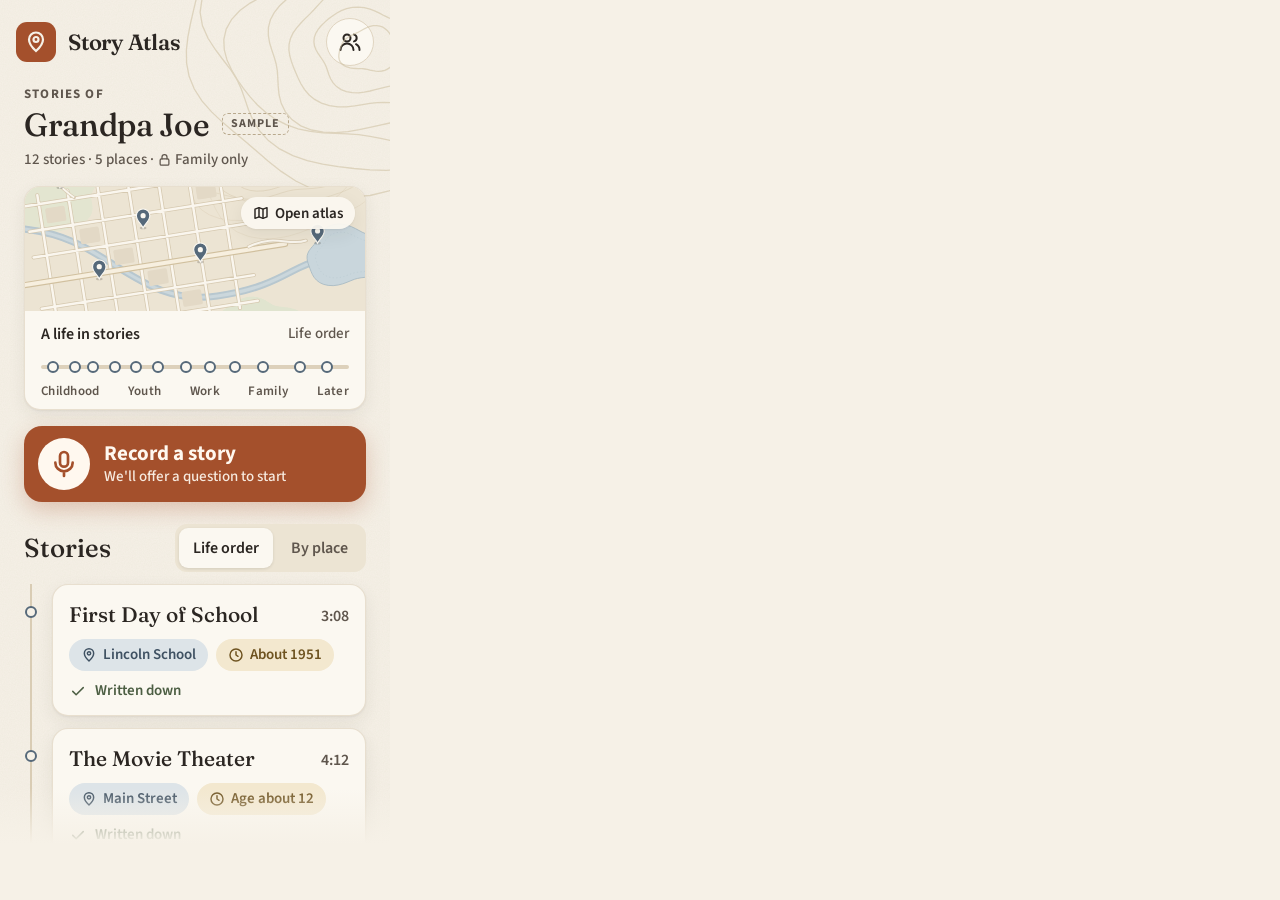
<file: design/html/01-home.html>
<!doctype html><html lang="en"><head><meta charset="utf-8"><title>Home</title><link rel="preconnect" href="https://fonts.googleapis.com"><link href="https://fonts.googleapis.com/css2?family=Fraunces:ital,opsz,wght@0,9..144,400;0,9..144,500;0,9..144,600;1,9..144,400&family=Source+Sans+3:wght@400;500;600;700&display=swap" rel="stylesheet">
<link rel="stylesheet" href="style.css"><style>html,body{width:390px;height:844px;overflow:hidden}</style></head><body><div class="screen paper-bg"><svg style="position:absolute;right:-90px;top:-60px;width:330px;height:300px;opacity:.55" viewBox="0 0 330 300"><path d="M250.3,110.0 L250.3,112.2 L249.8,114.3 L248.9,116.4 L247.7,118.4 L246.4,120.3 L245.0,122.2 L243.4,124.1 L241.7,125.9 L239.7,127.6 L237.4,129.1 L234.8,130.3 L231.9,131.0 L228.8,131.3 L225.7,131.1 L222.8,130.7 L220.0,130.1 L217.4,129.4 L214.9,129.0 L212.3,128.7 L209.5,128.6 L206.5,128.5 L203.3,128.3 L200.0,127.8 L196.9,127.0 L194.1,125.6 L191.8,123.8 L190.1,121.7 L189.2,119.4 L188.8,116.9 L188.9,114.5 L189.3,112.2 L189.8,110.0 L190.5,107.9 L191.2,105.8 L192.1,103.8 L193.2,101.9 L194.6,100.0 L196.4,98.4 L198.4,97.0 L200.6,95.8 L202.9,94.7 L205.1,93.7 L207.4,92.7 L209.5,91.5 L211.8,90.2 L214.3,88.8 L217.0,87.5 L220.0,86.4 L223.3,85.7 L226.6,85.6 L229.9,86.1 L232.9,87.2 L235.4,88.9 L237.5,90.8 L239.2,92.8 L240.6,94.9 L241.9,96.8 L243.2,98.6 L244.6,100.3 L246.1,102.1 L247.6,103.9 L248.9,105.8 L249.9,107.8Z" fill="none" stroke="#cdbf9f" stroke-width="1.3"/><path d="M278.3,110.0 L276.9,114.1 L275.3,118.0 L273.5,121.9 L271.7,125.7 L269.5,129.4 L266.9,132.9 L263.6,136.2 L259.8,139.1 L255.3,141.5 L250.5,143.4 L245.5,144.9 L240.4,146.1 L235.4,147.2 L230.4,148.4 L225.3,149.6 L220.0,151.0 L214.3,152.1 L208.4,152.8 L202.3,152.7 L196.4,151.7 L191.1,149.6 L186.6,146.6 L183.1,142.9 L180.6,138.8 L178.9,134.7 L177.6,130.8 L176.3,127.1 L174.8,123.7 L172.9,120.5 L170.6,117.2 L168.2,113.7 L166.1,110.0 L164.5,106.0 L163.9,101.8 L164.3,97.6 L165.7,93.5 L168.0,89.7 L170.9,86.0 L174.3,82.6 L178.0,79.3 L182.1,76.2 L186.5,73.2 L191.3,70.7 L196.6,68.7 L202.4,67.4 L208.3,67.1 L214.3,67.7 L220.0,69.1 L225.2,71.1 L229.9,73.4 L234.2,75.7 L238.3,77.7 L242.4,79.3 L246.9,80.5 L251.9,81.5 L257.3,82.7 L262.8,84.3 L268.0,86.5 L272.6,89.4 L276.1,93.0 L278.3,97.0 L279.3,101.4 L279.2,105.7Z" fill="none" stroke="#cdbf9f" stroke-width="1.3"/><path d="M302.5,110.0 L303.0,116.0 L303.0,122.1 L302.5,128.3 L301.4,134.7 L299.2,141.0 L295.7,147.0 L290.6,152.4 L284.0,156.9 L276.2,160.1 L267.5,162.0 L258.6,162.9 L249.9,162.9 L241.8,162.6 L234.2,162.4 L227.1,162.7 L220.0,163.4 L212.6,164.6 L204.8,165.9 L196.5,166.8 L187.9,166.8 L179.4,165.6 L171.5,163.1 L164.6,159.4 L158.9,154.7 L154.4,149.4 L150.9,143.8 L148.1,138.1 L145.7,132.5 L143.4,127.0 L141.4,121.4 L139.8,115.8 L138.9,110.0 L139.1,104.2 L140.5,98.4 L143.1,92.9 L146.7,87.8 L150.9,83.0 L155.4,78.4 L160.0,73.9 L164.4,69.3 L168.8,64.4 L173.7,59.2 L179.2,54.1 L185.7,49.4 L193.3,45.5 L201.8,43.0 L210.9,42.2 L220.0,43.2 L228.7,45.7 L236.5,49.4 L243.3,53.8 L249.3,58.2 L254.7,62.5 L260.0,66.2 L265.4,69.5 L271.2,72.5 L277.2,75.7 L283.2,79.1 L288.7,83.1 L293.5,87.7 L297.3,92.9 L299.9,98.4 L301.6,104.1Z" fill="none" stroke="#cdbf9f" stroke-width="1.3"/><path d="M335.1,110.0 L330.7,118.0 L325.3,125.3 L319.6,132.1 L314.1,138.5 L308.7,144.7 L303.5,150.8 L297.9,156.8 L291.7,162.4 L284.6,167.6 L276.7,172.0 L268.0,175.7 L258.8,178.5 L249.4,180.9 L239.8,183.0 L230.1,185.1 L220.0,187.4 L209.3,189.6 L197.8,191.6 L185.7,192.6 L173.4,192.2 L161.5,190.0 L150.8,185.8 L141.9,179.6 L135.4,171.9 L131.2,163.3 L129.0,154.5 L128.2,145.9 L127.8,137.9 L127.3,130.6 L126.1,123.7 L124.1,116.9 L121.8,110.0 L119.6,102.8 L118.3,95.2 L118.4,87.5 L120.4,79.8 L124.2,72.6 L129.6,65.8 L136.2,59.7 L143.5,54.0 L151.2,48.7 L159.4,43.6 L167.9,38.8 L177.1,34.3 L187.1,30.6 L197.7,28.0 L208.8,26.8 L220.0,27.4 L230.8,29.6 L240.9,33.1 L250.1,37.4 L258.5,41.9 L266.5,46.3 L274.6,50.2 L283.3,53.6 L292.6,56.9 L302.6,60.4 L312.6,64.7 L322.0,70.1 L329.8,76.7 L335.2,84.4 L337.9,92.8 L337.7,101.5Z" fill="none" stroke="#cdbf9f" stroke-width="1.3"/><path d="M347.9,110.0 L347.3,119.2 L346.6,128.4 L346.0,138.0 L345.4,148.0 L344.0,158.5 L341.1,169.2 L336.0,179.6 L328.1,189.1 L317.3,196.8 L304.2,202.2 L289.4,205.0 L274.1,205.4 L259.0,204.0 L244.9,201.5 L231.9,198.7 L220.0,196.3 L208.6,194.7 L197.2,193.8 L185.4,193.4 L173.1,192.8 L160.5,191.4 L148.0,188.8 L136.2,184.7 L125.4,179.2 L115.9,172.5 L107.5,165.0 L100.1,156.9 L93.4,148.3 L87.2,139.5 L81.7,130.1 L77.1,120.3 L74.3,110.0 L73.8,99.5 L76.2,89.1 L81.7,79.3 L89.9,70.6 L100.1,63.1 L111.5,57.0 L123.1,51.8 L134.0,47.1 L144.0,42.3 L153.2,36.8 L162.0,30.7 L171.3,23.9 L181.5,17.2 L193.1,11.2 L206.1,6.7 L220.0,4.4 L234.2,4.5 L248.0,7.1 L260.8,11.6 L272.4,17.5 L282.9,24.0 L292.4,30.7 L301.5,37.4 L310.3,44.0 L318.9,50.6 L327.2,57.6 L334.5,65.2 L340.5,73.5 L344.7,82.3 L347.2,91.5 L348.1,100.8Z" fill="none" stroke="#cdbf9f" stroke-width="1.3"/><path d="M388.2,110.0 L381.0,121.6 L372.4,132.2 L363.7,141.9 L355.8,151.1 L349.0,160.4 L343.1,170.1 L337.3,180.4 L330.6,190.9 L322.3,201.2 L311.9,210.5 L299.2,218.4 L284.7,224.2 L269.0,228.0 L252.6,229.9 L236.2,230.3 L220.0,229.8 L204.0,228.5 L188.2,226.7 L172.6,224.2 L157.3,220.7 L142.8,215.6 L129.6,208.9 L118.4,200.6 L109.5,190.8 L103.0,180.2 L98.4,169.4 L94.8,158.9 L91.3,149.0 L86.9,139.5 L81.0,130.2 L73.6,120.5 L65.6,110.0 L58.0,98.3 L52.4,85.6 L50.1,72.3 L52.0,59.1 L58.3,46.8 L68.6,36.0 L82.0,27.2 L97.4,20.3 L113.5,15.1 L129.6,11.0 L145.2,7.6 L160.3,4.6 L175.1,1.8 L189.9,-0.6 L204.9,-2.0 L220.0,-2.3 L235.0,-1.0 L249.5,1.7 L263.3,5.7 L276.4,10.5 L289.1,15.5 L301.7,20.6 L314.9,25.5 L328.7,30.5 L343.2,36.1 L357.7,42.7 L371.1,50.9 L382.2,60.9 L389.9,72.3 L393.5,84.8 L392.7,97.6Z" fill="none" stroke="#cdbf9f" stroke-width="1.3"/><path d="M419.7,110.0 L419.9,124.4 L416.9,138.6 L410.3,152.2 L400.1,164.5 L386.8,175.2 L371.4,184.0 L355.3,191.2 L339.5,197.3 L324.7,203.3 L311.1,209.7 L298.4,217.2 L285.6,225.8 L271.8,234.9 L256.4,243.6 L239.0,250.9 L220.0,255.5 L200.2,256.8 L180.7,254.6 L162.3,249.0 L145.8,241.0 L131.2,231.4 L118.3,221.2 L106.5,211.1 L95.1,201.3 L83.7,191.8 L72.4,182.1 L61.6,171.9 L51.9,160.9 L44.3,149.0 L39.1,136.3 L36.6,123.2 L36.4,110.0 L37.9,96.9 L40.4,83.9 L43.4,70.8 L46.6,57.5 L50.5,43.7 L55.7,29.7 L63.2,15.9 L73.8,3.1 L87.8,-7.8 L105.0,-15.9 L124.6,-20.6 L145.3,-21.9 L166.0,-20.2 L185.5,-16.6 L203.5,-12.2 L220.0,-8.2 L235.5,-5.3 L250.9,-3.7 L267.0,-3.2 L284.1,-3.1 L302.2,-2.4 L320.7,-0.2 L338.8,4.1 L355.5,10.9 L370.2,19.9 L382.5,30.6 L392.5,42.6 L400.6,55.3 L407.3,68.5 L412.8,82.0 L417.1,95.8Z" fill="none" stroke="#cdbf9f" stroke-width="1.3"/></svg>
<header class="appbar"><div class="logo"><svg viewBox="0 0 24 24"><path d="M12 21s-7-6.2-7-11.5A7 7 0 0 1 19 9.5C19 14.8 12 21 12 21z"/><circle cx="12" cy="9.5" r="2.5"/></svg></div><span class="wordmark grow">Story Atlas</span><button class="icon-btn outline" aria-label="Family and sharing"><svg class="ico " viewBox="0 0 24 24" aria-hidden="true"><circle cx="9" cy="8" r="3.5"/><path d="M2.5 20a6.5 6.5 0 0 1 13 0M16 4.6a3.5 3.5 0 0 1 0 6.8M18 14.2a6.5 6.5 0 0 1 3.5 5.8"/></svg></button></header>
<section class="pad" style="margin-top:14px;position:relative">
 <div class="t-over">Stories of</div>
 <h1 class="t-h1" style="margin-top:4px">Grandpa Joe <span class="sample" style="margin-left:6px;position:relative;top:-4px">Sample</span></h1>
 <p class="t-caption" style="margin-top:6px">12 stories · 5 places · <svg class="ico sm" style="vertical-align:-3px;width:15px;height:15px" viewBox="0 0 24 24" aria-hidden="true"><rect x="5" y="11" width="14" height="10" rx="2"/><path d="M8 11V8a4 4 0 0 1 8 0v3"/></svg> Family only</p>
</section>
<section class="pad" style="margin-top:16px"><div class="card" style="overflow:hidden">
 <div class="map" style="height:124px"><svg class="mapsvg " viewBox="40 140 760 330" preserveAspectRatio="xMidYMid slice" xmlns="http://www.w3.org/2000/svg"><rect x="-400" y="-300" width="1600" height="1200" fill="#ece4d3"/><path d="M662.2,470.0 L658.1,475.9 L653.2,481.3 L648.1,486.3 L643.1,491.0 L638.1,495.5 L632.9,499.8 L627.2,503.7 L620.6,507.0 L613.2,509.6 L605.2,511.4 L597.1,512.4 L589.1,513.0 L581.6,513.6 L574.5,514.6 L567.5,516.3 L560.0,518.8 L551.7,521.8 L542.1,524.9 L531.6,527.3 L520.4,528.4 L509.4,527.8 L499.6,525.2 L491.7,520.8 L486.2,515.1 L483.1,508.5 L481.9,501.9 L481.8,495.5 L481.9,489.8 L481.5,484.6 L480.2,479.7 L478.2,474.9 L475.8,470.0 L473.9,464.8 L473.2,459.4 L474.0,454.1 L476.5,448.9 L480.6,444.1 L485.8,439.7 L491.5,435.7 L497.5,431.8 L503.5,427.9 L509.6,423.9 L516.2,419.9 L523.6,416.3 L531.9,413.3 L541.0,411.5 L550.5,411.3 L560.0,412.6 L568.8,415.4 L576.6,419.1 L583.2,423.2 L589.2,427.0 L594.9,430.0 L601.3,432.2 L608.8,433.7 L617.7,434.7 L627.7,436.0 L638.1,438.1 L648.0,441.3 L656.2,445.7 L661.9,451.1 L664.7,457.3 L664.6,463.7Z" fill="#e0e4cf"/><path d="M189.8,180.0 L188.2,186.5 L188.3,193.0 L189.4,200.1 L190.6,207.8 L191.0,216.0 L189.5,224.3 L185.7,232.3 L179.5,239.6 L171.2,246.0 L161.4,251.2 L150.6,255.6 L139.3,259.3 L127.5,262.5 L115.4,265.3 L102.9,267.4 L90.0,268.6 L77.0,268.3 L64.2,266.3 L52.5,262.4 L42.3,256.8 L34.0,249.9 L27.5,242.3 L22.5,234.9 L18.0,228.0 L13.1,222.1 L7.0,217.0 L-0.6,212.3 L-9.7,207.5 L-19.5,202.1 L-28.7,195.7 L-36.3,188.3 L-40.9,180.0 L-42.1,171.3 L-39.8,162.8 L-34.4,154.9 L-26.8,147.7 L-18.1,141.5 L-9.2,135.8 L-0.5,130.5 L7.9,125.2 L16.1,120.0 L24.7,114.9 L34.0,110.2 L44.2,106.3 L55.2,103.5 L66.8,102.1 L78.4,101.8 L90.0,102.4 L101.3,103.4 L112.5,104.5 L124.0,105.4 L135.9,106.1 L148.5,107.1 L161.5,108.7 L174.2,111.6 L185.8,116.1 L195.2,122.4 L201.6,130.3 L204.5,139.2 L204.3,148.4 L201.4,157.5 L197.3,165.8 L193.1,173.2Z" fill="#e3e5d0"/><path d="M305.8,560.0 L309.8,567.9 L310.4,576.0 L306.7,583.8 L298.8,590.8 L287.2,596.7 L273.1,601.1 L257.8,604.2 L242.8,606.4 L229.0,608.2 L217.0,610.1 L206.3,612.7 L196.5,616.1 L186.5,620.1 L175.6,624.4 L163.4,628.2 L150.0,631.1 L135.7,632.4 L121.3,632.1 L107.4,630.2 L94.5,627.0 L82.6,623.1 L71.5,618.7 L61.1,614.2 L50.9,609.5 L41.0,604.7 L31.7,599.5 L23.6,593.8 L17.5,587.4 L13.9,580.6 L13.0,573.6 L14.6,566.7 L17.9,560.0 L21.9,553.7 L25.6,547.6 L28.3,541.5 L29.8,535.1 L30.6,528.1 L31.7,520.5 L34.2,512.5 L39.2,504.6 L47.5,497.6 L59.1,492.0 L73.3,488.3 L89.3,486.8 L105.9,487.2 L121.8,489.2 L136.6,492.0 L150.0,495.0 L162.3,497.7 L173.9,499.9 L185.5,501.5 L197.3,502.9 L209.4,504.4 L221.4,506.6 L232.8,509.5 L243.3,513.3 L252.7,517.9 L261.0,522.9 L268.7,528.3 L276.3,533.8 L284.0,539.7 L291.9,545.9 L299.5,552.6Z" fill="#e0e4cf"/><path d="M659.5,90.0 L657.4,93.2 L655.1,96.2 L653.1,99.1 L651.2,102.0 L649.5,105.0 L647.7,108.1 L645.4,111.1 L642.5,114.1 L638.8,116.8 L634.3,119.1 L629.3,121.0 L623.7,122.5 L618.0,123.6 L612.1,124.4 L606.1,125.0 L600.0,125.4 L593.8,125.5 L587.6,125.4 L581.4,124.7 L575.5,123.5 L570.2,121.6 L565.6,119.1 L562.0,116.2 L559.3,113.1 L557.3,109.9 L555.7,106.8 L554.1,103.9 L552.2,101.2 L549.9,98.6 L547.0,96.0 L544.0,93.1 L541.1,90.0 L538.9,86.6 L537.7,83.0 L537.9,79.3 L539.4,75.8 L542.3,72.5 L546.1,69.6 L550.6,67.0 L555.5,64.8 L560.6,62.8 L565.8,61.0 L571.1,59.4 L576.6,58.0 L582.3,56.9 L588.2,56.3 L594.1,56.1 L600.0,56.5 L605.7,57.3 L611.1,58.5 L616.1,59.8 L621.1,61.2 L626.0,62.4 L631.1,63.6 L636.5,64.8 L642.0,66.2 L647.6,67.9 L652.7,70.0 L657.0,72.7 L660.1,75.9 L661.9,79.4 L662.2,83.0 L661.3,86.6Z" fill="none" stroke="#c8b998" stroke-width="1.3" opacity="0.75"/><path d="M689.0,90.0 L685.5,95.0 L682.4,99.8 L679.9,104.4 L677.7,109.2 L675.5,114.0 L672.7,118.9 L669.1,123.8 L664.3,128.3 L658.4,132.4 L651.5,135.9 L644.0,139.0 L636.0,141.7 L627.6,144.2 L618.9,146.5 L609.7,148.6 L600.0,150.4 L589.8,151.4 L579.5,151.5 L569.3,150.3 L559.8,147.8 L551.6,144.0 L544.9,139.1 L539.8,133.7 L536.1,128.0 L533.3,122.6 L530.6,117.6 L527.6,113.1 L523.8,108.8 L519.3,104.6 L514.4,100.1 L509.8,95.3 L506.0,90.0 L503.9,84.4 L503.7,78.6 L505.6,72.9 L509.2,67.6 L514.3,62.7 L520.3,58.3 L526.7,54.2 L533.4,50.3 L540.3,46.7 L547.5,43.2 L555.2,40.0 L563.4,37.4 L572.3,35.6 L581.5,34.6 L590.8,34.6 L600.0,35.4 L608.8,36.7 L617.3,38.3 L625.5,39.8 L633.9,41.2 L642.7,42.4 L651.9,43.7 L661.6,45.3 L671.2,47.6 L680.1,50.8 L687.6,55.1 L693.1,60.4 L696.1,66.3 L696.8,72.5 L695.3,78.7 L692.5,84.6Z" fill="none" stroke="#c8b998" stroke-width="1.3" opacity="0.68"/><path d="M728.9,90.0 L726.8,97.6 L724.4,105.1 L721.5,112.5 L717.7,119.7 L712.7,126.7 L706.0,133.2 L697.6,138.8 L687.8,143.5 L677.0,147.2 L665.8,150.0 L654.7,152.4 L644.0,154.8 L633.7,157.6 L623.2,161.1 L612.1,165.1 L600.0,169.2 L586.6,172.8 L572.2,175.2 L557.3,175.7 L542.9,173.9 L530.0,169.9 L519.1,163.8 L510.7,156.3 L504.8,148.0 L500.6,139.7 L497.6,131.7 L494.9,124.2 L492.0,117.3 L488.8,110.6 L485.6,103.9 L482.8,97.0 L481.0,90.0 L480.6,82.8 L482.0,75.7 L484.8,68.7 L488.8,61.9 L493.5,55.3 L498.5,48.7 L503.7,41.8 L509.3,34.7 L515.8,27.5 L523.7,20.4 L533.3,14.0 L544.9,8.9 L558.0,5.6 L572.1,4.5 L586.3,5.5 L600.0,8.3 L612.5,12.4 L623.8,17.0 L634.2,21.4 L644.1,25.2 L654.1,28.3 L664.9,30.8 L676.4,33.3 L688.3,36.2 L700.0,40.0 L710.6,45.0 L719.3,51.1 L725.6,58.3 L729.3,66.1 L730.7,74.2 L730.4,82.2Z" fill="none" stroke="#c8b998" stroke-width="1.3" opacity="0.61"/><path d="M757.8,90.0 L759.2,99.7 L760.3,109.7 L760.4,120.0 L758.4,130.5 L753.6,140.7 L745.3,149.9 L733.5,157.7 L719.0,163.5 L702.7,167.3 L685.9,169.4 L669.7,170.5 L654.6,171.4 L640.7,172.9 L627.6,175.5 L614.3,179.4 L600.0,184.0 L584.3,188.7 L567.0,192.3 L548.8,194.1 L530.6,193.4 L513.5,189.9 L498.3,184.0 L485.5,176.1 L475.3,167.0 L467.1,157.3 L460.5,147.6 L454.8,137.9 L449.8,128.4 L445.7,118.9 L443.0,109.3 L442.1,99.6 L443.7,90.0 L447.8,80.7 L454.2,72.1 L462.0,64.2 L470.2,56.8 L477.9,49.7 L484.5,42.3 L489.9,34.2 L494.9,25.1 L500.3,15.0 L507.4,4.5 L517.1,-5.7 L529.8,-14.6 L545.4,-21.1 L563.1,-24.5 L581.7,-24.8 L600.0,-22.1 L617.1,-17.2 L632.5,-11.0 L646.4,-4.5 L659.2,1.8 L671.6,7.4 L684.0,12.4 L696.7,17.3 L709.4,22.5 L721.4,28.5 L732.1,35.5 L740.8,43.5 L747.3,52.3 L751.6,61.6 L754.4,71.0 L756.2,80.5Z" fill="none" stroke="#c8b998" stroke-width="1.3" opacity="0.54"/><path d="M784.5,90.0 L795.0,102.0 L802.0,115.0 L804.1,128.5 L800.4,141.7 L791.3,153.6 L777.7,163.9 L761.3,172.4 L743.6,179.4 L725.7,185.4 L708.3,190.9 L691.3,196.3 L674.2,201.5 L656.7,206.3 L638.4,210.1 L619.3,212.2 L600.0,212.3 L581.0,210.3 L562.8,206.5 L545.6,201.7 L529.1,196.5 L512.8,191.5 L495.9,186.9 L477.9,182.6 L458.9,177.8 L439.5,172.0 L421.2,164.4 L405.7,154.6 L394.9,142.9 L390.0,129.7 L391.2,115.8 L397.9,102.4 L408.4,90.0 L420.7,79.0 L432.5,69.3 L442.4,60.2 L449.6,51.2 L454.4,41.6 L458.0,30.9 L461.8,19.4 L467.4,7.5 L476.0,-4.1 L487.9,-14.5 L502.9,-23.1 L520.3,-29.8 L539.3,-34.6 L559.1,-37.9 L579.4,-40.1 L600.0,-41.7 L621.0,-42.4 L642.2,-42.1 L663.4,-40.1 L683.8,-36.0 L702.3,-29.2 L717.8,-19.8 L729.5,-8.2 L737.1,4.7 L741.2,17.9 L743.1,30.5 L744.7,41.9 L747.6,51.9 L753.2,61.1 L761.8,70.0 L772.8,79.4Z" fill="none" stroke="#c8b998" stroke-width="1.3" opacity="0.47"/><path d="M856.3,90.0 L840.4,104.8 L822.5,117.7 L805.0,128.9 L789.5,139.1 L776.6,149.1 L765.7,159.3 L755.7,170.0 L745.2,180.9 L732.9,191.4 L718.3,200.9 L701.4,208.8 L682.7,215.0 L662.9,219.8 L642.5,223.8 L621.7,227.6 L600.0,231.6 L577.1,235.7 L552.6,239.2 L526.7,241.3 L500.2,240.8 L474.7,236.8 L452.0,228.7 L433.8,216.8 L421.2,202.0 L414.1,185.5 L411.5,168.9 L411.4,153.1 L411.4,138.9 L409.5,126.2 L404.5,114.3 L396.3,102.6 L386.2,90.0 L376.2,76.2 L368.8,61.2 L366.1,45.6 L369.3,30.2 L378.8,16.0 L393.5,3.6 L411.9,-6.6 L432.3,-15.0 L453.3,-21.9 L473.9,-28.2 L494.1,-34.1 L514.1,-39.8 L534.6,-44.9 L555.9,-48.8 L577.9,-50.7 L600.0,-50.1 L621.5,-46.9 L641.8,-41.6 L660.6,-35.0 L678.3,-28.3 L695.8,-22.2 L714.4,-17.2 L735.3,-13.2 L758.8,-9.4 L784.5,-4.8 L810.6,1.9 L834.9,11.4 L854.5,24.0 L867.1,39.3 L871.4,56.2 L867.4,73.5Z" fill="none" stroke="#c8b998" stroke-width="1.3" opacity="0.40"/><path d="M839.1,90.0 L836.7,104.7 L836.1,119.5 L835.7,135.0 L833.6,150.9 L828.3,166.7 L818.7,181.9 L804.8,195.7 L787.4,207.9 L767.8,218.6 L747.1,228.4 L725.8,238.0 L704.0,247.9 L681.1,258.1 L656.3,267.9 L629.2,276.2 L600.0,281.4 L569.9,282.1 L540.7,277.3 L514.6,267.1 L493.1,252.2 L477.1,234.5 L466.1,216.0 L458.4,198.5 L451.4,183.4 L442.6,171.2 L429.9,161.5 L412.6,153.0 L391.5,144.3 L368.7,134.1 L346.9,121.7 L329.1,106.8 L317.3,90.0 L312.6,72.2 L314.8,54.3 L322.5,37.1 L334.1,20.8 L348.0,5.3 L363.1,-9.5 L379.3,-23.9 L397.0,-37.6 L417.1,-50.2 L440.0,-60.6 L465.8,-67.8 L493.7,-71.3 L522.4,-70.8 L550.4,-66.9 L576.4,-60.9 L600.0,-54.5 L621.8,-49.2 L643.1,-46.1 L665.5,-45.7 L690.3,-47.1 L718.2,-49.1 L748.4,-49.7 L779.1,-47.2 L807.7,-40.6 L831.5,-29.4 L848.4,-14.3 L857.5,3.5 L859.5,22.4 L856.2,41.1 L850.1,58.7 L843.8,74.9Z" fill="none" stroke="#c8b998" stroke-width="1.3" opacity="0.33"/><path d="M112.6,560.0 L113.8,562.8 L113.9,565.7 L112.9,568.5 L110.9,571.0 L108.0,573.2 L104.7,575.1 L101.1,576.6 L97.6,578.0 L94.2,579.2 L90.9,580.4 L87.7,581.5 L84.4,582.6 L80.9,583.4 L77.4,584.0 L73.7,584.3 L70.0,584.2 L66.4,583.8 L62.9,583.3 L59.4,582.8 L55.8,582.3 L52.0,581.9 L47.9,581.5 L43.5,581.0 L39.1,580.1 L34.9,578.7 L31.2,576.8 L28.5,574.4 L26.9,571.6 L26.5,568.6 L27.2,565.5 L28.8,562.6 L30.8,560.0 L32.8,557.6 L34.7,555.4 L36.1,553.3 L37.3,551.2 L38.2,549.0 L39.3,546.7 L40.7,544.4 L42.6,542.2 L45.1,540.3 L48.0,538.6 L51.3,537.3 L54.9,536.3 L58.5,535.4 L62.2,534.6 L66.0,533.9 L70.0,533.3 L74.1,532.9 L78.3,532.8 L82.5,533.1 L86.5,534.1 L90.1,535.5 L93.1,537.5 L95.5,539.8 L97.3,542.3 L98.7,544.7 L100.0,547.0 L101.5,549.0 L103.4,551.0 L105.7,553.0 L108.2,555.1 L110.6,557.4Z" fill="none" stroke="#c8b998" stroke-width="1.2" opacity="0.70"/><path d="M149.0,560.0 L149.9,565.2 L148.6,570.3 L145.5,575.1 L140.9,579.3 L135.4,583.0 L129.5,586.1 L123.7,588.9 L118.0,591.5 L112.4,594.0 L106.9,596.3 L101.2,598.4 L95.2,600.0 L89.0,601.2 L82.6,601.7 L76.3,601.7 L70.0,601.3 L63.9,600.8 L57.8,600.3 L51.5,600.0 L44.8,599.9 L37.6,599.8 L29.9,599.5 L21.9,598.5 L14.3,596.6 L7.5,593.7 L2.2,589.8 L-1.1,585.0 L-2.5,579.7 L-2.1,574.4 L-0.5,569.2 L1.9,564.4 L4.2,560.0 L6.2,555.9 L7.6,551.8 L8.6,547.8 L9.5,543.5 L10.8,539.2 L12.9,534.9 L16.0,530.9 L20.1,527.2 L25.2,524.1 L31.0,521.6 L37.1,519.5 L43.4,517.8 L49.8,516.2 L56.3,514.7 L63.0,513.4 L70.0,512.5 L77.2,512.1 L84.4,512.5 L91.3,513.9 L97.6,516.3 L103.0,519.4 L107.5,523.2 L111.2,527.0 L114.4,530.8 L117.7,534.3 L121.4,537.4 L125.9,540.4 L131.0,543.4 L136.5,546.7 L141.8,550.6 L146.2,555.1Z" fill="none" stroke="#c8b998" stroke-width="1.2" opacity="0.60"/><path d="M158.9,560.0 L155.4,565.6 L152.9,570.9 L151.7,576.3 L151.2,582.2 L150.8,588.5 L149.9,595.2 L147.5,602.0 L143.4,608.4 L137.4,614.2 L129.8,619.0 L120.9,622.8 L111.2,625.7 L101.2,627.8 L90.9,629.4 L80.5,630.5 L70.0,631.1 L59.4,631.1 L48.9,630.2 L38.7,628.0 L29.5,624.6 L21.5,619.9 L15.0,614.3 L10.2,608.1 L6.5,601.9 L3.4,596.1 L0.1,590.8 L-3.9,586.1 L-9.2,581.6 L-15.5,577.1 L-22.4,572.1 L-29.1,566.4 L-34.5,560.0 L-37.8,553.0 L-38.4,545.8 L-36.1,538.8 L-31.2,532.3 L-24.5,526.7 L-16.6,521.8 L-8.3,517.6 L-0.1,513.7 L7.9,510.1 L15.8,506.4 L23.7,502.9 L32.1,499.6 L41.0,497.0 L50.5,495.2 L60.2,494.5 L70.0,494.8 L79.6,495.9 L88.8,497.5 L97.9,499.3 L107.0,501.1 L116.3,502.8 L126.1,504.6 L136.0,506.9 L145.8,510.0 L154.8,514.1 L162.1,519.4 L167.1,525.8 L169.4,532.8 L169.1,540.2 L166.7,547.3 L162.9,554.0Z" fill="none" stroke="#c8b998" stroke-width="1.2" opacity="0.50"/><path d="M190.4,560.0 L184.8,567.5 L180.1,574.5 L176.8,581.4 L174.8,588.7 L173.4,596.6 L171.7,605.0 L168.8,613.6 L163.9,622.1 L156.6,629.8 L147.2,636.4 L136.0,641.6 L123.5,645.5 L110.5,648.3 L97.1,650.2 L83.6,651.5 L70.0,652.2 L56.3,652.2 L42.6,651.3 L29.2,648.9 L16.8,645.0 L5.9,639.4 L-3.0,632.3 L-9.7,624.3 L-14.5,615.9 L-18.0,607.8 L-21.2,600.3 L-25.1,593.6 L-30.4,587.5 L-37.3,581.5 L-45.5,575.2 L-54.1,568.1 L-61.8,560.0 L-67.4,551.0 L-69.8,541.6 L-68.5,532.2 L-63.7,523.4 L-55.8,515.5 L-45.9,508.8 L-34.9,503.0 L-23.6,498.1 L-12.5,493.5 L-1.6,489.1 L9.3,484.9 L20.5,481.0 L32.3,477.8 L44.6,475.5 L57.3,474.6 L70.0,475.0 L82.4,476.7 L94.3,479.2 L105.7,482.0 L117.0,484.9 L128.5,487.6 L140.4,490.3 L153.0,493.1 L165.7,496.7 L177.9,501.4 L188.5,507.6 L196.6,515.2 L201.4,524.0 L202.6,533.4 L200.5,542.8 L196.1,551.8Z" fill="none" stroke="#c8b998" stroke-width="1.2" opacity="0.40"/><path d="M211.3,560.0 L207.9,569.0 L206.0,577.9 L204.9,587.1 L203.8,596.7 L201.7,606.6 L197.7,616.5 L191.3,626.0 L182.7,634.6 L172.0,642.4 L160.0,649.2 L147.0,655.4 L133.2,661.1 L118.8,666.6 L103.5,671.7 L87.2,676.0 L70.0,678.9 L52.2,679.8 L34.6,678.0 L18.1,673.4 L3.6,666.1 L-8.2,656.9 L-17.3,646.5 L-24.2,636.0 L-29.9,626.2 L-35.6,617.4 L-42.3,609.7 L-50.8,602.8 L-60.9,595.9 L-71.9,588.5 L-82.5,580.1 L-91.4,570.5 L-97.2,560.0 L-99.2,549.0 L-97.4,537.9 L-92.1,527.4 L-84.2,517.7 L-74.7,508.7 L-64.6,500.4 L-54.1,492.5 L-43.5,484.8 L-32.3,477.5 L-20.1,470.6 L-6.8,464.8 L7.7,460.4 L23.2,457.8 L39.1,456.9 L54.8,457.6 L70.0,459.3 L84.7,461.3 L99.1,463.1 L113.8,464.4 L129.3,465.2 L145.8,466.1 L163.1,467.7 L180.4,470.9 L196.6,476.1 L210.2,483.8 L220.2,493.5 L225.9,504.8 L227.4,516.8 L225.3,528.8 L221.0,540.1 L215.9,550.5Z" fill="none" stroke="#c8b998" stroke-width="1.2" opacity="0.30"/><path d="M17.3,60.0 L15.9,64.4 L13.2,68.5 L9.6,72.0 L5.4,75.0 L1.3,77.6 L-2.6,80.0 L-5.8,82.4 L-8.7,85.1 L-11.3,88.0 L-14.0,91.1 L-17.1,94.3 L-20.7,97.2 L-25.0,99.5 L-29.8,101.1 L-34.9,101.8 L-40.0,101.7 L-45.0,100.9 L-49.9,99.7 L-54.5,98.3 L-59.0,96.8 L-63.5,95.1 L-67.8,93.3 L-72.0,91.2 L-75.8,88.6 L-79.0,85.6 L-81.4,82.1 L-83.0,78.4 L-83.9,74.6 L-84.4,70.8 L-84.6,67.1 L-85.0,63.5 L-85.8,60.0 L-87.0,56.3 L-88.4,52.3 L-89.6,48.0 L-90.2,43.4 L-89.8,38.7 L-88.1,34.3 L-85.0,30.5 L-80.7,27.5 L-75.5,25.4 L-69.8,24.3 L-64.1,23.9 L-58.7,24.0 L-53.6,24.2 L-48.9,24.3 L-44.4,24.3 L-40.0,24.1 L-35.6,24.0 L-31.1,24.0 L-26.5,24.5 L-22.1,25.4 L-17.9,26.9 L-13.9,28.7 L-10.1,30.8 L-6.3,33.1 L-2.6,35.4 L1.3,37.9 L5.3,40.6 L9.3,43.7 L12.8,47.2 L15.6,51.2 L17.2,55.5Z" fill="none" stroke="#c8b998" stroke-width="1.2" opacity="0.60"/><path d="M39.9,60.0 L40.3,66.2 L39.6,72.4 L37.8,78.4 L34.8,84.2 L30.7,89.5 L26.0,94.4 L20.8,99.0 L15.6,103.4 L10.3,107.9 L5.0,112.5 L-0.8,117.2 L-7.2,121.7 L-14.5,125.6 L-22.6,128.3 L-31.2,129.4 L-40.0,128.8 L-48.4,126.5 L-56.0,122.9 L-62.7,118.4 L-68.5,113.7 L-73.8,109.4 L-79.1,105.7 L-84.8,102.6 L-91.3,100.0 L-98.4,97.4 L-106.0,94.4 L-113.3,90.6 L-119.9,85.8 L-125.1,80.1 L-128.5,73.7 L-130.0,66.9 L-129.9,60.0 L-128.5,53.2 L-126.1,46.6 L-123.3,40.3 L-119.9,34.2 L-116.1,28.3 L-111.6,22.7 L-106.1,17.6 L-99.7,13.4 L-92.4,10.2 L-84.4,8.1 L-76.2,7.1 L-68.2,6.9 L-60.6,7.1 L-53.5,7.1 L-46.7,6.6 L-40.0,5.4 L-32.9,3.4 L-25.0,1.2 L-16.4,-0.8 L-7.1,-2.0 L2.3,-1.8 L11.2,0.2 L19.1,3.8 L25.3,9.0 L29.9,15.2 L33.0,21.9 L34.8,28.8 L36.0,35.4 L37.0,41.8 L38.0,47.9 L39.1,53.9Z" fill="none" stroke="#c8b998" stroke-width="1.2" opacity="0.50"/><path d="M73.9,60.0 L76.3,68.8 L78.3,78.2 L79.4,88.0 L78.8,98.0 L75.7,107.8 L69.9,116.7 L61.2,124.1 L50.1,129.5 L37.4,132.8 L24.2,134.1 L11.3,134.1 L-0.6,133.4 L-11.4,132.8 L-21.2,133.0 L-30.5,134.2 L-40.0,136.2 L-50.0,138.7 L-60.8,140.9 L-72.2,142.0 L-83.8,141.7 L-95.1,139.5 L-105.5,135.7 L-114.9,130.4 L-123.2,124.2 L-130.5,117.4 L-137.3,110.2 L-143.7,102.8 L-149.6,95.0 L-154.8,86.9 L-158.7,78.2 L-160.8,69.2 L-160.6,60.0 L-157.9,51.0 L-153.1,42.6 L-146.6,35.0 L-139.4,28.2 L-132.2,22.0 L-125.6,15.8 L-119.9,9.4 L-114.7,2.3 L-109.6,-5.4 L-103.7,-13.6 L-96.5,-21.6 L-87.5,-28.6 L-76.8,-33.8 L-64.9,-36.6 L-52.4,-36.9 L-40.0,-34.8 L-28.4,-30.8 L-17.9,-25.8 L-8.4,-20.3 L0.3,-15.1 L8.7,-10.4 L17.2,-6.1 L25.8,-1.9 L34.5,2.5 L42.8,7.5 L50.4,13.4 L56.8,20.0 L61.9,27.4 L65.8,35.2 L68.9,43.3 L71.4,51.5Z" fill="none" stroke="#c8b998" stroke-width="1.2" opacity="0.40"/><path d="M107.1,60.0 L100.3,70.6 L93.3,80.3 L87.1,89.6 L81.8,98.7 L77.4,108.1 L73.0,117.9 L67.9,127.9 L61.4,137.8 L52.9,146.9 L42.5,154.8 L30.5,161.2 L17.4,166.2 L3.5,170.0 L-10.7,173.1 L-25.2,175.6 L-40.0,177.7 L-55.3,179.2 L-71.0,179.6 L-86.8,178.4 L-102.0,174.9 L-115.8,168.8 L-127.3,160.2 L-136.0,149.7 L-141.7,138.0 L-145.0,126.1 L-146.8,114.7 L-148.4,104.4 L-150.9,95.2 L-155.2,86.8 L-161.3,78.5 L-168.9,69.7 L-176.9,60.0 L-183.8,49.1 L-188.3,37.4 L-189.6,25.2 L-187.1,13.2 L-181.2,2.1 L-172.4,-7.9 L-161.7,-16.6 L-149.9,-24.3 L-137.5,-31.2 L-124.9,-37.4 L-111.9,-43.2 L-98.4,-48.2 L-84.3,-52.0 L-69.6,-54.2 L-54.7,-54.4 L-40.0,-52.5 L-26.0,-48.7 L-13.1,-43.7 L-1.2,-38.1 L10.1,-32.7 L21.3,-28.0 L33.2,-24.0 L46.1,-20.4 L60.0,-16.7 L74.4,-12.0 L88.2,-5.7 L100.2,2.5 L109.2,12.6 L114.3,24.1 L115.2,36.3 L112.5,48.5Z" fill="none" stroke="#c8b998" stroke-width="1.2" opacity="0.30"/><path d="M-300,300 C-100,250 40,240 150,290 S330,430 470,410 S640,340 700,330" fill="none" stroke="#b7c7cf" stroke-width="16" stroke-linecap="round"/><path d="M-300,300 C-100,250 40,240 150,290 S330,430 470,410 S640,340 700,330" fill="none" stroke="#cbd7dc" stroke-width="7" stroke-linecap="round"/><path d="M855.0,320.0 L854.8,326.1 L854.3,332.2 L853.3,338.5 L851.4,344.7 L847.9,350.7 L842.7,356.1 L835.8,360.6 L827.4,364.0 L818.2,366.3 L808.7,367.6 L799.7,368.4 L791.3,369.3 L783.5,370.7 L776.1,372.8 L768.4,375.8 L760.0,379.3 L750.5,382.8 L740.0,385.5 L728.9,386.9 L717.8,386.4 L707.5,384.1 L698.6,380.0 L691.5,374.5 L686.1,368.2 L682.2,361.6 L679.4,355.2 L677.0,348.9 L674.9,343.0 L672.9,337.2 L671.3,331.5 L670.5,325.8 L670.7,320.0 L672.3,314.4 L675.0,309.0 L678.7,303.9 L682.8,299.1 L686.8,294.5 L690.4,289.7 L693.6,284.4 L696.6,278.7 L700.1,272.4 L704.6,265.9 L710.6,259.7 L718.4,254.5 L727.8,250.8 L738.4,249.1 L749.3,249.4 L760.0,251.6 L769.8,255.1 L778.5,259.3 L786.3,263.5 L793.4,267.3 L800.6,270.5 L808.0,273.1 L815.9,275.6 L824.0,278.2 L832.1,281.4 L839.4,285.4 L845.5,290.2 L850.0,295.7 L852.9,301.6 L854.4,307.7 L855.0,313.9Z" fill="#c9d6dc" stroke="#a9bbc4" stroke-width="2"/><path d="M835.0,320.0 L834.9,324.5 L834.5,329.1 L833.7,333.7 L832.1,338.3 L829.4,342.8 L825.3,346.8 L819.9,350.1 L813.2,352.7 L805.9,354.3 L798.5,355.3 L791.3,355.9 L784.7,356.6 L778.6,357.6 L772.7,359.2 L766.6,361.4 L760.0,364.0 L752.5,366.6 L744.2,368.6 L735.5,369.6 L726.7,369.3 L718.6,367.5 L711.5,364.5 L705.9,360.4 L701.7,355.8 L698.6,350.9 L696.3,346.1 L694.5,341.5 L692.8,337.1 L691.2,332.8 L690.0,328.5 L689.3,324.3 L689.5,320.0 L690.7,315.8 L692.9,311.8 L695.8,308.1 L699.1,304.5 L702.2,301.1 L705.1,297.5 L707.6,293.6 L710.0,289.3 L712.7,284.6 L716.2,279.8 L721.0,275.2 L727.2,271.4 L734.6,268.6 L742.9,267.4 L751.6,267.6 L760.0,269.3 L767.7,271.9 L774.6,275.0 L780.7,278.1 L786.4,280.9 L792.0,283.3 L797.9,285.2 L804.1,287.0 L810.6,289.0 L816.9,291.4 L822.7,294.3 L827.5,297.9 L831.0,302.0 L833.3,306.4 L834.5,310.9 L835.0,315.5Z" fill="none" stroke="#b8c8d0" stroke-width="1.2" stroke-dasharray="3 5"/><g transform="rotate(-9 300 310)"><path d="M60,170 L540,170 M60,228 L540,228 M60,286 L540,286 M60,344 L540,344 M60,402 L540,402 M60,460 L540,460 M90,150 L90,470 M158,150 L158,470 M226,150 L226,470 M294,150 L294,470 M362,150 L362,470 M430,150 L430,470 M498,150 L498,470" stroke="#d6c9b0" stroke-width="9" fill="none" stroke-linecap="round"/><path d="M60,170 L540,170 M60,228 L540,228 M60,286 L540,286 M60,344 L540,344 M60,402 L540,402 M60,460 L540,460 M90,150 L90,470 M158,150 L158,470 M226,150 L226,470 M294,150 L294,470 M362,150 L362,470 M430,150 L430,470 M498,150 L498,470" stroke="#faf6ee" stroke-width="5.5" fill="none" stroke-linecap="round"/><rect x="102" y="182" width="44" height="34" rx="4" fill="#e3d9c6"/><rect x="442" y="182" width="44" height="34" rx="4" fill="#e3d9c6"/><rect x="170" y="240" width="44" height="34" rx="4" fill="#e3d9c6"/><rect x="238" y="298" width="44" height="34" rx="4" fill="#e3d9c6"/><rect x="306" y="356" width="44" height="34" rx="4" fill="#e3d9c6"/><rect x="374" y="414" width="44" height="34" rx="4" fill="#e3d9c6"/><path d="M20,344 L620,344" stroke="#d1c09f" stroke-width="14" fill="none" stroke-linecap="round"/><path d="M20,344 L620,344" stroke="#f7efdf" stroke-width="9" fill="none" stroke-linecap="round"/></g><path d="M540,300 C600,270 630,300 668,286" stroke="#d6c9b0" stroke-width="8" fill="none" stroke-linecap="round"/><path d="M540,300 C600,270 630,300 668,286" stroke="#faf6ee" stroke-width="4.5" fill="none" stroke-linecap="round"/><path d="M150,190 C120,170 100,140 60,120" stroke="#d6c9b0" stroke-width="7" fill="none" stroke-linecap="round" stroke-dasharray="1 0"/><path d="M150,190 C120,170 100,140 60,120" stroke="#faf6ee" stroke-width="4" fill="none"/><ellipse cx="118" cy="168" rx="7.5" ry="3.0" fill="#2b2622" opacity=".22"/><g transform="translate(118,168) scale(1.25)"><path d="M0 0 C-3 -7 -12 -13 -12 -22 A12 12 0 1 1 12 -22 C12 -13 3 -7 0 0Z" fill="#56697a" stroke="#fbf8f1" stroke-width="2"/><circle cx="0" cy="-22" r="4.6" fill="#fbf8f1"/></g><ellipse cx="206" cy="372" rx="7.5" ry="3.0" fill="#2b2622" opacity=".22"/><g transform="translate(206,372) scale(1.25)"><path d="M0 0 C-3 -7 -12 -13 -12 -22 A12 12 0 1 1 12 -22 C12 -13 3 -7 0 0Z" fill="#56697a" stroke="#fbf8f1" stroke-width="2"/><circle cx="0" cy="-22" r="4.6" fill="#fbf8f1"/></g><ellipse cx="304" cy="258" rx="7.5" ry="3.0" fill="#2b2622" opacity=".22"/><g transform="translate(304,258) scale(1.25)"><path d="M0 0 C-3 -7 -12 -13 -12 -22 A12 12 0 1 1 12 -22 C12 -13 3 -7 0 0Z" fill="#56697a" stroke="#fbf8f1" stroke-width="2"/><circle cx="0" cy="-22" r="4.6" fill="#fbf8f1"/></g><ellipse cx="432" cy="334" rx="7.5" ry="3.0" fill="#2b2622" opacity=".22"/><g transform="translate(432,334) scale(1.25)"><path d="M0 0 C-3 -7 -12 -13 -12 -22 A12 12 0 1 1 12 -22 C12 -13 3 -7 0 0Z" fill="#56697a" stroke="#fbf8f1" stroke-width="2"/><circle cx="0" cy="-22" r="4.6" fill="#fbf8f1"/></g><ellipse cx="694" cy="292" rx="7.5" ry="3.0" fill="#2b2622" opacity=".22"/><g transform="translate(694,292) scale(1.25)"><path d="M0 0 C-3 -7 -12 -13 -12 -22 A12 12 0 1 1 12 -22 C12 -13 3 -7 0 0Z" fill="#56697a" stroke="#fbf8f1" stroke-width="2"/><circle cx="0" cy="-22" r="4.6" fill="#fbf8f1"/></g></svg>
  <span class="chip" style="position:absolute;right:10px;top:10px;background:rgba(251,248,241,.94);color:var(--ink);box-shadow:var(--shadow-card)"><svg class="ico " viewBox="0 0 24 24" aria-hidden="true"><path d="M9 4L3 6.2v13.8l6-2.2 6 2.2 6-2.2V4l-6 2.2z"/><path d="M9 4v13.8M15 6.2V20"/></svg>Open atlas</span></div>
 <div style="padding:12px 16px 4px"><div class="row" style="justify-content:space-between;margin-bottom:2px"><span class="t-label">A life in stories</span><span class="t-caption">Life order</span></div><div class="tl"><div class="track"></div><i class="dot" style="left:4%"></i><i class="dot" style="left:11%"></i><i class="dot" style="left:17%"></i><i class="dot" style="left:24%"></i><i class="dot" style="left:31%"></i><i class="dot" style="left:38%"></i><i class="dot" style="left:47%"></i><i class="dot" style="left:55%"></i><i class="dot" style="left:63%"></i><i class="dot" style="left:72%"></i><i class="dot" style="left:84%"></i><i class="dot" style="left:93%"></i><div class="eras"><span>Childhood</span><span>Youth</span><span>Work</span><span>Family</span><span>Later</span></div></div></div>
</div></section>
<section class="pad" style="margin-top:16px">
 <button class="btn btn-primary btn-block" style="height:76px;border-radius:18px;justify-content:flex-start;padding:0 14px;gap:14px;box-shadow:0 8px 22px rgba(164,80,44,.28)">
  <span style="width:52px;height:52px;border-radius:99px;background:#fff8ef;color:var(--rust);display:grid;place-items:center"><svg class="ico lg" viewBox="0 0 24 24" aria-hidden="true"><rect x="9" y="3" width="6" height="11" rx="3"/><path d="M5.5 11a6.5 6.5 0 0 0 13 0M12 17.5V21"/></svg></span>
  <span style="text-align:left;line-height:1.15"><span style="font-size:21px;font-weight:700">Record a story</span><br><span style="font-size:15px;font-weight:500;opacity:.92">We'll offer a question to start</span></span></button>
</section>
<section class="pad" style="margin-top:22px">
 <div class="row" style="justify-content:space-between;margin-bottom:12px"><h2 class="t-h2">Stories</h2><div class="seg"><button class="on">Life order</button><button>By place</button></div></div>
 <div style="display:flex;flex-direction:column;gap:12px">
 <div class="story"><div class="spine"><i></i></div><div class="card">
<div class="row" style="justify-content:space-between;align-items:flex-start;gap:12px"><h3>First Day of School</h3><span class="dur" style="margin-top:3px">3:08</span></div>
<div class="row gap8" style="margin:10px 0 10px;flex-wrap:wrap"><span class="chip chip-place"><svg class="ico " viewBox="0 0 24 24" aria-hidden="true"><path d="M12 21s-7-6.2-7-11.5A7 7 0 0 1 19 9.5C19 14.8 12 21 12 21z"/><circle cx="12" cy="9.5" r="2.5"/></svg>Lincoln School</span><span class="chip chip-era"><svg class="ico " viewBox="0 0 24 24" aria-hidden="true"><circle cx="12" cy="12" r="9"/><path d="M12 7v5l3 2"/></svg>About 1951</span></div><div class="status ok"><svg class="ico " viewBox="0 0 24 24" aria-hidden="true"><path d="M5 12.5l4.5 4.5L19 7.5"/></svg>Written down</div></div></div>
 <div class="story"><div class="spine"><i></i></div><div class="card">
<div class="row" style="justify-content:space-between;align-items:flex-start;gap:12px"><h3>The Movie Theater</h3><span class="dur" style="margin-top:3px">4:12</span></div>
<div class="row gap8" style="margin:10px 0 10px;flex-wrap:wrap"><span class="chip chip-place"><svg class="ico " viewBox="0 0 24 24" aria-hidden="true"><path d="M12 21s-7-6.2-7-11.5A7 7 0 0 1 19 9.5C19 14.8 12 21 12 21z"/><circle cx="12" cy="9.5" r="2.5"/></svg>Main Street</span><span class="chip chip-era"><svg class="ico " viewBox="0 0 24 24" aria-hidden="true"><circle cx="12" cy="12" r="9"/><path d="M12 7v5l3 2"/></svg>Age about 12</span></div><div class="status ok"><svg class="ico " viewBox="0 0 24 24" aria-hidden="true"><path d="M5 12.5l4.5 4.5L19 7.5"/></svg>Written down</div></div></div>
 <div class="story"><div class="spine"><i></i></div><div class="card">
<div class="row" style="justify-content:space-between;align-items:flex-start;gap:12px"><h3>The Lake Cabin</h3><span class="dur" style="margin-top:3px">6:40</span></div>
<div class="row gap8" style="margin:10px 0 10px;flex-wrap:wrap"><span class="chip chip-place"><svg class="ico " viewBox="0 0 24 24" aria-hidden="true"><path d="M12 21s-7-6.2-7-11.5A7 7 0 0 1 19 9.5C19 14.8 12 21 12 21z"/><circle cx="12" cy="9.5" r="2.5"/></svg>Pine Lake</span></div><div class="status busy"><svg class="ico " viewBox="0 0 24 24" aria-hidden="true"><path d="M4 20h4L19 9l-4-4L4 16zM13.5 6.5l4 4"/></svg>Writing it down...</div></div></div>
 </div></section>
<div style="position:absolute;left:0;right:0;bottom:0;height:56px;background:linear-gradient(rgba(246,241,231,0),var(--parchment))"></div>
</div></body></html>
</file>
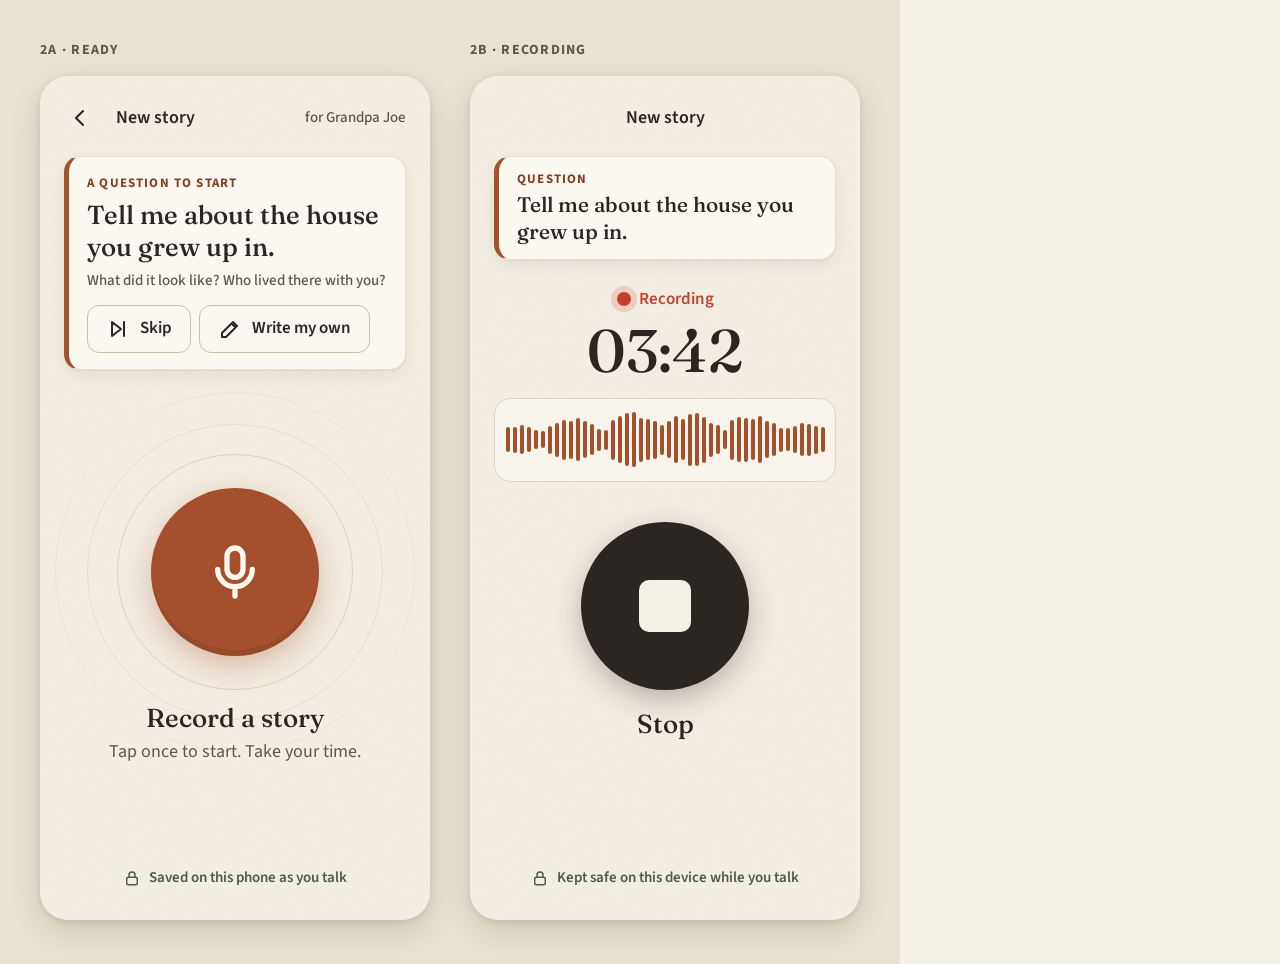
<file: design/html/02-record.html>
<!doctype html><html lang="en"><head><meta charset="utf-8"><title>Record</title><link rel="preconnect" href="https://fonts.googleapis.com"><link href="https://fonts.googleapis.com/css2?family=Fraunces:ital,opsz,wght@0,9..144,400;0,9..144,500;0,9..144,600;1,9..144,400&family=Source+Sans+3:wght@400;500;600;700&display=swap" rel="stylesheet">
<link rel="stylesheet" href="style.css"><style>html,body{width:900px;height:964px;overflow:hidden}.wave i{display:block;width:4px;border-radius:2px;background:var(--rust)}</style></head><body><div class="board" style="display:flex;gap:40px;height:100%">
<div><div class="board-label">2a · Ready</div><div class="frame"><div class="screen paper-bg"><header class="appbar"><button class="icon-btn" aria-label="Back"><svg class="ico " viewBox="0 0 24 24" aria-hidden="true"><path d="M15 5l-7 7 7 7"/></svg></button><span class="t-label grow" style="font-size:18px">New story</span><span class="t-caption" style="padding-right:8px">for Grandpa Joe</span></header><div class="pad" style="margin-top:8px"><div class="card" style="padding:18px 18px 16px;border-left:5px solid var(--rust)">
 <div class="t-over" style="color:var(--rust-dark)">A question to start</div>
 <p class="t-h2" style="margin-top:8px">Tell me about the house you grew up in.</p>
 <p class="t-caption" style="margin-top:8px">What did it look like? Who lived there with you?</p>
 <div class="row gap8" style="margin-top:14px"><button class="btn btn-secondary btn-sm"><svg class="ico " viewBox="0 0 24 24" aria-hidden="true"><path d="M6 5l9 7-9 7zM18 5v14"/></svg>Skip</button><button class="btn btn-secondary btn-sm"><svg class="ico " viewBox="0 0 24 24" aria-hidden="true"><path d="M4 20h4L19 9l-4-4L4 16zM13.5 6.5l4 4"/></svg>Write my own</button></div></div></div><div style="display:grid;place-items:center;margin-top:118px"><button class="record-btn" aria-label="Record a story"><span class="rings"></span><span class="rings r2"></span><span class="rings r3"></span><svg class="ico " viewBox="0 0 24 24" aria-hidden="true"><rect x="9" y="3" width="6" height="11" rx="3"/><path d="M5.5 11a6.5 6.5 0 0 0 13 0M12 17.5V21"/></svg></button></div>
<p class="t-h2" style="text-align:center;margin-top:46px">Record a story</p>
<p class="t-body soft" style="text-align:center;margin-top:4px">Tap once to start. Take your time.</p>
<div class="row gap8" style="position:absolute;left:0;right:0;bottom:30px;justify-content:center;color:var(--sage-deep);font-size:15px;font-weight:600"><svg class="ico sm" viewBox="0 0 24 24" aria-hidden="true"><rect x="5" y="11" width="14" height="10" rx="2"/><path d="M8 11V8a4 4 0 0 1 8 0v3"/></svg>Saved on this phone as you talk</div></div></div></div>
<div><div class="board-label">2b · Recording</div><div class="frame"><div class="screen paper-bg"><header class="appbar"><span style="width:48px"></span><span class="t-label grow" style="font-size:18px;text-align:center">New story</span><span style="width:48px"></span></header><div class="pad" style="margin-top:8px"><div class="card" style="padding:14px 18px;border-left:5px solid var(--rust)"><div class="t-over" style="color:var(--rust-dark)">Question</div><p class="t-h3" style="margin-top:4px">Tell me about the house you grew up in.</p></div></div><div style="text-align:center;margin-top:28px"><div class="row gap8" style="justify-content:center"><span style="width:14px;height:14px;border-radius:99px;background:var(--record);box-shadow:0 0 0 6px rgba(194,65,45,.18)"></span><span class="t-label" style="color:var(--record);font-size:17px">Recording</span></div>
<div class="serif tab" style="font-size:60px;line-height:68px;font-weight:500;margin-top:6px">03:42</div></div>
<div class="wave" style="margin:14px 24px 0;height:84px;border-radius:16px;background:rgba(251,248,241,.7);border:1px solid var(--line);display:flex;align-items:center;justify-content:center;gap:3px"><i style="height:25px;opacity:1"></i><i style="height:26px;opacity:1"></i><i style="height:29px;opacity:1"></i><i style="height:25px;opacity:1"></i><i style="height:19px;opacity:1"></i><i style="height:17px;opacity:1"></i><i style="height:28px;opacity:1"></i><i style="height:34px;opacity:1"></i><i style="height:40px;opacity:1"></i><i style="height:38px;opacity:1"></i><i style="height:43px;opacity:1"></i><i style="height:37px;opacity:1"></i><i style="height:31px;opacity:1"></i><i style="height:22px;opacity:1"></i><i style="height:20px;opacity:1"></i><i style="height:40px;opacity:1"></i><i style="height:47px;opacity:1"></i><i style="height:53px;opacity:1"></i><i style="height:55px;opacity:1"></i><i style="height:44px;opacity:1"></i><i style="height:41px;opacity:1"></i><i style="height:38px;opacity:1"></i><i style="height:30px;opacity:1"></i><i style="height:37px;opacity:1"></i><i style="height:47px;opacity:1"></i><i style="height:41px;opacity:1"></i><i style="height:52px;opacity:1"></i><i style="height:53px;opacity:1"></i><i style="height:46px;opacity:1"></i><i style="height:34px;opacity:1"></i><i style="height:29px;opacity:1"></i><i style="height:19px;opacity:1"></i><i style="height:40px;opacity:1"></i><i style="height:45px;opacity:1"></i><i style="height:44px;opacity:1"></i><i style="height:41px;opacity:1"></i><i style="height:47px;opacity:1"></i><i style="height:37px;opacity:1"></i><i style="height:33px;opacity:1"></i><i style="height:24px;opacity:1"></i><i style="height:23px;opacity:1"></i><i style="height:27px;opacity:1"></i><i style="height:33px;opacity:1"></i><i style="height:32px;opacity:1"></i><i style="height:28px;opacity:1"></i><i style="height:25px;opacity:1"></i></div>
<div style="display:grid;place-items:center;margin-top:40px"><button class="record-btn stop-btn" aria-label="Stop recording"><span class="stop-sq"></span></button></div>
<p class="t-h2" style="text-align:center;margin-top:18px">Stop</p>
<div class="row gap8" style="position:absolute;left:0;right:0;bottom:30px;justify-content:center;color:var(--sage-deep);font-size:15px;font-weight:600"><svg class="ico sm" viewBox="0 0 24 24" aria-hidden="true"><rect x="5" y="11" width="14" height="10" rx="2"/><path d="M8 11V8a4 4 0 0 1 8 0v3"/></svg>Kept safe on this device while you talk</div></div></div></div></div></body></html>
</file>
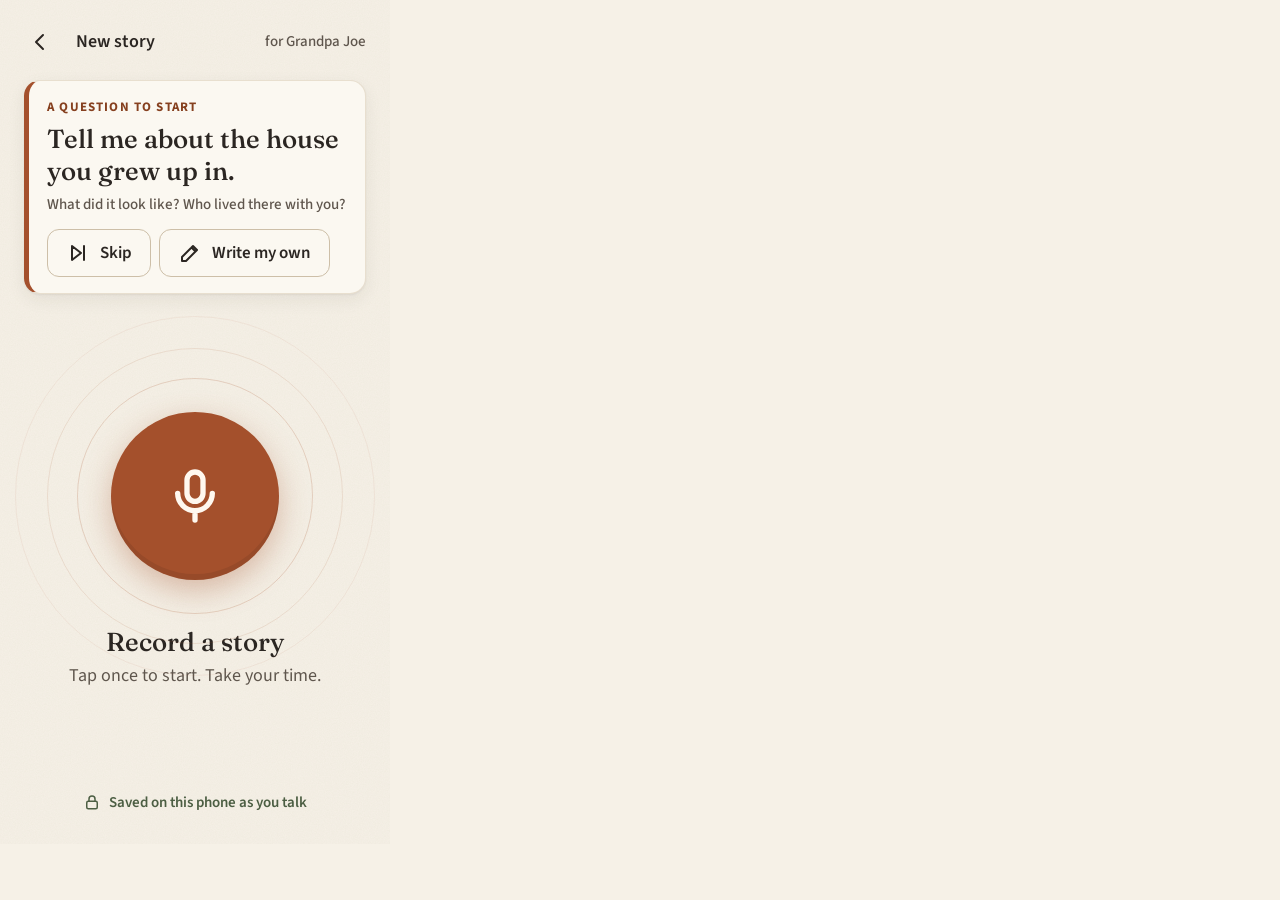
<file: design/html/02a-record-ready.html>
<!doctype html><html lang="en"><head><meta charset="utf-8"><title>Record ready</title><link rel="preconnect" href="https://fonts.googleapis.com"><link href="https://fonts.googleapis.com/css2?family=Fraunces:ital,opsz,wght@0,9..144,400;0,9..144,500;0,9..144,600;1,9..144,400&family=Source+Sans+3:wght@400;500;600;700&display=swap" rel="stylesheet">
<link rel="stylesheet" href="style.css"><style>html,body{width:390px;height:844px;overflow:hidden}.wave i{display:block;width:4px;border-radius:2px;background:var(--rust)}</style></head><body><div class="screen paper-bg"><header class="appbar"><button class="icon-btn" aria-label="Back"><svg class="ico " viewBox="0 0 24 24" aria-hidden="true"><path d="M15 5l-7 7 7 7"/></svg></button><span class="t-label grow" style="font-size:18px">New story</span><span class="t-caption" style="padding-right:8px">for Grandpa Joe</span></header><div class="pad" style="margin-top:8px"><div class="card" style="padding:18px 18px 16px;border-left:5px solid var(--rust)">
 <div class="t-over" style="color:var(--rust-dark)">A question to start</div>
 <p class="t-h2" style="margin-top:8px">Tell me about the house you grew up in.</p>
 <p class="t-caption" style="margin-top:8px">What did it look like? Who lived there with you?</p>
 <div class="row gap8" style="margin-top:14px"><button class="btn btn-secondary btn-sm"><svg class="ico " viewBox="0 0 24 24" aria-hidden="true"><path d="M6 5l9 7-9 7zM18 5v14"/></svg>Skip</button><button class="btn btn-secondary btn-sm"><svg class="ico " viewBox="0 0 24 24" aria-hidden="true"><path d="M4 20h4L19 9l-4-4L4 16zM13.5 6.5l4 4"/></svg>Write my own</button></div></div></div><div style="display:grid;place-items:center;margin-top:118px"><button class="record-btn" aria-label="Record a story"><span class="rings"></span><span class="rings r2"></span><span class="rings r3"></span><svg class="ico " viewBox="0 0 24 24" aria-hidden="true"><rect x="9" y="3" width="6" height="11" rx="3"/><path d="M5.5 11a6.5 6.5 0 0 0 13 0M12 17.5V21"/></svg></button></div>
<p class="t-h2" style="text-align:center;margin-top:46px">Record a story</p>
<p class="t-body soft" style="text-align:center;margin-top:4px">Tap once to start. Take your time.</p>
<div class="row gap8" style="position:absolute;left:0;right:0;bottom:30px;justify-content:center;color:var(--sage-deep);font-size:15px;font-weight:600"><svg class="ico sm" viewBox="0 0 24 24" aria-hidden="true"><rect x="5" y="11" width="14" height="10" rx="2"/><path d="M8 11V8a4 4 0 0 1 8 0v3"/></svg>Saved on this phone as you talk</div></div></body></html>
</file>
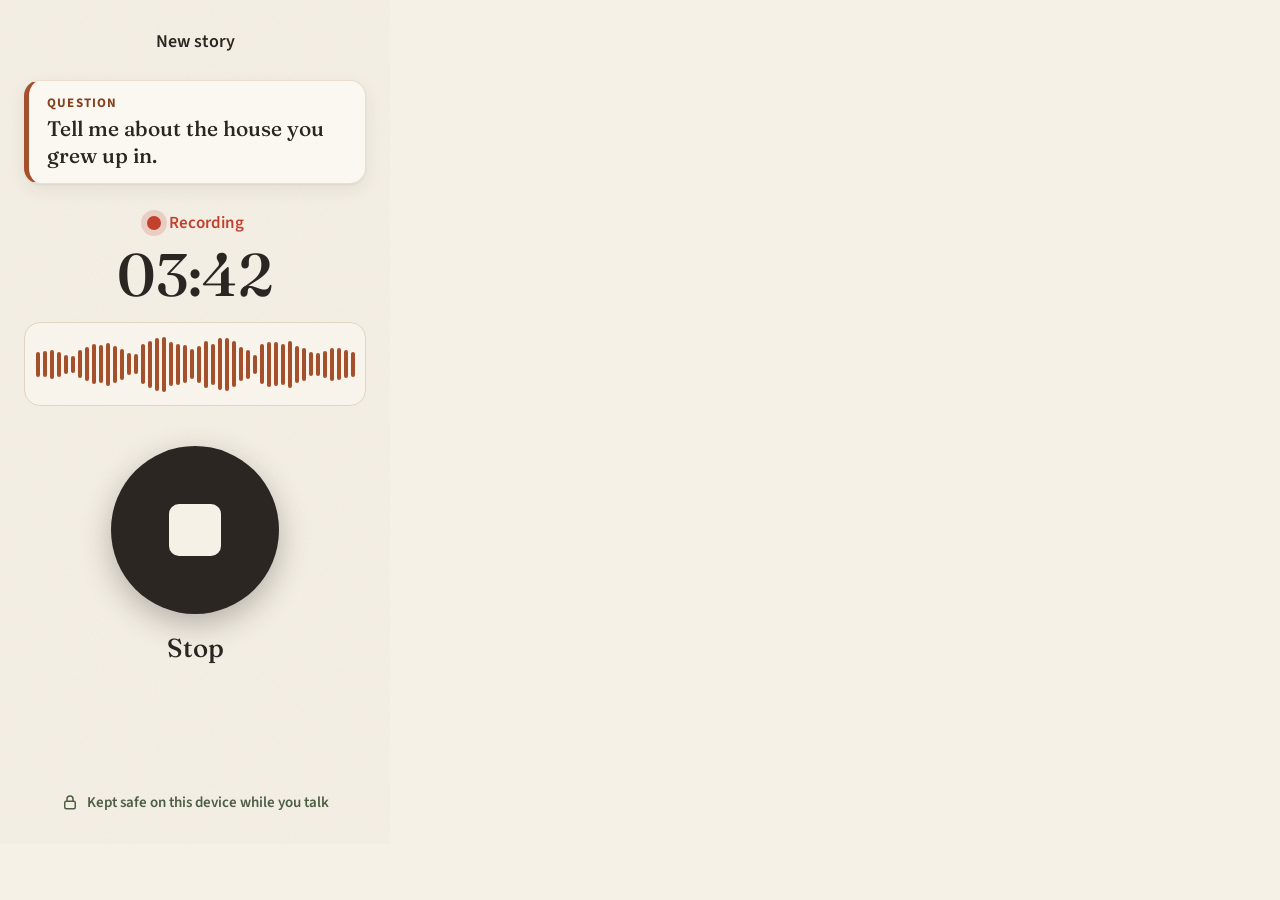
<file: design/html/02b-recording.html>
<!doctype html><html lang="en"><head><meta charset="utf-8"><title>Recording</title><link rel="preconnect" href="https://fonts.googleapis.com"><link href="https://fonts.googleapis.com/css2?family=Fraunces:ital,opsz,wght@0,9..144,400;0,9..144,500;0,9..144,600;1,9..144,400&family=Source+Sans+3:wght@400;500;600;700&display=swap" rel="stylesheet">
<link rel="stylesheet" href="style.css"><style>html,body{width:390px;height:844px;overflow:hidden}.wave i{display:block;width:4px;border-radius:2px;background:var(--rust)}</style></head><body><div class="screen paper-bg"><header class="appbar"><span style="width:48px"></span><span class="t-label grow" style="font-size:18px;text-align:center">New story</span><span style="width:48px"></span></header><div class="pad" style="margin-top:8px"><div class="card" style="padding:14px 18px;border-left:5px solid var(--rust)"><div class="t-over" style="color:var(--rust-dark)">Question</div><p class="t-h3" style="margin-top:4px">Tell me about the house you grew up in.</p></div></div><div style="text-align:center;margin-top:28px"><div class="row gap8" style="justify-content:center"><span style="width:14px;height:14px;border-radius:99px;background:var(--record);box-shadow:0 0 0 6px rgba(194,65,45,.18)"></span><span class="t-label" style="color:var(--record);font-size:17px">Recording</span></div>
<div class="serif tab" style="font-size:60px;line-height:68px;font-weight:500;margin-top:6px">03:42</div></div>
<div class="wave" style="margin:14px 24px 0;height:84px;border-radius:16px;background:rgba(251,248,241,.7);border:1px solid var(--line);display:flex;align-items:center;justify-content:center;gap:3px"><i style="height:25px;opacity:1"></i><i style="height:26px;opacity:1"></i><i style="height:29px;opacity:1"></i><i style="height:25px;opacity:1"></i><i style="height:19px;opacity:1"></i><i style="height:17px;opacity:1"></i><i style="height:28px;opacity:1"></i><i style="height:34px;opacity:1"></i><i style="height:40px;opacity:1"></i><i style="height:38px;opacity:1"></i><i style="height:43px;opacity:1"></i><i style="height:37px;opacity:1"></i><i style="height:31px;opacity:1"></i><i style="height:22px;opacity:1"></i><i style="height:20px;opacity:1"></i><i style="height:40px;opacity:1"></i><i style="height:47px;opacity:1"></i><i style="height:53px;opacity:1"></i><i style="height:55px;opacity:1"></i><i style="height:44px;opacity:1"></i><i style="height:41px;opacity:1"></i><i style="height:38px;opacity:1"></i><i style="height:30px;opacity:1"></i><i style="height:37px;opacity:1"></i><i style="height:47px;opacity:1"></i><i style="height:41px;opacity:1"></i><i style="height:52px;opacity:1"></i><i style="height:53px;opacity:1"></i><i style="height:46px;opacity:1"></i><i style="height:34px;opacity:1"></i><i style="height:29px;opacity:1"></i><i style="height:19px;opacity:1"></i><i style="height:40px;opacity:1"></i><i style="height:45px;opacity:1"></i><i style="height:44px;opacity:1"></i><i style="height:41px;opacity:1"></i><i style="height:47px;opacity:1"></i><i style="height:37px;opacity:1"></i><i style="height:33px;opacity:1"></i><i style="height:24px;opacity:1"></i><i style="height:23px;opacity:1"></i><i style="height:27px;opacity:1"></i><i style="height:33px;opacity:1"></i><i style="height:32px;opacity:1"></i><i style="height:28px;opacity:1"></i><i style="height:25px;opacity:1"></i></div>
<div style="display:grid;place-items:center;margin-top:40px"><button class="record-btn stop-btn" aria-label="Stop recording"><span class="stop-sq"></span></button></div>
<p class="t-h2" style="text-align:center;margin-top:18px">Stop</p>
<div class="row gap8" style="position:absolute;left:0;right:0;bottom:30px;justify-content:center;color:var(--sage-deep);font-size:15px;font-weight:600"><svg class="ico sm" viewBox="0 0 24 24" aria-hidden="true"><rect x="5" y="11" width="14" height="10" rx="2"/><path d="M8 11V8a4 4 0 0 1 8 0v3"/></svg>Kept safe on this device while you talk</div></div></body></html>
</file>
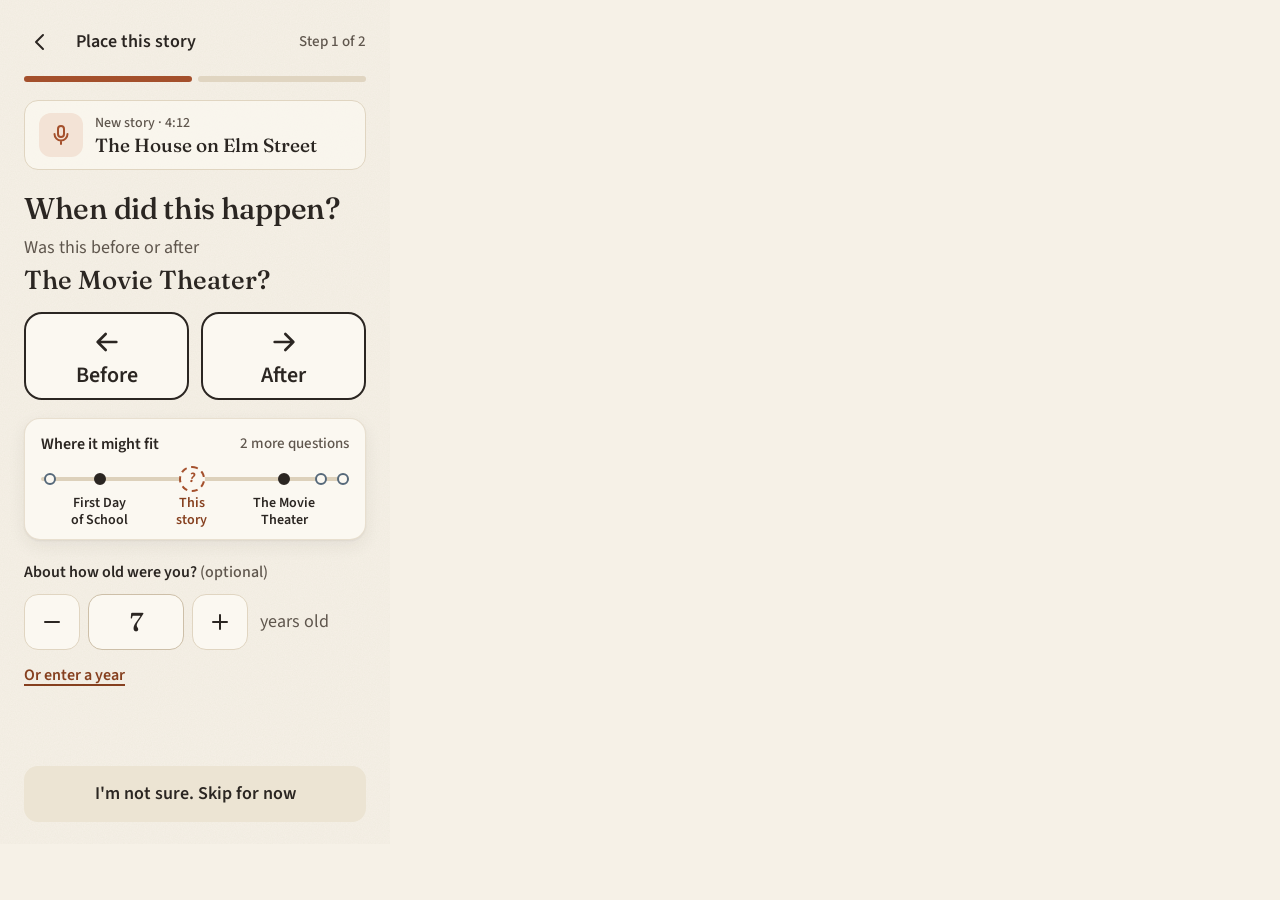
<file: design/html/03-place-in-time.html>
<!doctype html><html lang="en"><head><meta charset="utf-8"><title>Place in time</title><link rel="preconnect" href="https://fonts.googleapis.com"><link href="https://fonts.googleapis.com/css2?family=Fraunces:ital,opsz,wght@0,9..144,400;0,9..144,500;0,9..144,600;1,9..144,400&family=Source+Sans+3:wght@400;500;600;700&display=swap" rel="stylesheet">
<link rel="stylesheet" href="style.css"><style>html,body{width:390px;height:844px;overflow:hidden}.nbl{position:absolute;top:36px;width:96px;margin-left:-48px;text-align:center;font-size:14px;line-height:17px;font-weight:600;color:var(--ink)}</style></head><body><div class="screen paper-bg">
<header class="appbar"><button class="icon-btn" aria-label="Back"><svg class="ico " viewBox="0 0 24 24" aria-hidden="true"><path d="M15 5l-7 7 7 7"/></svg></button><span class="t-label grow" style="font-size:18px">Place this story</span><span class="t-caption" style="padding-right:8px">Step 1 of 2</span></header>
<div class="steps"><i class="on"></i><i></i></div>
<div class="pad" style="margin-top:18px">
 <div class="row gap12" style="padding:12px 14px;border-radius:14px;background:rgba(251,248,241,.75);border:1px solid var(--line)">
  <span style="width:44px;height:44px;border-radius:12px;background:var(--rust-tint);color:var(--rust);display:grid;place-items:center"><svg class="ico " viewBox="0 0 24 24" aria-hidden="true"><rect x="9" y="3" width="6" height="11" rx="3"/><path d="M5.5 11a6.5 6.5 0 0 0 13 0M12 17.5V21"/></svg></span>
  <div><div class="t-caption" style="font-size:14px">New story · 4:12</div><div class="t-h3" style="font-size:19px;line-height:24px">The House on Elm Street</div></div></div>
 <h1 class="t-h1" style="margin-top:20px;font-size:30px">When did this happen?</h1>
 <p class="t-body soft" style="margin-top:6px">Was this before or after</p>
 <p class="t-h2" style="margin-top:2px">The Movie Theater?</p>
 <div class="row gap12" style="margin-top:16px">
  <button class="btn btn-secondary btn-big grow" style="border-width:2px;border-color:var(--ink)"><svg class="ico lg" viewBox="0 0 24 24" aria-hidden="true"><path d="M19 12H5M11 6l-6 6 6 6"/></svg>Before</button>
  <button class="btn btn-secondary btn-big grow" style="border-width:2px;border-color:var(--ink)"><svg class="ico lg" viewBox="0 0 24 24" aria-hidden="true"><path d="M5 12h14M13 6l6 6-6 6"/></svg>After</button></div>
 <div class="card" style="margin-top:18px;padding:14px 16px 10px">
  <div class="row" style="justify-content:space-between"><span class="t-label">Where it might fit</span><span class="t-caption">2 more questions</span></div>
  <div class="tl" style="height:70px;margin-top:4px"><div class="track"></div>
   <i class="dot" style="left:3%"></i><i class="dot nb" style="left:19%"></i><i class="dot new" style="left:49%">?</i><i class="dot nb" style="left:79%"></i><i class="dot" style="left:91%"></i><i class="dot" style="left:98%"></i>
   <div class="nbl" style="left:19%">First Day<br>of School</div><div class="nbl" style="left:49%;color:var(--rust-dark)">This<br>story</div><div class="nbl" style="left:79%">The Movie<br>Theater</div></div>
 </div>
 <div style="margin-top:18px"><label class="t-label">About how old were you? <span class="soft" style="font-weight:500">(optional)</span></label>
  <div class="row gap8" style="margin-top:8px">
   <button class="icon-btn outline" style="width:56px;height:56px;border-radius:14px" aria-label="Younger"><svg class="ico " viewBox="0 0 24 24" aria-hidden="true"><path d="M5 12h14"/></svg></button>
   <div style="width:96px;height:56px;border-radius:14px;border:1.5px solid #cdbfa8;background:var(--paper);display:grid;place-items:center" class="serif tab"><span style="font-size:26px;font-weight:500">7</span></div>
   <button class="icon-btn outline" style="width:56px;height:56px;border-radius:14px" aria-label="Older"><svg class="ico " viewBox="0 0 24 24" aria-hidden="true"><path d="M12 5v14M5 12h14"/></svg></button>
   <span class="t-body soft" style="margin-left:4px">years old</span></div>
  <button class="btn-ghost" style="font-size:16px;font-weight:600;margin-top:10px;height:32px">Or enter a year</button></div>
</div>
<div style="position:absolute;left:24px;right:24px;bottom:22px"><button class="btn btn-quiet btn-block">I'm not sure. Skip for now</button></div>
</div></body></html>
</file>
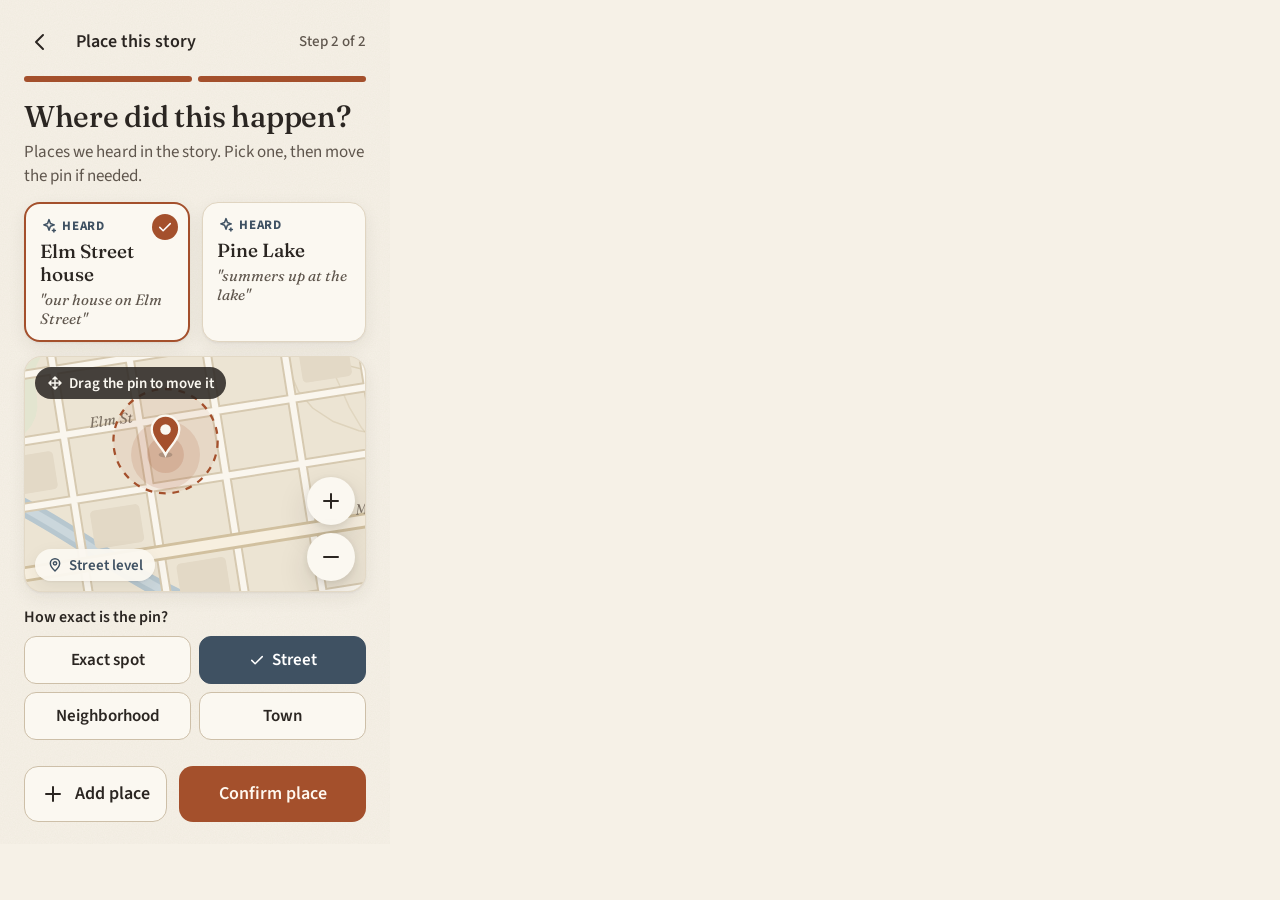
<file: design/html/04-place-on-map.html>
<!doctype html><html lang="en"><head><meta charset="utf-8"><title>Place on map</title><link rel="preconnect" href="https://fonts.googleapis.com"><link href="https://fonts.googleapis.com/css2?family=Fraunces:ital,opsz,wght@0,9..144,400;0,9..144,500;0,9..144,600;1,9..144,400&family=Source+Sans+3:wght@400;500;600;700&display=swap" rel="stylesheet">
<link rel="stylesheet" href="style.css"><style>html,body{width:390px;height:844px;overflow:hidden}.pg{display:grid;grid-template-columns:1fr 1fr;gap:8px}.pg button{height:48px;border-radius:12px;border:1.5px solid #cdbfa8;background:var(--paper);font-size:17px;font-weight:600;display:flex;align-items:center;justify-content:center;gap:6px}.pg button.on{background:var(--slate-deep);border-color:var(--slate-deep);color:#fff}</style></head><body><div class="screen paper-bg">
<header class="appbar"><button class="icon-btn" aria-label="Back"><svg class="ico " viewBox="0 0 24 24" aria-hidden="true"><path d="M15 5l-7 7 7 7"/></svg></button><span class="t-label grow" style="font-size:18px">Place this story</span><span class="t-caption" style="padding-right:8px">Step 2 of 2</span></header>
<div class="steps"><i class="on"></i><i class="on"></i></div>
<div class="pad" style="margin-top:16px">
 <h1 class="t-h1" style="font-size:30px">Where did this happen?</h1>
 <p class="t-body soft" style="margin-top:4px;font-size:17px;line-height:24px">Places we heard in the story. Pick one, then move the pin if needed.</p>
 <div class="row gap12" style="margin-top:14px;align-items:stretch"><div class="card" style="position:relative;flex:1;padding:12px 14px;border:2.5px solid var(--rust);min-height:104px"><span style="position:absolute;right:10px;top:10px;width:26px;height:26px;border-radius:99px;background:var(--rust);color:#fff;display:grid;place-items:center"><svg class="ico sm" viewBox="0 0 24 24" aria-hidden="true"><path d="M5 12.5l4.5 4.5L19 7.5"/></svg></span>
<div class="row gap4" style="color:var(--slate-deep);font-size:13px;font-weight:700;letter-spacing:.06em;text-transform:uppercase"><svg class="ico sm" viewBox="0 0 24 24" aria-hidden="true"><path d="M12 3.5l1.9 5.1 5.1 1.9-5.1 1.9L12 17.5l-1.9-5.1L5 10.5l5.1-1.9z"/><path d="M18.5 16v4M16.5 18h4"/></svg>Heard</div>
<div class="t-h3" style="font-size:19px;line-height:23px;margin-top:4px;padding-right:22px">Elm Street house</div>
<div class="serif" style="font-style:italic;font-size:15px;line-height:19px;color:var(--ink-soft);margin-top:4px">"our house on Elm Street"</div></div><div class="card" style="position:relative;flex:1;padding:12px 14px;border:1.5px solid var(--line);min-height:104px">
<div class="row gap4" style="color:var(--slate-deep);font-size:13px;font-weight:700;letter-spacing:.06em;text-transform:uppercase"><svg class="ico sm" viewBox="0 0 24 24" aria-hidden="true"><path d="M12 3.5l1.9 5.1 5.1 1.9-5.1 1.9L12 17.5l-1.9-5.1L5 10.5l5.1-1.9z"/><path d="M18.5 16v4M16.5 18h4"/></svg>Heard</div>
<div class="t-h3" style="font-size:19px;line-height:23px;margin-top:4px;padding-right:22px">Pine Lake</div>
<div class="serif" style="font-style:italic;font-size:15px;line-height:19px;color:var(--ink-soft);margin-top:4px">"summers up at the lake"</div></div></div>
 <div class="map card" style="height:236px;margin-top:14px;border-radius:18px"><svg class="mapsvg " viewBox="180 160 300 230" preserveAspectRatio="xMidYMid slice" xmlns="http://www.w3.org/2000/svg"><rect x="-400" y="-300" width="1600" height="1200" fill="#ece4d3"/><path d="M662.2,470.0 L658.1,475.9 L653.2,481.3 L648.1,486.3 L643.1,491.0 L638.1,495.5 L632.9,499.8 L627.2,503.7 L620.6,507.0 L613.2,509.6 L605.2,511.4 L597.1,512.4 L589.1,513.0 L581.6,513.6 L574.5,514.6 L567.5,516.3 L560.0,518.8 L551.7,521.8 L542.1,524.9 L531.6,527.3 L520.4,528.4 L509.4,527.8 L499.6,525.2 L491.7,520.8 L486.2,515.1 L483.1,508.5 L481.9,501.9 L481.8,495.5 L481.9,489.8 L481.5,484.6 L480.2,479.7 L478.2,474.9 L475.8,470.0 L473.9,464.8 L473.2,459.4 L474.0,454.1 L476.5,448.9 L480.6,444.1 L485.8,439.7 L491.5,435.7 L497.5,431.8 L503.5,427.9 L509.6,423.9 L516.2,419.9 L523.6,416.3 L531.9,413.3 L541.0,411.5 L550.5,411.3 L560.0,412.6 L568.8,415.4 L576.6,419.1 L583.2,423.2 L589.2,427.0 L594.9,430.0 L601.3,432.2 L608.8,433.7 L617.7,434.7 L627.7,436.0 L638.1,438.1 L648.0,441.3 L656.2,445.7 L661.9,451.1 L664.7,457.3 L664.6,463.7Z" fill="#e0e4cf"/><path d="M189.8,180.0 L188.2,186.5 L188.3,193.0 L189.4,200.1 L190.6,207.8 L191.0,216.0 L189.5,224.3 L185.7,232.3 L179.5,239.6 L171.2,246.0 L161.4,251.2 L150.6,255.6 L139.3,259.3 L127.5,262.5 L115.4,265.3 L102.9,267.4 L90.0,268.6 L77.0,268.3 L64.2,266.3 L52.5,262.4 L42.3,256.8 L34.0,249.9 L27.5,242.3 L22.5,234.9 L18.0,228.0 L13.1,222.1 L7.0,217.0 L-0.6,212.3 L-9.7,207.5 L-19.5,202.1 L-28.7,195.7 L-36.3,188.3 L-40.9,180.0 L-42.1,171.3 L-39.8,162.8 L-34.4,154.9 L-26.8,147.7 L-18.1,141.5 L-9.2,135.8 L-0.5,130.5 L7.9,125.2 L16.1,120.0 L24.7,114.9 L34.0,110.2 L44.2,106.3 L55.2,103.5 L66.8,102.1 L78.4,101.8 L90.0,102.4 L101.3,103.4 L112.5,104.5 L124.0,105.4 L135.9,106.1 L148.5,107.1 L161.5,108.7 L174.2,111.6 L185.8,116.1 L195.2,122.4 L201.6,130.3 L204.5,139.2 L204.3,148.4 L201.4,157.5 L197.3,165.8 L193.1,173.2Z" fill="#e3e5d0"/><path d="M305.8,560.0 L309.8,567.9 L310.4,576.0 L306.7,583.8 L298.8,590.8 L287.2,596.7 L273.1,601.1 L257.8,604.2 L242.8,606.4 L229.0,608.2 L217.0,610.1 L206.3,612.7 L196.5,616.1 L186.5,620.1 L175.6,624.4 L163.4,628.2 L150.0,631.1 L135.7,632.4 L121.3,632.1 L107.4,630.2 L94.5,627.0 L82.6,623.1 L71.5,618.7 L61.1,614.2 L50.9,609.5 L41.0,604.7 L31.7,599.5 L23.6,593.8 L17.5,587.4 L13.9,580.6 L13.0,573.6 L14.6,566.7 L17.9,560.0 L21.9,553.7 L25.6,547.6 L28.3,541.5 L29.8,535.1 L30.6,528.1 L31.7,520.5 L34.2,512.5 L39.2,504.6 L47.5,497.6 L59.1,492.0 L73.3,488.3 L89.3,486.8 L105.9,487.2 L121.8,489.2 L136.6,492.0 L150.0,495.0 L162.3,497.7 L173.9,499.9 L185.5,501.5 L197.3,502.9 L209.4,504.4 L221.4,506.6 L232.8,509.5 L243.3,513.3 L252.7,517.9 L261.0,522.9 L268.7,528.3 L276.3,533.8 L284.0,539.7 L291.9,545.9 L299.5,552.6Z" fill="#e0e4cf"/><path d="M659.5,90.0 L657.4,93.2 L655.1,96.2 L653.1,99.1 L651.2,102.0 L649.5,105.0 L647.7,108.1 L645.4,111.1 L642.5,114.1 L638.8,116.8 L634.3,119.1 L629.3,121.0 L623.7,122.5 L618.0,123.6 L612.1,124.4 L606.1,125.0 L600.0,125.4 L593.8,125.5 L587.6,125.4 L581.4,124.7 L575.5,123.5 L570.2,121.6 L565.6,119.1 L562.0,116.2 L559.3,113.1 L557.3,109.9 L555.7,106.8 L554.1,103.9 L552.2,101.2 L549.9,98.6 L547.0,96.0 L544.0,93.1 L541.1,90.0 L538.9,86.6 L537.7,83.0 L537.9,79.3 L539.4,75.8 L542.3,72.5 L546.1,69.6 L550.6,67.0 L555.5,64.8 L560.6,62.8 L565.8,61.0 L571.1,59.4 L576.6,58.0 L582.3,56.9 L588.2,56.3 L594.1,56.1 L600.0,56.5 L605.7,57.3 L611.1,58.5 L616.1,59.8 L621.1,61.2 L626.0,62.4 L631.1,63.6 L636.5,64.8 L642.0,66.2 L647.6,67.9 L652.7,70.0 L657.0,72.7 L660.1,75.9 L661.9,79.4 L662.2,83.0 L661.3,86.6Z" fill="none" stroke="#c8b998" stroke-width="1.3" opacity="0.75"/><path d="M689.0,90.0 L685.5,95.0 L682.4,99.8 L679.9,104.4 L677.7,109.2 L675.5,114.0 L672.7,118.9 L669.1,123.8 L664.3,128.3 L658.4,132.4 L651.5,135.9 L644.0,139.0 L636.0,141.7 L627.6,144.2 L618.9,146.5 L609.7,148.6 L600.0,150.4 L589.8,151.4 L579.5,151.5 L569.3,150.3 L559.8,147.8 L551.6,144.0 L544.9,139.1 L539.8,133.7 L536.1,128.0 L533.3,122.6 L530.6,117.6 L527.6,113.1 L523.8,108.8 L519.3,104.6 L514.4,100.1 L509.8,95.3 L506.0,90.0 L503.9,84.4 L503.7,78.6 L505.6,72.9 L509.2,67.6 L514.3,62.7 L520.3,58.3 L526.7,54.2 L533.4,50.3 L540.3,46.7 L547.5,43.2 L555.2,40.0 L563.4,37.4 L572.3,35.6 L581.5,34.6 L590.8,34.6 L600.0,35.4 L608.8,36.7 L617.3,38.3 L625.5,39.8 L633.9,41.2 L642.7,42.4 L651.9,43.7 L661.6,45.3 L671.2,47.6 L680.1,50.8 L687.6,55.1 L693.1,60.4 L696.1,66.3 L696.8,72.5 L695.3,78.7 L692.5,84.6Z" fill="none" stroke="#c8b998" stroke-width="1.3" opacity="0.68"/><path d="M728.9,90.0 L726.8,97.6 L724.4,105.1 L721.5,112.5 L717.7,119.7 L712.7,126.7 L706.0,133.2 L697.6,138.8 L687.8,143.5 L677.0,147.2 L665.8,150.0 L654.7,152.4 L644.0,154.8 L633.7,157.6 L623.2,161.1 L612.1,165.1 L600.0,169.2 L586.6,172.8 L572.2,175.2 L557.3,175.7 L542.9,173.9 L530.0,169.9 L519.1,163.8 L510.7,156.3 L504.8,148.0 L500.6,139.7 L497.6,131.7 L494.9,124.2 L492.0,117.3 L488.8,110.6 L485.6,103.9 L482.8,97.0 L481.0,90.0 L480.6,82.8 L482.0,75.7 L484.8,68.7 L488.8,61.9 L493.5,55.3 L498.5,48.7 L503.7,41.8 L509.3,34.7 L515.8,27.5 L523.7,20.4 L533.3,14.0 L544.9,8.9 L558.0,5.6 L572.1,4.5 L586.3,5.5 L600.0,8.3 L612.5,12.4 L623.8,17.0 L634.2,21.4 L644.1,25.2 L654.1,28.3 L664.9,30.8 L676.4,33.3 L688.3,36.2 L700.0,40.0 L710.6,45.0 L719.3,51.1 L725.6,58.3 L729.3,66.1 L730.7,74.2 L730.4,82.2Z" fill="none" stroke="#c8b998" stroke-width="1.3" opacity="0.61"/><path d="M757.8,90.0 L759.2,99.7 L760.3,109.7 L760.4,120.0 L758.4,130.5 L753.6,140.7 L745.3,149.9 L733.5,157.7 L719.0,163.5 L702.7,167.3 L685.9,169.4 L669.7,170.5 L654.6,171.4 L640.7,172.9 L627.6,175.5 L614.3,179.4 L600.0,184.0 L584.3,188.7 L567.0,192.3 L548.8,194.1 L530.6,193.4 L513.5,189.9 L498.3,184.0 L485.5,176.1 L475.3,167.0 L467.1,157.3 L460.5,147.6 L454.8,137.9 L449.8,128.4 L445.7,118.9 L443.0,109.3 L442.1,99.6 L443.7,90.0 L447.8,80.7 L454.2,72.1 L462.0,64.2 L470.2,56.8 L477.9,49.7 L484.5,42.3 L489.9,34.2 L494.9,25.1 L500.3,15.0 L507.4,4.5 L517.1,-5.7 L529.8,-14.6 L545.4,-21.1 L563.1,-24.5 L581.7,-24.8 L600.0,-22.1 L617.1,-17.2 L632.5,-11.0 L646.4,-4.5 L659.2,1.8 L671.6,7.4 L684.0,12.4 L696.7,17.3 L709.4,22.5 L721.4,28.5 L732.1,35.5 L740.8,43.5 L747.3,52.3 L751.6,61.6 L754.4,71.0 L756.2,80.5Z" fill="none" stroke="#c8b998" stroke-width="1.3" opacity="0.54"/><path d="M784.5,90.0 L795.0,102.0 L802.0,115.0 L804.1,128.5 L800.4,141.7 L791.3,153.6 L777.7,163.9 L761.3,172.4 L743.6,179.4 L725.7,185.4 L708.3,190.9 L691.3,196.3 L674.2,201.5 L656.7,206.3 L638.4,210.1 L619.3,212.2 L600.0,212.3 L581.0,210.3 L562.8,206.5 L545.6,201.7 L529.1,196.5 L512.8,191.5 L495.9,186.9 L477.9,182.6 L458.9,177.8 L439.5,172.0 L421.2,164.4 L405.7,154.6 L394.9,142.9 L390.0,129.7 L391.2,115.8 L397.9,102.4 L408.4,90.0 L420.7,79.0 L432.5,69.3 L442.4,60.2 L449.6,51.2 L454.4,41.6 L458.0,30.9 L461.8,19.4 L467.4,7.5 L476.0,-4.1 L487.9,-14.5 L502.9,-23.1 L520.3,-29.8 L539.3,-34.6 L559.1,-37.9 L579.4,-40.1 L600.0,-41.7 L621.0,-42.4 L642.2,-42.1 L663.4,-40.1 L683.8,-36.0 L702.3,-29.2 L717.8,-19.8 L729.5,-8.2 L737.1,4.7 L741.2,17.9 L743.1,30.5 L744.7,41.9 L747.6,51.9 L753.2,61.1 L761.8,70.0 L772.8,79.4Z" fill="none" stroke="#c8b998" stroke-width="1.3" opacity="0.47"/><path d="M856.3,90.0 L840.4,104.8 L822.5,117.7 L805.0,128.9 L789.5,139.1 L776.6,149.1 L765.7,159.3 L755.7,170.0 L745.2,180.9 L732.9,191.4 L718.3,200.9 L701.4,208.8 L682.7,215.0 L662.9,219.8 L642.5,223.8 L621.7,227.6 L600.0,231.6 L577.1,235.7 L552.6,239.2 L526.7,241.3 L500.2,240.8 L474.7,236.8 L452.0,228.7 L433.8,216.8 L421.2,202.0 L414.1,185.5 L411.5,168.9 L411.4,153.1 L411.4,138.9 L409.5,126.2 L404.5,114.3 L396.3,102.6 L386.2,90.0 L376.2,76.2 L368.8,61.2 L366.1,45.6 L369.3,30.2 L378.8,16.0 L393.5,3.6 L411.9,-6.6 L432.3,-15.0 L453.3,-21.9 L473.9,-28.2 L494.1,-34.1 L514.1,-39.8 L534.6,-44.9 L555.9,-48.8 L577.9,-50.7 L600.0,-50.1 L621.5,-46.9 L641.8,-41.6 L660.6,-35.0 L678.3,-28.3 L695.8,-22.2 L714.4,-17.2 L735.3,-13.2 L758.8,-9.4 L784.5,-4.8 L810.6,1.9 L834.9,11.4 L854.5,24.0 L867.1,39.3 L871.4,56.2 L867.4,73.5Z" fill="none" stroke="#c8b998" stroke-width="1.3" opacity="0.40"/><path d="M839.1,90.0 L836.7,104.7 L836.1,119.5 L835.7,135.0 L833.6,150.9 L828.3,166.7 L818.7,181.9 L804.8,195.7 L787.4,207.9 L767.8,218.6 L747.1,228.4 L725.8,238.0 L704.0,247.9 L681.1,258.1 L656.3,267.9 L629.2,276.2 L600.0,281.4 L569.9,282.1 L540.7,277.3 L514.6,267.1 L493.1,252.2 L477.1,234.5 L466.1,216.0 L458.4,198.5 L451.4,183.4 L442.6,171.2 L429.9,161.5 L412.6,153.0 L391.5,144.3 L368.7,134.1 L346.9,121.7 L329.1,106.8 L317.3,90.0 L312.6,72.2 L314.8,54.3 L322.5,37.1 L334.1,20.8 L348.0,5.3 L363.1,-9.5 L379.3,-23.9 L397.0,-37.6 L417.1,-50.2 L440.0,-60.6 L465.8,-67.8 L493.7,-71.3 L522.4,-70.8 L550.4,-66.9 L576.4,-60.9 L600.0,-54.5 L621.8,-49.2 L643.1,-46.1 L665.5,-45.7 L690.3,-47.1 L718.2,-49.1 L748.4,-49.7 L779.1,-47.2 L807.7,-40.6 L831.5,-29.4 L848.4,-14.3 L857.5,3.5 L859.5,22.4 L856.2,41.1 L850.1,58.7 L843.8,74.9Z" fill="none" stroke="#c8b998" stroke-width="1.3" opacity="0.33"/><path d="M112.6,560.0 L113.8,562.8 L113.9,565.7 L112.9,568.5 L110.9,571.0 L108.0,573.2 L104.7,575.1 L101.1,576.6 L97.6,578.0 L94.2,579.2 L90.9,580.4 L87.7,581.5 L84.4,582.6 L80.9,583.4 L77.4,584.0 L73.7,584.3 L70.0,584.2 L66.4,583.8 L62.9,583.3 L59.4,582.8 L55.8,582.3 L52.0,581.9 L47.9,581.5 L43.5,581.0 L39.1,580.1 L34.9,578.7 L31.2,576.8 L28.5,574.4 L26.9,571.6 L26.5,568.6 L27.2,565.5 L28.8,562.6 L30.8,560.0 L32.8,557.6 L34.7,555.4 L36.1,553.3 L37.3,551.2 L38.2,549.0 L39.3,546.7 L40.7,544.4 L42.6,542.2 L45.1,540.3 L48.0,538.6 L51.3,537.3 L54.9,536.3 L58.5,535.4 L62.2,534.6 L66.0,533.9 L70.0,533.3 L74.1,532.9 L78.3,532.8 L82.5,533.1 L86.5,534.1 L90.1,535.5 L93.1,537.5 L95.5,539.8 L97.3,542.3 L98.7,544.7 L100.0,547.0 L101.5,549.0 L103.4,551.0 L105.7,553.0 L108.2,555.1 L110.6,557.4Z" fill="none" stroke="#c8b998" stroke-width="1.2" opacity="0.70"/><path d="M149.0,560.0 L149.9,565.2 L148.6,570.3 L145.5,575.1 L140.9,579.3 L135.4,583.0 L129.5,586.1 L123.7,588.9 L118.0,591.5 L112.4,594.0 L106.9,596.3 L101.2,598.4 L95.2,600.0 L89.0,601.2 L82.6,601.7 L76.3,601.7 L70.0,601.3 L63.9,600.8 L57.8,600.3 L51.5,600.0 L44.8,599.9 L37.6,599.8 L29.9,599.5 L21.9,598.5 L14.3,596.6 L7.5,593.7 L2.2,589.8 L-1.1,585.0 L-2.5,579.7 L-2.1,574.4 L-0.5,569.2 L1.9,564.4 L4.2,560.0 L6.2,555.9 L7.6,551.8 L8.6,547.8 L9.5,543.5 L10.8,539.2 L12.9,534.9 L16.0,530.9 L20.1,527.2 L25.2,524.1 L31.0,521.6 L37.1,519.5 L43.4,517.8 L49.8,516.2 L56.3,514.7 L63.0,513.4 L70.0,512.5 L77.2,512.1 L84.4,512.5 L91.3,513.9 L97.6,516.3 L103.0,519.4 L107.5,523.2 L111.2,527.0 L114.4,530.8 L117.7,534.3 L121.4,537.4 L125.9,540.4 L131.0,543.4 L136.5,546.7 L141.8,550.6 L146.2,555.1Z" fill="none" stroke="#c8b998" stroke-width="1.2" opacity="0.60"/><path d="M158.9,560.0 L155.4,565.6 L152.9,570.9 L151.7,576.3 L151.2,582.2 L150.8,588.5 L149.9,595.2 L147.5,602.0 L143.4,608.4 L137.4,614.2 L129.8,619.0 L120.9,622.8 L111.2,625.7 L101.2,627.8 L90.9,629.4 L80.5,630.5 L70.0,631.1 L59.4,631.1 L48.9,630.2 L38.7,628.0 L29.5,624.6 L21.5,619.9 L15.0,614.3 L10.2,608.1 L6.5,601.9 L3.4,596.1 L0.1,590.8 L-3.9,586.1 L-9.2,581.6 L-15.5,577.1 L-22.4,572.1 L-29.1,566.4 L-34.5,560.0 L-37.8,553.0 L-38.4,545.8 L-36.1,538.8 L-31.2,532.3 L-24.5,526.7 L-16.6,521.8 L-8.3,517.6 L-0.1,513.7 L7.9,510.1 L15.8,506.4 L23.7,502.9 L32.1,499.6 L41.0,497.0 L50.5,495.2 L60.2,494.5 L70.0,494.8 L79.6,495.9 L88.8,497.5 L97.9,499.3 L107.0,501.1 L116.3,502.8 L126.1,504.6 L136.0,506.9 L145.8,510.0 L154.8,514.1 L162.1,519.4 L167.1,525.8 L169.4,532.8 L169.1,540.2 L166.7,547.3 L162.9,554.0Z" fill="none" stroke="#c8b998" stroke-width="1.2" opacity="0.50"/><path d="M190.4,560.0 L184.8,567.5 L180.1,574.5 L176.8,581.4 L174.8,588.7 L173.4,596.6 L171.7,605.0 L168.8,613.6 L163.9,622.1 L156.6,629.8 L147.2,636.4 L136.0,641.6 L123.5,645.5 L110.5,648.3 L97.1,650.2 L83.6,651.5 L70.0,652.2 L56.3,652.2 L42.6,651.3 L29.2,648.9 L16.8,645.0 L5.9,639.4 L-3.0,632.3 L-9.7,624.3 L-14.5,615.9 L-18.0,607.8 L-21.2,600.3 L-25.1,593.6 L-30.4,587.5 L-37.3,581.5 L-45.5,575.2 L-54.1,568.1 L-61.8,560.0 L-67.4,551.0 L-69.8,541.6 L-68.5,532.2 L-63.7,523.4 L-55.8,515.5 L-45.9,508.8 L-34.9,503.0 L-23.6,498.1 L-12.5,493.5 L-1.6,489.1 L9.3,484.9 L20.5,481.0 L32.3,477.8 L44.6,475.5 L57.3,474.6 L70.0,475.0 L82.4,476.7 L94.3,479.2 L105.7,482.0 L117.0,484.9 L128.5,487.6 L140.4,490.3 L153.0,493.1 L165.7,496.7 L177.9,501.4 L188.5,507.6 L196.6,515.2 L201.4,524.0 L202.6,533.4 L200.5,542.8 L196.1,551.8Z" fill="none" stroke="#c8b998" stroke-width="1.2" opacity="0.40"/><path d="M211.3,560.0 L207.9,569.0 L206.0,577.9 L204.9,587.1 L203.8,596.7 L201.7,606.6 L197.7,616.5 L191.3,626.0 L182.7,634.6 L172.0,642.4 L160.0,649.2 L147.0,655.4 L133.2,661.1 L118.8,666.6 L103.5,671.7 L87.2,676.0 L70.0,678.9 L52.2,679.8 L34.6,678.0 L18.1,673.4 L3.6,666.1 L-8.2,656.9 L-17.3,646.5 L-24.2,636.0 L-29.9,626.2 L-35.6,617.4 L-42.3,609.7 L-50.8,602.8 L-60.9,595.9 L-71.9,588.5 L-82.5,580.1 L-91.4,570.5 L-97.2,560.0 L-99.2,549.0 L-97.4,537.9 L-92.1,527.4 L-84.2,517.7 L-74.7,508.7 L-64.6,500.4 L-54.1,492.5 L-43.5,484.8 L-32.3,477.5 L-20.1,470.6 L-6.8,464.8 L7.7,460.4 L23.2,457.8 L39.1,456.9 L54.8,457.6 L70.0,459.3 L84.7,461.3 L99.1,463.1 L113.8,464.4 L129.3,465.2 L145.8,466.1 L163.1,467.7 L180.4,470.9 L196.6,476.1 L210.2,483.8 L220.2,493.5 L225.9,504.8 L227.4,516.8 L225.3,528.8 L221.0,540.1 L215.9,550.5Z" fill="none" stroke="#c8b998" stroke-width="1.2" opacity="0.30"/><path d="M17.3,60.0 L15.9,64.4 L13.2,68.5 L9.6,72.0 L5.4,75.0 L1.3,77.6 L-2.6,80.0 L-5.8,82.4 L-8.7,85.1 L-11.3,88.0 L-14.0,91.1 L-17.1,94.3 L-20.7,97.2 L-25.0,99.5 L-29.8,101.1 L-34.9,101.8 L-40.0,101.7 L-45.0,100.9 L-49.9,99.7 L-54.5,98.3 L-59.0,96.8 L-63.5,95.1 L-67.8,93.3 L-72.0,91.2 L-75.8,88.6 L-79.0,85.6 L-81.4,82.1 L-83.0,78.4 L-83.9,74.6 L-84.4,70.8 L-84.6,67.1 L-85.0,63.5 L-85.8,60.0 L-87.0,56.3 L-88.4,52.3 L-89.6,48.0 L-90.2,43.4 L-89.8,38.7 L-88.1,34.3 L-85.0,30.5 L-80.7,27.5 L-75.5,25.4 L-69.8,24.3 L-64.1,23.9 L-58.7,24.0 L-53.6,24.2 L-48.9,24.3 L-44.4,24.3 L-40.0,24.1 L-35.6,24.0 L-31.1,24.0 L-26.5,24.5 L-22.1,25.4 L-17.9,26.9 L-13.9,28.7 L-10.1,30.8 L-6.3,33.1 L-2.6,35.4 L1.3,37.9 L5.3,40.6 L9.3,43.7 L12.8,47.2 L15.6,51.2 L17.2,55.5Z" fill="none" stroke="#c8b998" stroke-width="1.2" opacity="0.60"/><path d="M39.9,60.0 L40.3,66.2 L39.6,72.4 L37.8,78.4 L34.8,84.2 L30.7,89.5 L26.0,94.4 L20.8,99.0 L15.6,103.4 L10.3,107.9 L5.0,112.5 L-0.8,117.2 L-7.2,121.7 L-14.5,125.6 L-22.6,128.3 L-31.2,129.4 L-40.0,128.8 L-48.4,126.5 L-56.0,122.9 L-62.7,118.4 L-68.5,113.7 L-73.8,109.4 L-79.1,105.7 L-84.8,102.6 L-91.3,100.0 L-98.4,97.4 L-106.0,94.4 L-113.3,90.6 L-119.9,85.8 L-125.1,80.1 L-128.5,73.7 L-130.0,66.9 L-129.9,60.0 L-128.5,53.2 L-126.1,46.6 L-123.3,40.3 L-119.9,34.2 L-116.1,28.3 L-111.6,22.7 L-106.1,17.6 L-99.7,13.4 L-92.4,10.2 L-84.4,8.1 L-76.2,7.1 L-68.2,6.9 L-60.6,7.1 L-53.5,7.1 L-46.7,6.6 L-40.0,5.4 L-32.9,3.4 L-25.0,1.2 L-16.4,-0.8 L-7.1,-2.0 L2.3,-1.8 L11.2,0.2 L19.1,3.8 L25.3,9.0 L29.9,15.2 L33.0,21.9 L34.8,28.8 L36.0,35.4 L37.0,41.8 L38.0,47.9 L39.1,53.9Z" fill="none" stroke="#c8b998" stroke-width="1.2" opacity="0.50"/><path d="M73.9,60.0 L76.3,68.8 L78.3,78.2 L79.4,88.0 L78.8,98.0 L75.7,107.8 L69.9,116.7 L61.2,124.1 L50.1,129.5 L37.4,132.8 L24.2,134.1 L11.3,134.1 L-0.6,133.4 L-11.4,132.8 L-21.2,133.0 L-30.5,134.2 L-40.0,136.2 L-50.0,138.7 L-60.8,140.9 L-72.2,142.0 L-83.8,141.7 L-95.1,139.5 L-105.5,135.7 L-114.9,130.4 L-123.2,124.2 L-130.5,117.4 L-137.3,110.2 L-143.7,102.8 L-149.6,95.0 L-154.8,86.9 L-158.7,78.2 L-160.8,69.2 L-160.6,60.0 L-157.9,51.0 L-153.1,42.6 L-146.6,35.0 L-139.4,28.2 L-132.2,22.0 L-125.6,15.8 L-119.9,9.4 L-114.7,2.3 L-109.6,-5.4 L-103.7,-13.6 L-96.5,-21.6 L-87.5,-28.6 L-76.8,-33.8 L-64.9,-36.6 L-52.4,-36.9 L-40.0,-34.8 L-28.4,-30.8 L-17.9,-25.8 L-8.4,-20.3 L0.3,-15.1 L8.7,-10.4 L17.2,-6.1 L25.8,-1.9 L34.5,2.5 L42.8,7.5 L50.4,13.4 L56.8,20.0 L61.9,27.4 L65.8,35.2 L68.9,43.3 L71.4,51.5Z" fill="none" stroke="#c8b998" stroke-width="1.2" opacity="0.40"/><path d="M107.1,60.0 L100.3,70.6 L93.3,80.3 L87.1,89.6 L81.8,98.7 L77.4,108.1 L73.0,117.9 L67.9,127.9 L61.4,137.8 L52.9,146.9 L42.5,154.8 L30.5,161.2 L17.4,166.2 L3.5,170.0 L-10.7,173.1 L-25.2,175.6 L-40.0,177.7 L-55.3,179.2 L-71.0,179.6 L-86.8,178.4 L-102.0,174.9 L-115.8,168.8 L-127.3,160.2 L-136.0,149.7 L-141.7,138.0 L-145.0,126.1 L-146.8,114.7 L-148.4,104.4 L-150.9,95.2 L-155.2,86.8 L-161.3,78.5 L-168.9,69.7 L-176.9,60.0 L-183.8,49.1 L-188.3,37.4 L-189.6,25.2 L-187.1,13.2 L-181.2,2.1 L-172.4,-7.9 L-161.7,-16.6 L-149.9,-24.3 L-137.5,-31.2 L-124.9,-37.4 L-111.9,-43.2 L-98.4,-48.2 L-84.3,-52.0 L-69.6,-54.2 L-54.7,-54.4 L-40.0,-52.5 L-26.0,-48.7 L-13.1,-43.7 L-1.2,-38.1 L10.1,-32.7 L21.3,-28.0 L33.2,-24.0 L46.1,-20.4 L60.0,-16.7 L74.4,-12.0 L88.2,-5.7 L100.2,2.5 L109.2,12.6 L114.3,24.1 L115.2,36.3 L112.5,48.5Z" fill="none" stroke="#c8b998" stroke-width="1.2" opacity="0.30"/><path d="M-300,300 C-100,250 40,240 150,290 S330,430 470,410 S640,340 700,330" fill="none" stroke="#b7c7cf" stroke-width="16" stroke-linecap="round"/><path d="M-300,300 C-100,250 40,240 150,290 S330,430 470,410 S640,340 700,330" fill="none" stroke="#cbd7dc" stroke-width="7" stroke-linecap="round"/><path d="M855.0,320.0 L854.8,326.1 L854.3,332.2 L853.3,338.5 L851.4,344.7 L847.9,350.7 L842.7,356.1 L835.8,360.6 L827.4,364.0 L818.2,366.3 L808.7,367.6 L799.7,368.4 L791.3,369.3 L783.5,370.7 L776.1,372.8 L768.4,375.8 L760.0,379.3 L750.5,382.8 L740.0,385.5 L728.9,386.9 L717.8,386.4 L707.5,384.1 L698.6,380.0 L691.5,374.5 L686.1,368.2 L682.2,361.6 L679.4,355.2 L677.0,348.9 L674.9,343.0 L672.9,337.2 L671.3,331.5 L670.5,325.8 L670.7,320.0 L672.3,314.4 L675.0,309.0 L678.7,303.9 L682.8,299.1 L686.8,294.5 L690.4,289.7 L693.6,284.4 L696.6,278.7 L700.1,272.4 L704.6,265.9 L710.6,259.7 L718.4,254.5 L727.8,250.8 L738.4,249.1 L749.3,249.4 L760.0,251.6 L769.8,255.1 L778.5,259.3 L786.3,263.5 L793.4,267.3 L800.6,270.5 L808.0,273.1 L815.9,275.6 L824.0,278.2 L832.1,281.4 L839.4,285.4 L845.5,290.2 L850.0,295.7 L852.9,301.6 L854.4,307.7 L855.0,313.9Z" fill="#c9d6dc" stroke="#a9bbc4" stroke-width="2"/><path d="M835.0,320.0 L834.9,324.5 L834.5,329.1 L833.7,333.7 L832.1,338.3 L829.4,342.8 L825.3,346.8 L819.9,350.1 L813.2,352.7 L805.9,354.3 L798.5,355.3 L791.3,355.9 L784.7,356.6 L778.6,357.6 L772.7,359.2 L766.6,361.4 L760.0,364.0 L752.5,366.6 L744.2,368.6 L735.5,369.6 L726.7,369.3 L718.6,367.5 L711.5,364.5 L705.9,360.4 L701.7,355.8 L698.6,350.9 L696.3,346.1 L694.5,341.5 L692.8,337.1 L691.2,332.8 L690.0,328.5 L689.3,324.3 L689.5,320.0 L690.7,315.8 L692.9,311.8 L695.8,308.1 L699.1,304.5 L702.2,301.1 L705.1,297.5 L707.6,293.6 L710.0,289.3 L712.7,284.6 L716.2,279.8 L721.0,275.2 L727.2,271.4 L734.6,268.6 L742.9,267.4 L751.6,267.6 L760.0,269.3 L767.7,271.9 L774.6,275.0 L780.7,278.1 L786.4,280.9 L792.0,283.3 L797.9,285.2 L804.1,287.0 L810.6,289.0 L816.9,291.4 L822.7,294.3 L827.5,297.9 L831.0,302.0 L833.3,306.4 L834.5,310.9 L835.0,315.5Z" fill="none" stroke="#b8c8d0" stroke-width="1.2" stroke-dasharray="3 5"/><g transform="rotate(-9 300 310)"><path d="M60,170 L540,170 M60,228 L540,228 M60,286 L540,286 M60,344 L540,344 M60,402 L540,402 M60,460 L540,460 M90,150 L90,470 M158,150 L158,470 M226,150 L226,470 M294,150 L294,470 M362,150 L362,470 M430,150 L430,470 M498,150 L498,470" stroke="#d6c9b0" stroke-width="9" fill="none" stroke-linecap="round"/><path d="M60,170 L540,170 M60,228 L540,228 M60,286 L540,286 M60,344 L540,344 M60,402 L540,402 M60,460 L540,460 M90,150 L90,470 M158,150 L158,470 M226,150 L226,470 M294,150 L294,470 M362,150 L362,470 M430,150 L430,470 M498,150 L498,470" stroke="#faf6ee" stroke-width="5.5" fill="none" stroke-linecap="round"/><rect x="102" y="182" width="44" height="34" rx="4" fill="#e3d9c6"/><rect x="442" y="182" width="44" height="34" rx="4" fill="#e3d9c6"/><rect x="170" y="240" width="44" height="34" rx="4" fill="#e3d9c6"/><rect x="238" y="298" width="44" height="34" rx="4" fill="#e3d9c6"/><rect x="306" y="356" width="44" height="34" rx="4" fill="#e3d9c6"/><rect x="374" y="414" width="44" height="34" rx="4" fill="#e3d9c6"/><path d="M20,344 L620,344" stroke="#d1c09f" stroke-width="14" fill="none" stroke-linecap="round"/><path d="M20,344 L620,344" stroke="#f7efdf" stroke-width="9" fill="none" stroke-linecap="round"/><text x="250" y="226" font-family="Fraunces" font-style="italic" font-size="13" fill="#7d7265">Elm St</text><text x="470" y="338" font-family="Fraunces" font-style="italic" font-size="13" fill="#7d7265">Main St</text></g><path d="M540,300 C600,270 630,300 668,286" stroke="#d6c9b0" stroke-width="8" fill="none" stroke-linecap="round"/><path d="M540,300 C600,270 630,300 668,286" stroke="#faf6ee" stroke-width="4.5" fill="none" stroke-linecap="round"/><path d="M150,190 C120,170 100,140 60,120" stroke="#d6c9b0" stroke-width="7" fill="none" stroke-linecap="round" stroke-dasharray="1 0"/><path d="M150,190 C120,170 100,140 60,120" stroke="#faf6ee" stroke-width="4" fill="none"/><text x="760" y="352" text-anchor="middle" font-family="Fraunces" font-style="italic" font-size="15" fill="#4d6070">Pine Lake</text><text x="600" y="38" text-anchor="middle" font-family="Fraunces" font-style="italic" font-size="12" fill="#8f8167" letter-spacing="2">HIGH RIDGE</text><circle cx="304" cy="246" r="46" fill="#a4502c" fill-opacity=".08" stroke="#a4502c" stroke-width="2" stroke-dasharray="6 6"/><circle cx="304" cy="258" r="30.375000000000007" fill="#a4502c" opacity=".14"/><circle cx="304" cy="258" r="16.200000000000003" fill="#a4502c" opacity=".18"/><ellipse cx="304" cy="258" rx="6.075000000000001" ry="2.43" fill="#2b2622" opacity=".22"/><g transform="translate(304,258) scale(1.0125000000000002)"><path d="M0 0 C-3 -7 -12 -13 -12 -22 A12 12 0 1 1 12 -22 C12 -13 3 -7 0 0Z" fill="#a4502c" stroke="#fbf8f1" stroke-width="2"/><circle cx="0" cy="-22" r="4.6" fill="#fbf8f1"/></g></svg>
  <span class="chip" style="position:absolute;left:10px;top:10px;background:rgba(43,38,34,.86);color:#fbf8f1"><svg class="ico " viewBox="0 0 24 24" aria-hidden="true"><path d="M12 3v18M3 12h18M9 6l3-3 3 3M9 18l3 3 3-3M6 9l-3 3 3 3M18 9l3 3-3 3"/></svg>Drag the pin to move it</span>
  <div style="position:absolute;right:10px;bottom:10px;display:flex;flex-direction:column;gap:8px"><button class="icon-btn float" aria-label="Zoom in"><svg class="ico " viewBox="0 0 24 24" aria-hidden="true"><path d="M12 5v14M5 12h14"/></svg></button><button class="icon-btn float" aria-label="Zoom out"><svg class="ico " viewBox="0 0 24 24" aria-hidden="true"><path d="M5 12h14"/></svg></button></div>
  <span class="chip chip-place" style="position:absolute;left:10px;bottom:10px;background:rgba(251,248,241,.95);box-shadow:var(--shadow-card)"><svg class="ico " viewBox="0 0 24 24" aria-hidden="true"><path d="M12 21s-7-6.2-7-11.5A7 7 0 0 1 19 9.5C19 14.8 12 21 12 21z"/><circle cx="12" cy="9.5" r="2.5"/></svg>Street level</span></div>
 <div class="t-label" style="margin-top:14px">How exact is the pin?</div>
 <div class="pg" style="margin-top:8px"><button>Exact spot</button><button class="on"><svg class="ico sm" viewBox="0 0 24 24" aria-hidden="true"><path d="M5 12.5l4.5 4.5L19 7.5"/></svg>Street</button><button>Neighborhood</button><button>Town</button></div>
</div>
<div class="row gap12" style="position:absolute;left:24px;right:24px;bottom:22px"><button class="btn btn-secondary" style="padding:0 16px"><svg class="ico " viewBox="0 0 24 24" aria-hidden="true"><path d="M12 5v14M5 12h14"/></svg>Add place</button><button class="btn btn-primary grow">Confirm place</button></div>
</div></body></html>
</file>
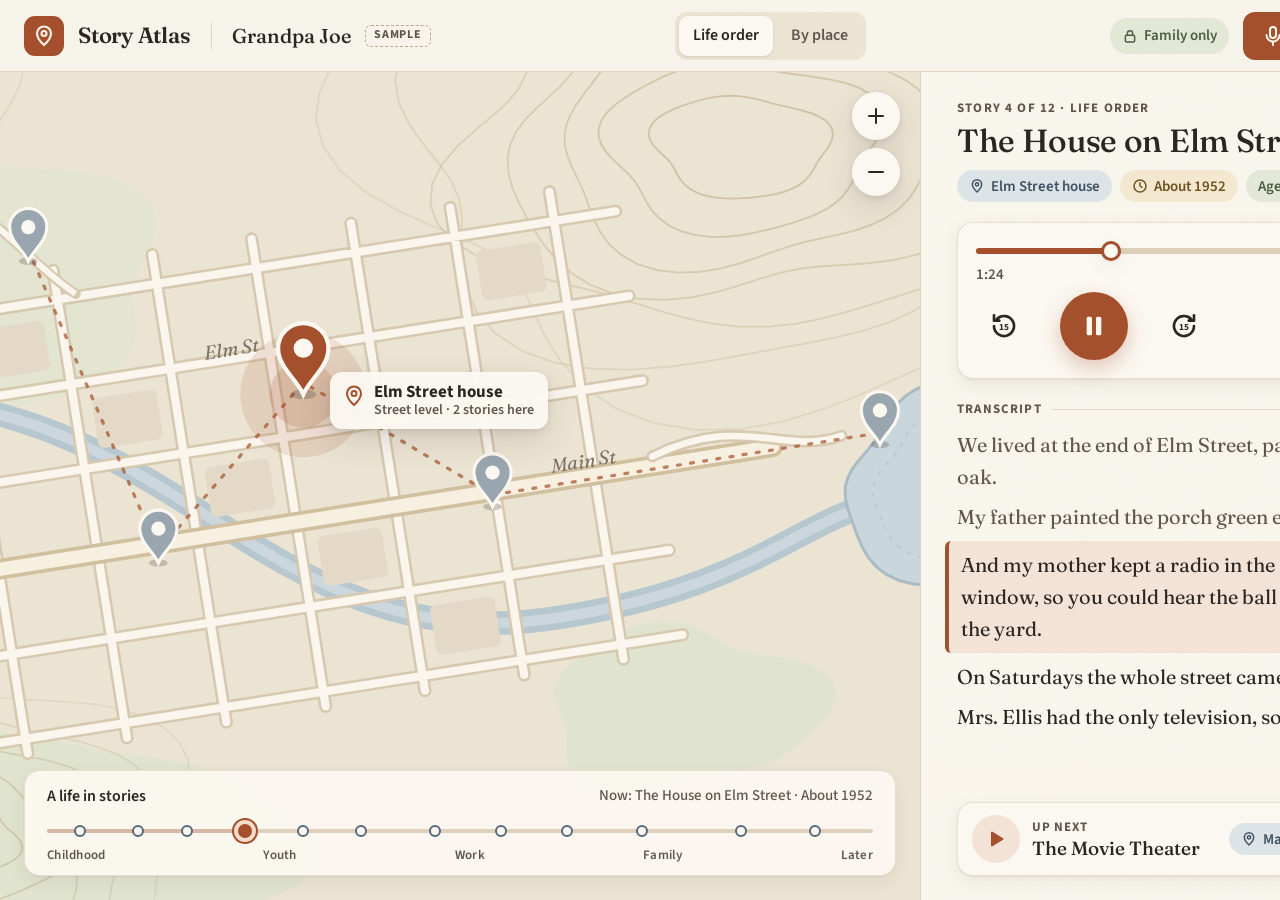
<file: design/html/05-listen-desktop.html>
<!doctype html><html lang="en"><head><meta charset="utf-8"><title>Listen desktop</title><link rel="preconnect" href="https://fonts.googleapis.com"><link href="https://fonts.googleapis.com/css2?family=Fraunces:ital,opsz,wght@0,9..144,400;0,9..144,500;0,9..144,600;1,9..144,400&family=Source+Sans+3:wght@400;500;600;700&display=swap" rel="stylesheet">
<link rel="stylesheet" href="style.css"><style>html,body{width:1440px;height:900px;overflow:hidden}</style></head><body><div style="width:1440px;height:900px;display:flex;flex-direction:column" class="paper-bg">
<header class="row" style="height:72px;padding:0 24px;gap:14px;border-bottom:1px solid var(--line);background:rgba(251,248,241,.6)"><div class="logo"><svg viewBox="0 0 24 24"><path d="M12 21s-7-6.2-7-11.5A7 7 0 0 1 19 9.5C19 14.8 12 21 12 21z"/><circle cx="12" cy="9.5" r="2.5"/></svg></div><span class="wordmark">Story Atlas</span><span style="width:1px;height:28px;background:var(--line);margin:0 6px"></span>
 <span class="serif" style="font-size:20px;font-weight:500">Grandpa Joe</span><span class="sample">Sample</span>
 <div class="grow" style="display:flex;justify-content:center"><div class="seg"><button class="on">Life order</button><button>By place</button></div></div>
 <span class="chip chip-sage" style="height:36px"><svg class="ico " viewBox="0 0 24 24" aria-hidden="true"><rect x="5" y="11" width="14" height="10" rx="2"/><path d="M8 11V8a4 4 0 0 1 8 0v3"/></svg>Family only</span>
 <button class="btn btn-primary btn-sm"><svg class="ico " viewBox="0 0 24 24" aria-hidden="true"><rect x="9" y="3" width="6" height="11" rx="3"/><path d="M5.5 11a6.5 6.5 0 0 0 13 0M12 17.5V21"/></svg>Record a story</button></header>
<div class="row" style="flex:1;align-items:stretch;min-height:0">
 <div class="map" style="flex:1"><svg class="mapsvg " viewBox="20 40 780 560" preserveAspectRatio="xMidYMid slice" xmlns="http://www.w3.org/2000/svg"><rect x="-400" y="-300" width="1600" height="1200" fill="#ece4d3"/><path d="M662.2,470.0 L658.1,475.9 L653.2,481.3 L648.1,486.3 L643.1,491.0 L638.1,495.5 L632.9,499.8 L627.2,503.7 L620.6,507.0 L613.2,509.6 L605.2,511.4 L597.1,512.4 L589.1,513.0 L581.6,513.6 L574.5,514.6 L567.5,516.3 L560.0,518.8 L551.7,521.8 L542.1,524.9 L531.6,527.3 L520.4,528.4 L509.4,527.8 L499.6,525.2 L491.7,520.8 L486.2,515.1 L483.1,508.5 L481.9,501.9 L481.8,495.5 L481.9,489.8 L481.5,484.6 L480.2,479.7 L478.2,474.9 L475.8,470.0 L473.9,464.8 L473.2,459.4 L474.0,454.1 L476.5,448.9 L480.6,444.1 L485.8,439.7 L491.5,435.7 L497.5,431.8 L503.5,427.9 L509.6,423.9 L516.2,419.9 L523.6,416.3 L531.9,413.3 L541.0,411.5 L550.5,411.3 L560.0,412.6 L568.8,415.4 L576.6,419.1 L583.2,423.2 L589.2,427.0 L594.9,430.0 L601.3,432.2 L608.8,433.7 L617.7,434.7 L627.7,436.0 L638.1,438.1 L648.0,441.3 L656.2,445.7 L661.9,451.1 L664.7,457.3 L664.6,463.7Z" fill="#e0e4cf"/><path d="M189.8,180.0 L188.2,186.5 L188.3,193.0 L189.4,200.1 L190.6,207.8 L191.0,216.0 L189.5,224.3 L185.7,232.3 L179.5,239.6 L171.2,246.0 L161.4,251.2 L150.6,255.6 L139.3,259.3 L127.5,262.5 L115.4,265.3 L102.9,267.4 L90.0,268.6 L77.0,268.3 L64.2,266.3 L52.5,262.4 L42.3,256.8 L34.0,249.9 L27.5,242.3 L22.5,234.9 L18.0,228.0 L13.1,222.1 L7.0,217.0 L-0.6,212.3 L-9.7,207.5 L-19.5,202.1 L-28.7,195.7 L-36.3,188.3 L-40.9,180.0 L-42.1,171.3 L-39.8,162.8 L-34.4,154.9 L-26.8,147.7 L-18.1,141.5 L-9.2,135.8 L-0.5,130.5 L7.9,125.2 L16.1,120.0 L24.7,114.9 L34.0,110.2 L44.2,106.3 L55.2,103.5 L66.8,102.1 L78.4,101.8 L90.0,102.4 L101.3,103.4 L112.5,104.5 L124.0,105.4 L135.9,106.1 L148.5,107.1 L161.5,108.7 L174.2,111.6 L185.8,116.1 L195.2,122.4 L201.6,130.3 L204.5,139.2 L204.3,148.4 L201.4,157.5 L197.3,165.8 L193.1,173.2Z" fill="#e3e5d0"/><path d="M305.8,560.0 L309.8,567.9 L310.4,576.0 L306.7,583.8 L298.8,590.8 L287.2,596.7 L273.1,601.1 L257.8,604.2 L242.8,606.4 L229.0,608.2 L217.0,610.1 L206.3,612.7 L196.5,616.1 L186.5,620.1 L175.6,624.4 L163.4,628.2 L150.0,631.1 L135.7,632.4 L121.3,632.1 L107.4,630.2 L94.5,627.0 L82.6,623.1 L71.5,618.7 L61.1,614.2 L50.9,609.5 L41.0,604.7 L31.7,599.5 L23.6,593.8 L17.5,587.4 L13.9,580.6 L13.0,573.6 L14.6,566.7 L17.9,560.0 L21.9,553.7 L25.6,547.6 L28.3,541.5 L29.8,535.1 L30.6,528.1 L31.7,520.5 L34.2,512.5 L39.2,504.6 L47.5,497.6 L59.1,492.0 L73.3,488.3 L89.3,486.8 L105.9,487.2 L121.8,489.2 L136.6,492.0 L150.0,495.0 L162.3,497.7 L173.9,499.9 L185.5,501.5 L197.3,502.9 L209.4,504.4 L221.4,506.6 L232.8,509.5 L243.3,513.3 L252.7,517.9 L261.0,522.9 L268.7,528.3 L276.3,533.8 L284.0,539.7 L291.9,545.9 L299.5,552.6Z" fill="#e0e4cf"/><path d="M659.5,90.0 L657.4,93.2 L655.1,96.2 L653.1,99.1 L651.2,102.0 L649.5,105.0 L647.7,108.1 L645.4,111.1 L642.5,114.1 L638.8,116.8 L634.3,119.1 L629.3,121.0 L623.7,122.5 L618.0,123.6 L612.1,124.4 L606.1,125.0 L600.0,125.4 L593.8,125.5 L587.6,125.4 L581.4,124.7 L575.5,123.5 L570.2,121.6 L565.6,119.1 L562.0,116.2 L559.3,113.1 L557.3,109.9 L555.7,106.8 L554.1,103.9 L552.2,101.2 L549.9,98.6 L547.0,96.0 L544.0,93.1 L541.1,90.0 L538.9,86.6 L537.7,83.0 L537.9,79.3 L539.4,75.8 L542.3,72.5 L546.1,69.6 L550.6,67.0 L555.5,64.8 L560.6,62.8 L565.8,61.0 L571.1,59.4 L576.6,58.0 L582.3,56.9 L588.2,56.3 L594.1,56.1 L600.0,56.5 L605.7,57.3 L611.1,58.5 L616.1,59.8 L621.1,61.2 L626.0,62.4 L631.1,63.6 L636.5,64.8 L642.0,66.2 L647.6,67.9 L652.7,70.0 L657.0,72.7 L660.1,75.9 L661.9,79.4 L662.2,83.0 L661.3,86.6Z" fill="none" stroke="#c8b998" stroke-width="1.3" opacity="0.75"/><path d="M689.0,90.0 L685.5,95.0 L682.4,99.8 L679.9,104.4 L677.7,109.2 L675.5,114.0 L672.7,118.9 L669.1,123.8 L664.3,128.3 L658.4,132.4 L651.5,135.9 L644.0,139.0 L636.0,141.7 L627.6,144.2 L618.9,146.5 L609.7,148.6 L600.0,150.4 L589.8,151.4 L579.5,151.5 L569.3,150.3 L559.8,147.8 L551.6,144.0 L544.9,139.1 L539.8,133.7 L536.1,128.0 L533.3,122.6 L530.6,117.6 L527.6,113.1 L523.8,108.8 L519.3,104.6 L514.4,100.1 L509.8,95.3 L506.0,90.0 L503.9,84.4 L503.7,78.6 L505.6,72.9 L509.2,67.6 L514.3,62.7 L520.3,58.3 L526.7,54.2 L533.4,50.3 L540.3,46.7 L547.5,43.2 L555.2,40.0 L563.4,37.4 L572.3,35.6 L581.5,34.6 L590.8,34.6 L600.0,35.4 L608.8,36.7 L617.3,38.3 L625.5,39.8 L633.9,41.2 L642.7,42.4 L651.9,43.7 L661.6,45.3 L671.2,47.6 L680.1,50.8 L687.6,55.1 L693.1,60.4 L696.1,66.3 L696.8,72.5 L695.3,78.7 L692.5,84.6Z" fill="none" stroke="#c8b998" stroke-width="1.3" opacity="0.68"/><path d="M728.9,90.0 L726.8,97.6 L724.4,105.1 L721.5,112.5 L717.7,119.7 L712.7,126.7 L706.0,133.2 L697.6,138.8 L687.8,143.5 L677.0,147.2 L665.8,150.0 L654.7,152.4 L644.0,154.8 L633.7,157.6 L623.2,161.1 L612.1,165.1 L600.0,169.2 L586.6,172.8 L572.2,175.2 L557.3,175.7 L542.9,173.9 L530.0,169.9 L519.1,163.8 L510.7,156.3 L504.8,148.0 L500.6,139.7 L497.6,131.7 L494.9,124.2 L492.0,117.3 L488.8,110.6 L485.6,103.9 L482.8,97.0 L481.0,90.0 L480.6,82.8 L482.0,75.7 L484.8,68.7 L488.8,61.9 L493.5,55.3 L498.5,48.7 L503.7,41.8 L509.3,34.7 L515.8,27.5 L523.7,20.4 L533.3,14.0 L544.9,8.9 L558.0,5.6 L572.1,4.5 L586.3,5.5 L600.0,8.3 L612.5,12.4 L623.8,17.0 L634.2,21.4 L644.1,25.2 L654.1,28.3 L664.9,30.8 L676.4,33.3 L688.3,36.2 L700.0,40.0 L710.6,45.0 L719.3,51.1 L725.6,58.3 L729.3,66.1 L730.7,74.2 L730.4,82.2Z" fill="none" stroke="#c8b998" stroke-width="1.3" opacity="0.61"/><path d="M757.8,90.0 L759.2,99.7 L760.3,109.7 L760.4,120.0 L758.4,130.5 L753.6,140.7 L745.3,149.9 L733.5,157.7 L719.0,163.5 L702.7,167.3 L685.9,169.4 L669.7,170.5 L654.6,171.4 L640.7,172.9 L627.6,175.5 L614.3,179.4 L600.0,184.0 L584.3,188.7 L567.0,192.3 L548.8,194.1 L530.6,193.4 L513.5,189.9 L498.3,184.0 L485.5,176.1 L475.3,167.0 L467.1,157.3 L460.5,147.6 L454.8,137.9 L449.8,128.4 L445.7,118.9 L443.0,109.3 L442.1,99.6 L443.7,90.0 L447.8,80.7 L454.2,72.1 L462.0,64.2 L470.2,56.8 L477.9,49.7 L484.5,42.3 L489.9,34.2 L494.9,25.1 L500.3,15.0 L507.4,4.5 L517.1,-5.7 L529.8,-14.6 L545.4,-21.1 L563.1,-24.5 L581.7,-24.8 L600.0,-22.1 L617.1,-17.2 L632.5,-11.0 L646.4,-4.5 L659.2,1.8 L671.6,7.4 L684.0,12.4 L696.7,17.3 L709.4,22.5 L721.4,28.5 L732.1,35.5 L740.8,43.5 L747.3,52.3 L751.6,61.6 L754.4,71.0 L756.2,80.5Z" fill="none" stroke="#c8b998" stroke-width="1.3" opacity="0.54"/><path d="M784.5,90.0 L795.0,102.0 L802.0,115.0 L804.1,128.5 L800.4,141.7 L791.3,153.6 L777.7,163.9 L761.3,172.4 L743.6,179.4 L725.7,185.4 L708.3,190.9 L691.3,196.3 L674.2,201.5 L656.7,206.3 L638.4,210.1 L619.3,212.2 L600.0,212.3 L581.0,210.3 L562.8,206.5 L545.6,201.7 L529.1,196.5 L512.8,191.5 L495.9,186.9 L477.9,182.6 L458.9,177.8 L439.5,172.0 L421.2,164.4 L405.7,154.6 L394.9,142.9 L390.0,129.7 L391.2,115.8 L397.9,102.4 L408.4,90.0 L420.7,79.0 L432.5,69.3 L442.4,60.2 L449.6,51.2 L454.4,41.6 L458.0,30.9 L461.8,19.4 L467.4,7.5 L476.0,-4.1 L487.9,-14.5 L502.9,-23.1 L520.3,-29.8 L539.3,-34.6 L559.1,-37.9 L579.4,-40.1 L600.0,-41.7 L621.0,-42.4 L642.2,-42.1 L663.4,-40.1 L683.8,-36.0 L702.3,-29.2 L717.8,-19.8 L729.5,-8.2 L737.1,4.7 L741.2,17.9 L743.1,30.5 L744.7,41.9 L747.6,51.9 L753.2,61.1 L761.8,70.0 L772.8,79.4Z" fill="none" stroke="#c8b998" stroke-width="1.3" opacity="0.47"/><path d="M856.3,90.0 L840.4,104.8 L822.5,117.7 L805.0,128.9 L789.5,139.1 L776.6,149.1 L765.7,159.3 L755.7,170.0 L745.2,180.9 L732.9,191.4 L718.3,200.9 L701.4,208.8 L682.7,215.0 L662.9,219.8 L642.5,223.8 L621.7,227.6 L600.0,231.6 L577.1,235.7 L552.6,239.2 L526.7,241.3 L500.2,240.8 L474.7,236.8 L452.0,228.7 L433.8,216.8 L421.2,202.0 L414.1,185.5 L411.5,168.9 L411.4,153.1 L411.4,138.9 L409.5,126.2 L404.5,114.3 L396.3,102.6 L386.2,90.0 L376.2,76.2 L368.8,61.2 L366.1,45.6 L369.3,30.2 L378.8,16.0 L393.5,3.6 L411.9,-6.6 L432.3,-15.0 L453.3,-21.9 L473.9,-28.2 L494.1,-34.1 L514.1,-39.8 L534.6,-44.9 L555.9,-48.8 L577.9,-50.7 L600.0,-50.1 L621.5,-46.9 L641.8,-41.6 L660.6,-35.0 L678.3,-28.3 L695.8,-22.2 L714.4,-17.2 L735.3,-13.2 L758.8,-9.4 L784.5,-4.8 L810.6,1.9 L834.9,11.4 L854.5,24.0 L867.1,39.3 L871.4,56.2 L867.4,73.5Z" fill="none" stroke="#c8b998" stroke-width="1.3" opacity="0.40"/><path d="M839.1,90.0 L836.7,104.7 L836.1,119.5 L835.7,135.0 L833.6,150.9 L828.3,166.7 L818.7,181.9 L804.8,195.7 L787.4,207.9 L767.8,218.6 L747.1,228.4 L725.8,238.0 L704.0,247.9 L681.1,258.1 L656.3,267.9 L629.2,276.2 L600.0,281.4 L569.9,282.1 L540.7,277.3 L514.6,267.1 L493.1,252.2 L477.1,234.5 L466.1,216.0 L458.4,198.5 L451.4,183.4 L442.6,171.2 L429.9,161.5 L412.6,153.0 L391.5,144.3 L368.7,134.1 L346.9,121.7 L329.1,106.8 L317.3,90.0 L312.6,72.2 L314.8,54.3 L322.5,37.1 L334.1,20.8 L348.0,5.3 L363.1,-9.5 L379.3,-23.9 L397.0,-37.6 L417.1,-50.2 L440.0,-60.6 L465.8,-67.8 L493.7,-71.3 L522.4,-70.8 L550.4,-66.9 L576.4,-60.9 L600.0,-54.5 L621.8,-49.2 L643.1,-46.1 L665.5,-45.7 L690.3,-47.1 L718.2,-49.1 L748.4,-49.7 L779.1,-47.2 L807.7,-40.6 L831.5,-29.4 L848.4,-14.3 L857.5,3.5 L859.5,22.4 L856.2,41.1 L850.1,58.7 L843.8,74.9Z" fill="none" stroke="#c8b998" stroke-width="1.3" opacity="0.33"/><path d="M112.6,560.0 L113.8,562.8 L113.9,565.7 L112.9,568.5 L110.9,571.0 L108.0,573.2 L104.7,575.1 L101.1,576.6 L97.6,578.0 L94.2,579.2 L90.9,580.4 L87.7,581.5 L84.4,582.6 L80.9,583.4 L77.4,584.0 L73.7,584.3 L70.0,584.2 L66.4,583.8 L62.9,583.3 L59.4,582.8 L55.8,582.3 L52.0,581.9 L47.9,581.5 L43.5,581.0 L39.1,580.1 L34.9,578.7 L31.2,576.8 L28.5,574.4 L26.9,571.6 L26.5,568.6 L27.2,565.5 L28.8,562.6 L30.8,560.0 L32.8,557.6 L34.7,555.4 L36.1,553.3 L37.3,551.2 L38.2,549.0 L39.3,546.7 L40.7,544.4 L42.6,542.2 L45.1,540.3 L48.0,538.6 L51.3,537.3 L54.9,536.3 L58.5,535.4 L62.2,534.6 L66.0,533.9 L70.0,533.3 L74.1,532.9 L78.3,532.8 L82.5,533.1 L86.5,534.1 L90.1,535.5 L93.1,537.5 L95.5,539.8 L97.3,542.3 L98.7,544.7 L100.0,547.0 L101.5,549.0 L103.4,551.0 L105.7,553.0 L108.2,555.1 L110.6,557.4Z" fill="none" stroke="#c8b998" stroke-width="1.2" opacity="0.70"/><path d="M149.0,560.0 L149.9,565.2 L148.6,570.3 L145.5,575.1 L140.9,579.3 L135.4,583.0 L129.5,586.1 L123.7,588.9 L118.0,591.5 L112.4,594.0 L106.9,596.3 L101.2,598.4 L95.2,600.0 L89.0,601.2 L82.6,601.7 L76.3,601.7 L70.0,601.3 L63.9,600.8 L57.8,600.3 L51.5,600.0 L44.8,599.9 L37.6,599.8 L29.9,599.5 L21.9,598.5 L14.3,596.6 L7.5,593.7 L2.2,589.8 L-1.1,585.0 L-2.5,579.7 L-2.1,574.4 L-0.5,569.2 L1.9,564.4 L4.2,560.0 L6.2,555.9 L7.6,551.8 L8.6,547.8 L9.5,543.5 L10.8,539.2 L12.9,534.9 L16.0,530.9 L20.1,527.2 L25.2,524.1 L31.0,521.6 L37.1,519.5 L43.4,517.8 L49.8,516.2 L56.3,514.7 L63.0,513.4 L70.0,512.5 L77.2,512.1 L84.4,512.5 L91.3,513.9 L97.6,516.3 L103.0,519.4 L107.5,523.2 L111.2,527.0 L114.4,530.8 L117.7,534.3 L121.4,537.4 L125.9,540.4 L131.0,543.4 L136.5,546.7 L141.8,550.6 L146.2,555.1Z" fill="none" stroke="#c8b998" stroke-width="1.2" opacity="0.60"/><path d="M158.9,560.0 L155.4,565.6 L152.9,570.9 L151.7,576.3 L151.2,582.2 L150.8,588.5 L149.9,595.2 L147.5,602.0 L143.4,608.4 L137.4,614.2 L129.8,619.0 L120.9,622.8 L111.2,625.7 L101.2,627.8 L90.9,629.4 L80.5,630.5 L70.0,631.1 L59.4,631.1 L48.9,630.2 L38.7,628.0 L29.5,624.6 L21.5,619.9 L15.0,614.3 L10.2,608.1 L6.5,601.9 L3.4,596.1 L0.1,590.8 L-3.9,586.1 L-9.2,581.6 L-15.5,577.1 L-22.4,572.1 L-29.1,566.4 L-34.5,560.0 L-37.8,553.0 L-38.4,545.8 L-36.1,538.8 L-31.2,532.3 L-24.5,526.7 L-16.6,521.8 L-8.3,517.6 L-0.1,513.7 L7.9,510.1 L15.8,506.4 L23.7,502.9 L32.1,499.6 L41.0,497.0 L50.5,495.2 L60.2,494.5 L70.0,494.8 L79.6,495.9 L88.8,497.5 L97.9,499.3 L107.0,501.1 L116.3,502.8 L126.1,504.6 L136.0,506.9 L145.8,510.0 L154.8,514.1 L162.1,519.4 L167.1,525.8 L169.4,532.8 L169.1,540.2 L166.7,547.3 L162.9,554.0Z" fill="none" stroke="#c8b998" stroke-width="1.2" opacity="0.50"/><path d="M190.4,560.0 L184.8,567.5 L180.1,574.5 L176.8,581.4 L174.8,588.7 L173.4,596.6 L171.7,605.0 L168.8,613.6 L163.9,622.1 L156.6,629.8 L147.2,636.4 L136.0,641.6 L123.5,645.5 L110.5,648.3 L97.1,650.2 L83.6,651.5 L70.0,652.2 L56.3,652.2 L42.6,651.3 L29.2,648.9 L16.8,645.0 L5.9,639.4 L-3.0,632.3 L-9.7,624.3 L-14.5,615.9 L-18.0,607.8 L-21.2,600.3 L-25.1,593.6 L-30.4,587.5 L-37.3,581.5 L-45.5,575.2 L-54.1,568.1 L-61.8,560.0 L-67.4,551.0 L-69.8,541.6 L-68.5,532.2 L-63.7,523.4 L-55.8,515.5 L-45.9,508.8 L-34.9,503.0 L-23.6,498.1 L-12.5,493.5 L-1.6,489.1 L9.3,484.9 L20.5,481.0 L32.3,477.8 L44.6,475.5 L57.3,474.6 L70.0,475.0 L82.4,476.7 L94.3,479.2 L105.7,482.0 L117.0,484.9 L128.5,487.6 L140.4,490.3 L153.0,493.1 L165.7,496.7 L177.9,501.4 L188.5,507.6 L196.6,515.2 L201.4,524.0 L202.6,533.4 L200.5,542.8 L196.1,551.8Z" fill="none" stroke="#c8b998" stroke-width="1.2" opacity="0.40"/><path d="M211.3,560.0 L207.9,569.0 L206.0,577.9 L204.9,587.1 L203.8,596.7 L201.7,606.6 L197.7,616.5 L191.3,626.0 L182.7,634.6 L172.0,642.4 L160.0,649.2 L147.0,655.4 L133.2,661.1 L118.8,666.6 L103.5,671.7 L87.2,676.0 L70.0,678.9 L52.2,679.8 L34.6,678.0 L18.1,673.4 L3.6,666.1 L-8.2,656.9 L-17.3,646.5 L-24.2,636.0 L-29.9,626.2 L-35.6,617.4 L-42.3,609.7 L-50.8,602.8 L-60.9,595.9 L-71.9,588.5 L-82.5,580.1 L-91.4,570.5 L-97.2,560.0 L-99.2,549.0 L-97.4,537.9 L-92.1,527.4 L-84.2,517.7 L-74.7,508.7 L-64.6,500.4 L-54.1,492.5 L-43.5,484.8 L-32.3,477.5 L-20.1,470.6 L-6.8,464.8 L7.7,460.4 L23.2,457.8 L39.1,456.9 L54.8,457.6 L70.0,459.3 L84.7,461.3 L99.1,463.1 L113.8,464.4 L129.3,465.2 L145.8,466.1 L163.1,467.7 L180.4,470.9 L196.6,476.1 L210.2,483.8 L220.2,493.5 L225.9,504.8 L227.4,516.8 L225.3,528.8 L221.0,540.1 L215.9,550.5Z" fill="none" stroke="#c8b998" stroke-width="1.2" opacity="0.30"/><path d="M17.3,60.0 L15.9,64.4 L13.2,68.5 L9.6,72.0 L5.4,75.0 L1.3,77.6 L-2.6,80.0 L-5.8,82.4 L-8.7,85.1 L-11.3,88.0 L-14.0,91.1 L-17.1,94.3 L-20.7,97.2 L-25.0,99.5 L-29.8,101.1 L-34.9,101.8 L-40.0,101.7 L-45.0,100.9 L-49.9,99.7 L-54.5,98.3 L-59.0,96.8 L-63.5,95.1 L-67.8,93.3 L-72.0,91.2 L-75.8,88.6 L-79.0,85.6 L-81.4,82.1 L-83.0,78.4 L-83.9,74.6 L-84.4,70.8 L-84.6,67.1 L-85.0,63.5 L-85.8,60.0 L-87.0,56.3 L-88.4,52.3 L-89.6,48.0 L-90.2,43.4 L-89.8,38.7 L-88.1,34.3 L-85.0,30.5 L-80.7,27.5 L-75.5,25.4 L-69.8,24.3 L-64.1,23.9 L-58.7,24.0 L-53.6,24.2 L-48.9,24.3 L-44.4,24.3 L-40.0,24.1 L-35.6,24.0 L-31.1,24.0 L-26.5,24.5 L-22.1,25.4 L-17.9,26.9 L-13.9,28.7 L-10.1,30.8 L-6.3,33.1 L-2.6,35.4 L1.3,37.9 L5.3,40.6 L9.3,43.7 L12.8,47.2 L15.6,51.2 L17.2,55.5Z" fill="none" stroke="#c8b998" stroke-width="1.2" opacity="0.60"/><path d="M39.9,60.0 L40.3,66.2 L39.6,72.4 L37.8,78.4 L34.8,84.2 L30.7,89.5 L26.0,94.4 L20.8,99.0 L15.6,103.4 L10.3,107.9 L5.0,112.5 L-0.8,117.2 L-7.2,121.7 L-14.5,125.6 L-22.6,128.3 L-31.2,129.4 L-40.0,128.8 L-48.4,126.5 L-56.0,122.9 L-62.7,118.4 L-68.5,113.7 L-73.8,109.4 L-79.1,105.7 L-84.8,102.6 L-91.3,100.0 L-98.4,97.4 L-106.0,94.4 L-113.3,90.6 L-119.9,85.8 L-125.1,80.1 L-128.5,73.7 L-130.0,66.9 L-129.9,60.0 L-128.5,53.2 L-126.1,46.6 L-123.3,40.3 L-119.9,34.2 L-116.1,28.3 L-111.6,22.7 L-106.1,17.6 L-99.7,13.4 L-92.4,10.2 L-84.4,8.1 L-76.2,7.1 L-68.2,6.9 L-60.6,7.1 L-53.5,7.1 L-46.7,6.6 L-40.0,5.4 L-32.9,3.4 L-25.0,1.2 L-16.4,-0.8 L-7.1,-2.0 L2.3,-1.8 L11.2,0.2 L19.1,3.8 L25.3,9.0 L29.9,15.2 L33.0,21.9 L34.8,28.8 L36.0,35.4 L37.0,41.8 L38.0,47.9 L39.1,53.9Z" fill="none" stroke="#c8b998" stroke-width="1.2" opacity="0.50"/><path d="M73.9,60.0 L76.3,68.8 L78.3,78.2 L79.4,88.0 L78.8,98.0 L75.7,107.8 L69.9,116.7 L61.2,124.1 L50.1,129.5 L37.4,132.8 L24.2,134.1 L11.3,134.1 L-0.6,133.4 L-11.4,132.8 L-21.2,133.0 L-30.5,134.2 L-40.0,136.2 L-50.0,138.7 L-60.8,140.9 L-72.2,142.0 L-83.8,141.7 L-95.1,139.5 L-105.5,135.7 L-114.9,130.4 L-123.2,124.2 L-130.5,117.4 L-137.3,110.2 L-143.7,102.8 L-149.6,95.0 L-154.8,86.9 L-158.7,78.2 L-160.8,69.2 L-160.6,60.0 L-157.9,51.0 L-153.1,42.6 L-146.6,35.0 L-139.4,28.2 L-132.2,22.0 L-125.6,15.8 L-119.9,9.4 L-114.7,2.3 L-109.6,-5.4 L-103.7,-13.6 L-96.5,-21.6 L-87.5,-28.6 L-76.8,-33.8 L-64.9,-36.6 L-52.4,-36.9 L-40.0,-34.8 L-28.4,-30.8 L-17.9,-25.8 L-8.4,-20.3 L0.3,-15.1 L8.7,-10.4 L17.2,-6.1 L25.8,-1.9 L34.5,2.5 L42.8,7.5 L50.4,13.4 L56.8,20.0 L61.9,27.4 L65.8,35.2 L68.9,43.3 L71.4,51.5Z" fill="none" stroke="#c8b998" stroke-width="1.2" opacity="0.40"/><path d="M107.1,60.0 L100.3,70.6 L93.3,80.3 L87.1,89.6 L81.8,98.7 L77.4,108.1 L73.0,117.9 L67.9,127.9 L61.4,137.8 L52.9,146.9 L42.5,154.8 L30.5,161.2 L17.4,166.2 L3.5,170.0 L-10.7,173.1 L-25.2,175.6 L-40.0,177.7 L-55.3,179.2 L-71.0,179.6 L-86.8,178.4 L-102.0,174.9 L-115.8,168.8 L-127.3,160.2 L-136.0,149.7 L-141.7,138.0 L-145.0,126.1 L-146.8,114.7 L-148.4,104.4 L-150.9,95.2 L-155.2,86.8 L-161.3,78.5 L-168.9,69.7 L-176.9,60.0 L-183.8,49.1 L-188.3,37.4 L-189.6,25.2 L-187.1,13.2 L-181.2,2.1 L-172.4,-7.9 L-161.7,-16.6 L-149.9,-24.3 L-137.5,-31.2 L-124.9,-37.4 L-111.9,-43.2 L-98.4,-48.2 L-84.3,-52.0 L-69.6,-54.2 L-54.7,-54.4 L-40.0,-52.5 L-26.0,-48.7 L-13.1,-43.7 L-1.2,-38.1 L10.1,-32.7 L21.3,-28.0 L33.2,-24.0 L46.1,-20.4 L60.0,-16.7 L74.4,-12.0 L88.2,-5.7 L100.2,2.5 L109.2,12.6 L114.3,24.1 L115.2,36.3 L112.5,48.5Z" fill="none" stroke="#c8b998" stroke-width="1.2" opacity="0.30"/><path d="M-300,300 C-100,250 40,240 150,290 S330,430 470,410 S640,340 700,330" fill="none" stroke="#b7c7cf" stroke-width="16" stroke-linecap="round"/><path d="M-300,300 C-100,250 40,240 150,290 S330,430 470,410 S640,340 700,330" fill="none" stroke="#cbd7dc" stroke-width="7" stroke-linecap="round"/><path d="M855.0,320.0 L854.8,326.1 L854.3,332.2 L853.3,338.5 L851.4,344.7 L847.9,350.7 L842.7,356.1 L835.8,360.6 L827.4,364.0 L818.2,366.3 L808.7,367.6 L799.7,368.4 L791.3,369.3 L783.5,370.7 L776.1,372.8 L768.4,375.8 L760.0,379.3 L750.5,382.8 L740.0,385.5 L728.9,386.9 L717.8,386.4 L707.5,384.1 L698.6,380.0 L691.5,374.5 L686.1,368.2 L682.2,361.6 L679.4,355.2 L677.0,348.9 L674.9,343.0 L672.9,337.2 L671.3,331.5 L670.5,325.8 L670.7,320.0 L672.3,314.4 L675.0,309.0 L678.7,303.9 L682.8,299.1 L686.8,294.5 L690.4,289.7 L693.6,284.4 L696.6,278.7 L700.1,272.4 L704.6,265.9 L710.6,259.7 L718.4,254.5 L727.8,250.8 L738.4,249.1 L749.3,249.4 L760.0,251.6 L769.8,255.1 L778.5,259.3 L786.3,263.5 L793.4,267.3 L800.6,270.5 L808.0,273.1 L815.9,275.6 L824.0,278.2 L832.1,281.4 L839.4,285.4 L845.5,290.2 L850.0,295.7 L852.9,301.6 L854.4,307.7 L855.0,313.9Z" fill="#c9d6dc" stroke="#a9bbc4" stroke-width="2"/><path d="M835.0,320.0 L834.9,324.5 L834.5,329.1 L833.7,333.7 L832.1,338.3 L829.4,342.8 L825.3,346.8 L819.9,350.1 L813.2,352.7 L805.9,354.3 L798.5,355.3 L791.3,355.9 L784.7,356.6 L778.6,357.6 L772.7,359.2 L766.6,361.4 L760.0,364.0 L752.5,366.6 L744.2,368.6 L735.5,369.6 L726.7,369.3 L718.6,367.5 L711.5,364.5 L705.9,360.4 L701.7,355.8 L698.6,350.9 L696.3,346.1 L694.5,341.5 L692.8,337.1 L691.2,332.8 L690.0,328.5 L689.3,324.3 L689.5,320.0 L690.7,315.8 L692.9,311.8 L695.8,308.1 L699.1,304.5 L702.2,301.1 L705.1,297.5 L707.6,293.6 L710.0,289.3 L712.7,284.6 L716.2,279.8 L721.0,275.2 L727.2,271.4 L734.6,268.6 L742.9,267.4 L751.6,267.6 L760.0,269.3 L767.7,271.9 L774.6,275.0 L780.7,278.1 L786.4,280.9 L792.0,283.3 L797.9,285.2 L804.1,287.0 L810.6,289.0 L816.9,291.4 L822.7,294.3 L827.5,297.9 L831.0,302.0 L833.3,306.4 L834.5,310.9 L835.0,315.5Z" fill="none" stroke="#b8c8d0" stroke-width="1.2" stroke-dasharray="3 5"/><g transform="rotate(-9 300 310)"><path d="M60,170 L540,170 M60,228 L540,228 M60,286 L540,286 M60,344 L540,344 M60,402 L540,402 M60,460 L540,460 M90,150 L90,470 M158,150 L158,470 M226,150 L226,470 M294,150 L294,470 M362,150 L362,470 M430,150 L430,470 M498,150 L498,470" stroke="#d6c9b0" stroke-width="9" fill="none" stroke-linecap="round"/><path d="M60,170 L540,170 M60,228 L540,228 M60,286 L540,286 M60,344 L540,344 M60,402 L540,402 M60,460 L540,460 M90,150 L90,470 M158,150 L158,470 M226,150 L226,470 M294,150 L294,470 M362,150 L362,470 M430,150 L430,470 M498,150 L498,470" stroke="#faf6ee" stroke-width="5.5" fill="none" stroke-linecap="round"/><rect x="102" y="182" width="44" height="34" rx="4" fill="#e3d9c6"/><rect x="442" y="182" width="44" height="34" rx="4" fill="#e3d9c6"/><rect x="170" y="240" width="44" height="34" rx="4" fill="#e3d9c6"/><rect x="238" y="298" width="44" height="34" rx="4" fill="#e3d9c6"/><rect x="306" y="356" width="44" height="34" rx="4" fill="#e3d9c6"/><rect x="374" y="414" width="44" height="34" rx="4" fill="#e3d9c6"/><path d="M20,344 L620,344" stroke="#d1c09f" stroke-width="14" fill="none" stroke-linecap="round"/><path d="M20,344 L620,344" stroke="#f7efdf" stroke-width="9" fill="none" stroke-linecap="round"/><text x="250" y="226" font-family="Fraunces" font-style="italic" font-size="13" fill="#7d7265">Elm St</text><text x="470" y="338" font-family="Fraunces" font-style="italic" font-size="13" fill="#7d7265">Main St</text></g><path d="M540,300 C600,270 630,300 668,286" stroke="#d6c9b0" stroke-width="8" fill="none" stroke-linecap="round"/><path d="M540,300 C600,270 630,300 668,286" stroke="#faf6ee" stroke-width="4.5" fill="none" stroke-linecap="round"/><path d="M150,190 C120,170 100,140 60,120" stroke="#d6c9b0" stroke-width="7" fill="none" stroke-linecap="round" stroke-dasharray="1 0"/><path d="M150,190 C120,170 100,140 60,120" stroke="#faf6ee" stroke-width="4" fill="none"/><text x="760" y="352" text-anchor="middle" font-family="Fraunces" font-style="italic" font-size="15" fill="#4d6070">Pine Lake</text><text x="600" y="38" text-anchor="middle" font-family="Fraunces" font-style="italic" font-size="12" fill="#8f8167" letter-spacing="2">HIGH RIDGE</text><path d="M118,160 L206,364 L304,250 L432,326 L694,284" fill="none" stroke="#a4502c" stroke-width="2.2" stroke-dasharray="2 7" stroke-linecap="round" opacity=".7"/><ellipse cx="118" cy="168" rx="6.300000000000001" ry="2.52" fill="#2b2622" opacity=".22"/><g transform="translate(118,168) scale(1.05)"><path d="M0 0 C-3 -7 -12 -13 -12 -22 A12 12 0 1 1 12 -22 C12 -13 3 -7 0 0Z" fill="#9aa6af" stroke="#fbf8f1" stroke-width="2"/><circle cx="0" cy="-22" r="4.6" fill="#fbf8f1"/></g><ellipse cx="206" cy="372" rx="6.300000000000001" ry="2.52" fill="#2b2622" opacity=".22"/><g transform="translate(206,372) scale(1.05)"><path d="M0 0 C-3 -7 -12 -13 -12 -22 A12 12 0 1 1 12 -22 C12 -13 3 -7 0 0Z" fill="#9aa6af" stroke="#fbf8f1" stroke-width="2"/><circle cx="0" cy="-22" r="4.6" fill="#fbf8f1"/></g><ellipse cx="432" cy="334" rx="6.300000000000001" ry="2.52" fill="#2b2622" opacity=".22"/><g transform="translate(432,334) scale(1.05)"><path d="M0 0 C-3 -7 -12 -13 -12 -22 A12 12 0 1 1 12 -22 C12 -13 3 -7 0 0Z" fill="#9aa6af" stroke="#fbf8f1" stroke-width="2"/><circle cx="0" cy="-22" r="4.6" fill="#fbf8f1"/></g><ellipse cx="694" cy="292" rx="6.300000000000001" ry="2.52" fill="#2b2622" opacity=".22"/><g transform="translate(694,292) scale(1.05)"><path d="M0 0 C-3 -7 -12 -13 -12 -22 A12 12 0 1 1 12 -22 C12 -13 3 -7 0 0Z" fill="#9aa6af" stroke="#fbf8f1" stroke-width="2"/><circle cx="0" cy="-22" r="4.6" fill="#fbf8f1"/></g><circle cx="304" cy="258" r="42.525000000000006" fill="#a4502c" opacity=".14"/><circle cx="304" cy="258" r="22.680000000000003" fill="#a4502c" opacity=".18"/><ellipse cx="304" cy="258" rx="8.505" ry="3.4020000000000006" fill="#2b2622" opacity=".22"/><g transform="translate(304,258) scale(1.4175000000000002)"><path d="M0 0 C-3 -7 -12 -13 -12 -22 A12 12 0 1 1 12 -22 C12 -13 3 -7 0 0Z" fill="#a4502c" stroke="#fbf8f1" stroke-width="2"/><circle cx="0" cy="-22" r="4.6" fill="#fbf8f1"/></g></svg>
  <div class="row gap8" style="position:absolute;left:330px;top:300px;background:rgba(251,248,241,.97);padding:10px 14px 10px 12px;border-radius:12px;box-shadow:var(--shadow-float)"><span style="color:var(--rust)"><svg class="ico " viewBox="0 0 24 24" aria-hidden="true"><path d="M12 21s-7-6.2-7-11.5A7 7 0 0 1 19 9.5C19 14.8 12 21 12 21z"/><circle cx="12" cy="9.5" r="2.5"/></svg></span><div style="line-height:1.2"><div style="font-weight:700;font-size:17px">Elm Street house</div><div style="font-size:14px;color:var(--ink-soft);font-weight:600">Street level · 2 stories here</div></div></div>
  <div style="position:absolute;right:20px;top:20px;display:flex;flex-direction:column;gap:8px"><button class="icon-btn float"><svg class="ico " viewBox="0 0 24 24" aria-hidden="true"><path d="M12 5v14M5 12h14"/></svg></button><button class="icon-btn float"><svg class="ico " viewBox="0 0 24 24" aria-hidden="true"><path d="M5 12h14"/></svg></button></div>
  <div class="card" style="position:absolute;left:24px;right:24px;bottom:24px;padding:14px 22px 6px;background:rgba(251,248,241,.96)">
   <div class="row" style="justify-content:space-between"><span class="t-label">A life in stories</span><span class="t-caption">Now: The House on Elm Street · About 1952</span></div>
   <div style="margin-top:4px"><div class="tl"><div class="track"></div><div class="fill" style="width:24%"></div><i class="dot" style="left:4%"></i><i class="dot" style="left:11%"></i><i class="dot" style="left:17%"></i><i class="dot cur" style="left:24%"></i><i class="dot" style="left:31%"></i><i class="dot" style="left:38%"></i><i class="dot" style="left:47%"></i><i class="dot" style="left:55%"></i><i class="dot" style="left:63%"></i><i class="dot" style="left:72%"></i><i class="dot" style="left:84%"></i><i class="dot" style="left:93%"></i><div class="eras"><span>Childhood</span><span>Youth</span><span>Work</span><span>Family</span><span>Later</span></div></div></div></div>
 </div>
 <aside style="width:520px;border-left:1px solid var(--line);background:rgba(251,248,241,.72);padding:28px 36px;display:flex;flex-direction:column;position:relative;overflow:hidden">
  <div class="t-over">Story 4 of 12 · Life order</div>
  <h1 class="t-h1" style="margin-top:6px">The House on Elm Street</h1>
  <div class="row gap8" style="margin-top:10px"><span class="chip chip-place"><svg class="ico " viewBox="0 0 24 24" aria-hidden="true"><path d="M12 21s-7-6.2-7-11.5A7 7 0 0 1 19 9.5C19 14.8 12 21 12 21z"/><circle cx="12" cy="9.5" r="2.5"/></svg>Elm Street house</span><span class="chip chip-era"><svg class="ico " viewBox="0 0 24 24" aria-hidden="true"><circle cx="12" cy="12" r="9"/><path d="M12 7v5l3 2"/></svg>About 1952</span><span class="chip chip-sage">Age about 7</span></div>
  <div class="card" style="margin-top:20px;padding:16px 18px 18px"><div><div style="position:relative;height:24px"><div style="position:absolute;left:0;right:0;top:9px;height:6px;border-radius:3px;background:#ddd1bb"></div><div style="position:absolute;left:0;width:33%;top:9px;height:6px;border-radius:3px;background:var(--rust)"></div><div style="position:absolute;left:33%;top:2px;width:20px;height:20px;margin-left:-10px;border-radius:99px;background:var(--paper);border:3px solid var(--rust);box-shadow:var(--shadow-card)"></div></div>
<div class="row tab" style="justify-content:space-between;font-size:15px;font-weight:600;color:var(--ink-soft)"><span>1:24</span><span>4:12</span></div></div><div class="row" style="margin-top:6px"><div class="row" style="justify-content:center;gap:28px">
<button class="icon-btn" style="width:56px;height:56px" aria-label="Back 15 seconds"><svg class="ico lg" viewBox="0 0 24 24"><path d="M4.5 12a7.5 7.5 0 1 0 2.2-5.3M4.5 4v4h4"/><text x="12" y="15.2" text-anchor="middle" font-size="7" font-weight="700" fill="currentColor" stroke="none" font-family="Source Sans 3">15</text></svg></button>
<button style="width:68px;height:68px;border-radius:99px;background:var(--rust);color:#fff8ef;display:grid;place-items:center;box-shadow:0 8px 20px rgba(164,80,44,.3)" aria-label="Pause"><svg class="ico lg" viewBox="0 0 24 24" aria-hidden="true"><rect x="6.5" y="5" width="4" height="14" rx="1.2" fill="currentColor" stroke="none"/><rect x="13.5" y="5" width="4" height="14" rx="1.2" fill="currentColor" stroke="none"/></svg></button>
<button class="icon-btn" style="width:56px;height:56px" aria-label="Forward 15 seconds"><svg class="ico lg" viewBox="0 0 24 24"><path d="M19.5 12a7.5 7.5 0 1 1-2.2-5.3M19.5 4v4h-4"/><text x="12" y="15.2" text-anchor="middle" font-size="7" font-weight="700" fill="currentColor" stroke="none" font-family="Source Sans 3">15</text></svg></button></div><span class="grow"></span></div></div>
  <div class="overline-rule t-over" style="margin-top:22px">Transcript</div>
  <div style="margin-top:8px;margin-left:-12px"><p class="t-read" style="color:var(--ink-soft);font-size:20px;padding:4px 12px">We lived at the end of Elm Street, past the big oak.</p><p class="t-read" style="color:var(--ink-soft);font-size:20px;padding:4px 12px">My father painted the porch green every spring.</p><p class="t-read" style="font-size:20px;background:var(--rust-tint);border-left:4px solid var(--rust);border-radius:6px 10px 10px 6px;padding:8px 12px;margin:4px 0;color:var(--ink)">And my mother kept a radio in the kitchen window, so you could hear the ball game from the yard.</p><p class="t-read" style="font-size:20px;padding:4px 12px">On Saturdays the whole street came out.</p><p class="t-read" style="font-size:20px;padding:4px 12px">Mrs. Ellis had the only television, so we all</p></div>
  <div style="position:absolute;left:0;right:0;bottom:104px;height:60px;background:linear-gradient(rgba(249,245,237,0),rgb(249,245,237))"></div>
  <div style="position:absolute;left:36px;right:36px;bottom:24px" class="card row gap12"><div style="padding:12px 14px;display:flex;align-items:center;gap:12px;width:100%"><button style="width:48px;height:48px;border-radius:99px;background:var(--rust-tint);color:var(--rust);display:grid;place-items:center"><svg class="ico " viewBox="0 0 24 24" aria-hidden="true"><path d="M8 5.5v13l10.5-6.5z" fill="currentColor"/></svg></button><div class="grow" style="line-height:1.25"><div class="t-caption" style="font-size:13px;font-weight:700;letter-spacing:.06em;text-transform:uppercase">Up next</div><div class="serif" style="font-size:19px;font-weight:500">The Movie Theater</div></div><span class="chip chip-place"><svg class="ico " viewBox="0 0 24 24" aria-hidden="true"><path d="M12 21s-7-6.2-7-11.5A7 7 0 0 1 19 9.5C19 14.8 12 21 12 21z"/><circle cx="12" cy="9.5" r="2.5"/></svg>Main Street</span><span class="dur">4:12</span></div></div>
 </aside></div></div></body></html>
</file>
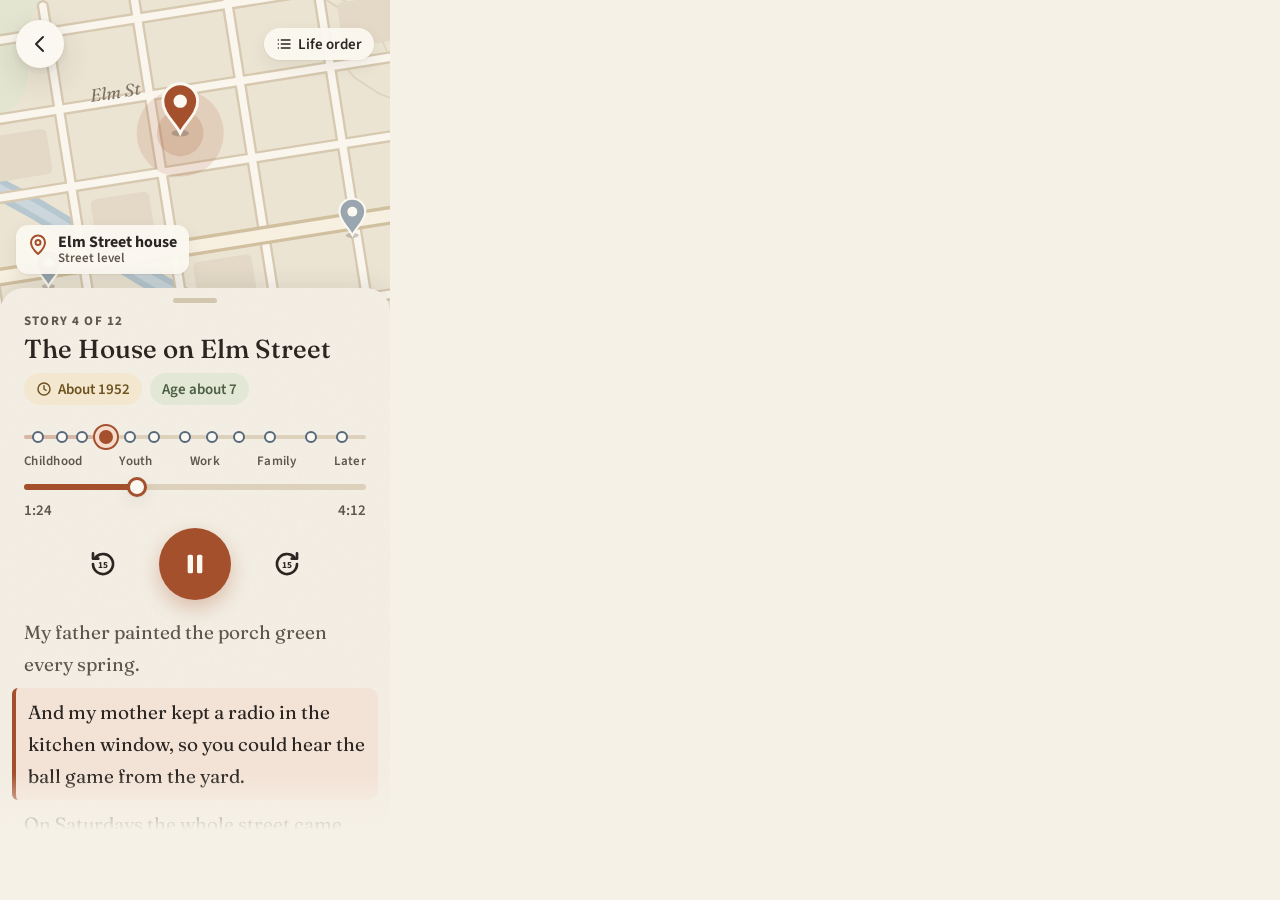
<file: design/html/05-listen-mobile.html>
<!doctype html><html lang="en"><head><meta charset="utf-8"><title>Listen mobile</title><link rel="preconnect" href="https://fonts.googleapis.com"><link href="https://fonts.googleapis.com/css2?family=Fraunces:ital,opsz,wght@0,9..144,400;0,9..144,500;0,9..144,600;1,9..144,400&family=Source+Sans+3:wght@400;500;600;700&display=swap" rel="stylesheet">
<link rel="stylesheet" href="style.css"><style>html,body{width:390px;height:844px;overflow:hidden}</style></head><body><div class="screen paper-bg">
<div class="map" style="height:312px"><svg class="mapsvg " viewBox="170 150 290 250" preserveAspectRatio="xMidYMid slice" xmlns="http://www.w3.org/2000/svg"><rect x="-400" y="-300" width="1600" height="1200" fill="#ece4d3"/><path d="M662.2,470.0 L658.1,475.9 L653.2,481.3 L648.1,486.3 L643.1,491.0 L638.1,495.5 L632.9,499.8 L627.2,503.7 L620.6,507.0 L613.2,509.6 L605.2,511.4 L597.1,512.4 L589.1,513.0 L581.6,513.6 L574.5,514.6 L567.5,516.3 L560.0,518.8 L551.7,521.8 L542.1,524.9 L531.6,527.3 L520.4,528.4 L509.4,527.8 L499.6,525.2 L491.7,520.8 L486.2,515.1 L483.1,508.5 L481.9,501.9 L481.8,495.5 L481.9,489.8 L481.5,484.6 L480.2,479.7 L478.2,474.9 L475.8,470.0 L473.9,464.8 L473.2,459.4 L474.0,454.1 L476.5,448.9 L480.6,444.1 L485.8,439.7 L491.5,435.7 L497.5,431.8 L503.5,427.9 L509.6,423.9 L516.2,419.9 L523.6,416.3 L531.9,413.3 L541.0,411.5 L550.5,411.3 L560.0,412.6 L568.8,415.4 L576.6,419.1 L583.2,423.2 L589.2,427.0 L594.9,430.0 L601.3,432.2 L608.8,433.7 L617.7,434.7 L627.7,436.0 L638.1,438.1 L648.0,441.3 L656.2,445.7 L661.9,451.1 L664.7,457.3 L664.6,463.7Z" fill="#e0e4cf"/><path d="M189.8,180.0 L188.2,186.5 L188.3,193.0 L189.4,200.1 L190.6,207.8 L191.0,216.0 L189.5,224.3 L185.7,232.3 L179.5,239.6 L171.2,246.0 L161.4,251.2 L150.6,255.6 L139.3,259.3 L127.5,262.5 L115.4,265.3 L102.9,267.4 L90.0,268.6 L77.0,268.3 L64.2,266.3 L52.5,262.4 L42.3,256.8 L34.0,249.9 L27.5,242.3 L22.5,234.9 L18.0,228.0 L13.1,222.1 L7.0,217.0 L-0.6,212.3 L-9.7,207.5 L-19.5,202.1 L-28.7,195.7 L-36.3,188.3 L-40.9,180.0 L-42.1,171.3 L-39.8,162.8 L-34.4,154.9 L-26.8,147.7 L-18.1,141.5 L-9.2,135.8 L-0.5,130.5 L7.9,125.2 L16.1,120.0 L24.7,114.9 L34.0,110.2 L44.2,106.3 L55.2,103.5 L66.8,102.1 L78.4,101.8 L90.0,102.4 L101.3,103.4 L112.5,104.5 L124.0,105.4 L135.9,106.1 L148.5,107.1 L161.5,108.7 L174.2,111.6 L185.8,116.1 L195.2,122.4 L201.6,130.3 L204.5,139.2 L204.3,148.4 L201.4,157.5 L197.3,165.8 L193.1,173.2Z" fill="#e3e5d0"/><path d="M305.8,560.0 L309.8,567.9 L310.4,576.0 L306.7,583.8 L298.8,590.8 L287.2,596.7 L273.1,601.1 L257.8,604.2 L242.8,606.4 L229.0,608.2 L217.0,610.1 L206.3,612.7 L196.5,616.1 L186.5,620.1 L175.6,624.4 L163.4,628.2 L150.0,631.1 L135.7,632.4 L121.3,632.1 L107.4,630.2 L94.5,627.0 L82.6,623.1 L71.5,618.7 L61.1,614.2 L50.9,609.5 L41.0,604.7 L31.7,599.5 L23.6,593.8 L17.5,587.4 L13.9,580.6 L13.0,573.6 L14.6,566.7 L17.9,560.0 L21.9,553.7 L25.6,547.6 L28.3,541.5 L29.8,535.1 L30.6,528.1 L31.7,520.5 L34.2,512.5 L39.2,504.6 L47.5,497.6 L59.1,492.0 L73.3,488.3 L89.3,486.8 L105.9,487.2 L121.8,489.2 L136.6,492.0 L150.0,495.0 L162.3,497.7 L173.9,499.9 L185.5,501.5 L197.3,502.9 L209.4,504.4 L221.4,506.6 L232.8,509.5 L243.3,513.3 L252.7,517.9 L261.0,522.9 L268.7,528.3 L276.3,533.8 L284.0,539.7 L291.9,545.9 L299.5,552.6Z" fill="#e0e4cf"/><path d="M659.5,90.0 L657.4,93.2 L655.1,96.2 L653.1,99.1 L651.2,102.0 L649.5,105.0 L647.7,108.1 L645.4,111.1 L642.5,114.1 L638.8,116.8 L634.3,119.1 L629.3,121.0 L623.7,122.5 L618.0,123.6 L612.1,124.4 L606.1,125.0 L600.0,125.4 L593.8,125.5 L587.6,125.4 L581.4,124.7 L575.5,123.5 L570.2,121.6 L565.6,119.1 L562.0,116.2 L559.3,113.1 L557.3,109.9 L555.7,106.8 L554.1,103.9 L552.2,101.2 L549.9,98.6 L547.0,96.0 L544.0,93.1 L541.1,90.0 L538.9,86.6 L537.7,83.0 L537.9,79.3 L539.4,75.8 L542.3,72.5 L546.1,69.6 L550.6,67.0 L555.5,64.8 L560.6,62.8 L565.8,61.0 L571.1,59.4 L576.6,58.0 L582.3,56.9 L588.2,56.3 L594.1,56.1 L600.0,56.5 L605.7,57.3 L611.1,58.5 L616.1,59.8 L621.1,61.2 L626.0,62.4 L631.1,63.6 L636.5,64.8 L642.0,66.2 L647.6,67.9 L652.7,70.0 L657.0,72.7 L660.1,75.9 L661.9,79.4 L662.2,83.0 L661.3,86.6Z" fill="none" stroke="#c8b998" stroke-width="1.3" opacity="0.75"/><path d="M689.0,90.0 L685.5,95.0 L682.4,99.8 L679.9,104.4 L677.7,109.2 L675.5,114.0 L672.7,118.9 L669.1,123.8 L664.3,128.3 L658.4,132.4 L651.5,135.9 L644.0,139.0 L636.0,141.7 L627.6,144.2 L618.9,146.5 L609.7,148.6 L600.0,150.4 L589.8,151.4 L579.5,151.5 L569.3,150.3 L559.8,147.8 L551.6,144.0 L544.9,139.1 L539.8,133.7 L536.1,128.0 L533.3,122.6 L530.6,117.6 L527.6,113.1 L523.8,108.8 L519.3,104.6 L514.4,100.1 L509.8,95.3 L506.0,90.0 L503.9,84.4 L503.7,78.6 L505.6,72.9 L509.2,67.6 L514.3,62.7 L520.3,58.3 L526.7,54.2 L533.4,50.3 L540.3,46.7 L547.5,43.2 L555.2,40.0 L563.4,37.4 L572.3,35.6 L581.5,34.6 L590.8,34.6 L600.0,35.4 L608.8,36.7 L617.3,38.3 L625.5,39.8 L633.9,41.2 L642.7,42.4 L651.9,43.7 L661.6,45.3 L671.2,47.6 L680.1,50.8 L687.6,55.1 L693.1,60.4 L696.1,66.3 L696.8,72.5 L695.3,78.7 L692.5,84.6Z" fill="none" stroke="#c8b998" stroke-width="1.3" opacity="0.68"/><path d="M728.9,90.0 L726.8,97.6 L724.4,105.1 L721.5,112.5 L717.7,119.7 L712.7,126.7 L706.0,133.2 L697.6,138.8 L687.8,143.5 L677.0,147.2 L665.8,150.0 L654.7,152.4 L644.0,154.8 L633.7,157.6 L623.2,161.1 L612.1,165.1 L600.0,169.2 L586.6,172.8 L572.2,175.2 L557.3,175.7 L542.9,173.9 L530.0,169.9 L519.1,163.8 L510.7,156.3 L504.8,148.0 L500.6,139.7 L497.6,131.7 L494.9,124.2 L492.0,117.3 L488.8,110.6 L485.6,103.9 L482.8,97.0 L481.0,90.0 L480.6,82.8 L482.0,75.7 L484.8,68.7 L488.8,61.9 L493.5,55.3 L498.5,48.7 L503.7,41.8 L509.3,34.7 L515.8,27.5 L523.7,20.4 L533.3,14.0 L544.9,8.9 L558.0,5.6 L572.1,4.5 L586.3,5.5 L600.0,8.3 L612.5,12.4 L623.8,17.0 L634.2,21.4 L644.1,25.2 L654.1,28.3 L664.9,30.8 L676.4,33.3 L688.3,36.2 L700.0,40.0 L710.6,45.0 L719.3,51.1 L725.6,58.3 L729.3,66.1 L730.7,74.2 L730.4,82.2Z" fill="none" stroke="#c8b998" stroke-width="1.3" opacity="0.61"/><path d="M757.8,90.0 L759.2,99.7 L760.3,109.7 L760.4,120.0 L758.4,130.5 L753.6,140.7 L745.3,149.9 L733.5,157.7 L719.0,163.5 L702.7,167.3 L685.9,169.4 L669.7,170.5 L654.6,171.4 L640.7,172.9 L627.6,175.5 L614.3,179.4 L600.0,184.0 L584.3,188.7 L567.0,192.3 L548.8,194.1 L530.6,193.4 L513.5,189.9 L498.3,184.0 L485.5,176.1 L475.3,167.0 L467.1,157.3 L460.5,147.6 L454.8,137.9 L449.8,128.4 L445.7,118.9 L443.0,109.3 L442.1,99.6 L443.7,90.0 L447.8,80.7 L454.2,72.1 L462.0,64.2 L470.2,56.8 L477.9,49.7 L484.5,42.3 L489.9,34.2 L494.9,25.1 L500.3,15.0 L507.4,4.5 L517.1,-5.7 L529.8,-14.6 L545.4,-21.1 L563.1,-24.5 L581.7,-24.8 L600.0,-22.1 L617.1,-17.2 L632.5,-11.0 L646.4,-4.5 L659.2,1.8 L671.6,7.4 L684.0,12.4 L696.7,17.3 L709.4,22.5 L721.4,28.5 L732.1,35.5 L740.8,43.5 L747.3,52.3 L751.6,61.6 L754.4,71.0 L756.2,80.5Z" fill="none" stroke="#c8b998" stroke-width="1.3" opacity="0.54"/><path d="M784.5,90.0 L795.0,102.0 L802.0,115.0 L804.1,128.5 L800.4,141.7 L791.3,153.6 L777.7,163.9 L761.3,172.4 L743.6,179.4 L725.7,185.4 L708.3,190.9 L691.3,196.3 L674.2,201.5 L656.7,206.3 L638.4,210.1 L619.3,212.2 L600.0,212.3 L581.0,210.3 L562.8,206.5 L545.6,201.7 L529.1,196.5 L512.8,191.5 L495.9,186.9 L477.9,182.6 L458.9,177.8 L439.5,172.0 L421.2,164.4 L405.7,154.6 L394.9,142.9 L390.0,129.7 L391.2,115.8 L397.9,102.4 L408.4,90.0 L420.7,79.0 L432.5,69.3 L442.4,60.2 L449.6,51.2 L454.4,41.6 L458.0,30.9 L461.8,19.4 L467.4,7.5 L476.0,-4.1 L487.9,-14.5 L502.9,-23.1 L520.3,-29.8 L539.3,-34.6 L559.1,-37.9 L579.4,-40.1 L600.0,-41.7 L621.0,-42.4 L642.2,-42.1 L663.4,-40.1 L683.8,-36.0 L702.3,-29.2 L717.8,-19.8 L729.5,-8.2 L737.1,4.7 L741.2,17.9 L743.1,30.5 L744.7,41.9 L747.6,51.9 L753.2,61.1 L761.8,70.0 L772.8,79.4Z" fill="none" stroke="#c8b998" stroke-width="1.3" opacity="0.47"/><path d="M856.3,90.0 L840.4,104.8 L822.5,117.7 L805.0,128.9 L789.5,139.1 L776.6,149.1 L765.7,159.3 L755.7,170.0 L745.2,180.9 L732.9,191.4 L718.3,200.9 L701.4,208.8 L682.7,215.0 L662.9,219.8 L642.5,223.8 L621.7,227.6 L600.0,231.6 L577.1,235.7 L552.6,239.2 L526.7,241.3 L500.2,240.8 L474.7,236.8 L452.0,228.7 L433.8,216.8 L421.2,202.0 L414.1,185.5 L411.5,168.9 L411.4,153.1 L411.4,138.9 L409.5,126.2 L404.5,114.3 L396.3,102.6 L386.2,90.0 L376.2,76.2 L368.8,61.2 L366.1,45.6 L369.3,30.2 L378.8,16.0 L393.5,3.6 L411.9,-6.6 L432.3,-15.0 L453.3,-21.9 L473.9,-28.2 L494.1,-34.1 L514.1,-39.8 L534.6,-44.9 L555.9,-48.8 L577.9,-50.7 L600.0,-50.1 L621.5,-46.9 L641.8,-41.6 L660.6,-35.0 L678.3,-28.3 L695.8,-22.2 L714.4,-17.2 L735.3,-13.2 L758.8,-9.4 L784.5,-4.8 L810.6,1.9 L834.9,11.4 L854.5,24.0 L867.1,39.3 L871.4,56.2 L867.4,73.5Z" fill="none" stroke="#c8b998" stroke-width="1.3" opacity="0.40"/><path d="M839.1,90.0 L836.7,104.7 L836.1,119.5 L835.7,135.0 L833.6,150.9 L828.3,166.7 L818.7,181.9 L804.8,195.7 L787.4,207.9 L767.8,218.6 L747.1,228.4 L725.8,238.0 L704.0,247.9 L681.1,258.1 L656.3,267.9 L629.2,276.2 L600.0,281.4 L569.9,282.1 L540.7,277.3 L514.6,267.1 L493.1,252.2 L477.1,234.5 L466.1,216.0 L458.4,198.5 L451.4,183.4 L442.6,171.2 L429.9,161.5 L412.6,153.0 L391.5,144.3 L368.7,134.1 L346.9,121.7 L329.1,106.8 L317.3,90.0 L312.6,72.2 L314.8,54.3 L322.5,37.1 L334.1,20.8 L348.0,5.3 L363.1,-9.5 L379.3,-23.9 L397.0,-37.6 L417.1,-50.2 L440.0,-60.6 L465.8,-67.8 L493.7,-71.3 L522.4,-70.8 L550.4,-66.9 L576.4,-60.9 L600.0,-54.5 L621.8,-49.2 L643.1,-46.1 L665.5,-45.7 L690.3,-47.1 L718.2,-49.1 L748.4,-49.7 L779.1,-47.2 L807.7,-40.6 L831.5,-29.4 L848.4,-14.3 L857.5,3.5 L859.5,22.4 L856.2,41.1 L850.1,58.7 L843.8,74.9Z" fill="none" stroke="#c8b998" stroke-width="1.3" opacity="0.33"/><path d="M112.6,560.0 L113.8,562.8 L113.9,565.7 L112.9,568.5 L110.9,571.0 L108.0,573.2 L104.7,575.1 L101.1,576.6 L97.6,578.0 L94.2,579.2 L90.9,580.4 L87.7,581.5 L84.4,582.6 L80.9,583.4 L77.4,584.0 L73.7,584.3 L70.0,584.2 L66.4,583.8 L62.9,583.3 L59.4,582.8 L55.8,582.3 L52.0,581.9 L47.9,581.5 L43.5,581.0 L39.1,580.1 L34.9,578.7 L31.2,576.8 L28.5,574.4 L26.9,571.6 L26.5,568.6 L27.2,565.5 L28.8,562.6 L30.8,560.0 L32.8,557.6 L34.7,555.4 L36.1,553.3 L37.3,551.2 L38.2,549.0 L39.3,546.7 L40.7,544.4 L42.6,542.2 L45.1,540.3 L48.0,538.6 L51.3,537.3 L54.9,536.3 L58.5,535.4 L62.2,534.6 L66.0,533.9 L70.0,533.3 L74.1,532.9 L78.3,532.8 L82.5,533.1 L86.5,534.1 L90.1,535.5 L93.1,537.5 L95.5,539.8 L97.3,542.3 L98.7,544.7 L100.0,547.0 L101.5,549.0 L103.4,551.0 L105.7,553.0 L108.2,555.1 L110.6,557.4Z" fill="none" stroke="#c8b998" stroke-width="1.2" opacity="0.70"/><path d="M149.0,560.0 L149.9,565.2 L148.6,570.3 L145.5,575.1 L140.9,579.3 L135.4,583.0 L129.5,586.1 L123.7,588.9 L118.0,591.5 L112.4,594.0 L106.9,596.3 L101.2,598.4 L95.2,600.0 L89.0,601.2 L82.6,601.7 L76.3,601.7 L70.0,601.3 L63.9,600.8 L57.8,600.3 L51.5,600.0 L44.8,599.9 L37.6,599.8 L29.9,599.5 L21.9,598.5 L14.3,596.6 L7.5,593.7 L2.2,589.8 L-1.1,585.0 L-2.5,579.7 L-2.1,574.4 L-0.5,569.2 L1.9,564.4 L4.2,560.0 L6.2,555.9 L7.6,551.8 L8.6,547.8 L9.5,543.5 L10.8,539.2 L12.9,534.9 L16.0,530.9 L20.1,527.2 L25.2,524.1 L31.0,521.6 L37.1,519.5 L43.4,517.8 L49.8,516.2 L56.3,514.7 L63.0,513.4 L70.0,512.5 L77.2,512.1 L84.4,512.5 L91.3,513.9 L97.6,516.3 L103.0,519.4 L107.5,523.2 L111.2,527.0 L114.4,530.8 L117.7,534.3 L121.4,537.4 L125.9,540.4 L131.0,543.4 L136.5,546.7 L141.8,550.6 L146.2,555.1Z" fill="none" stroke="#c8b998" stroke-width="1.2" opacity="0.60"/><path d="M158.9,560.0 L155.4,565.6 L152.9,570.9 L151.7,576.3 L151.2,582.2 L150.8,588.5 L149.9,595.2 L147.5,602.0 L143.4,608.4 L137.4,614.2 L129.8,619.0 L120.9,622.8 L111.2,625.7 L101.2,627.8 L90.9,629.4 L80.5,630.5 L70.0,631.1 L59.4,631.1 L48.9,630.2 L38.7,628.0 L29.5,624.6 L21.5,619.9 L15.0,614.3 L10.2,608.1 L6.5,601.9 L3.4,596.1 L0.1,590.8 L-3.9,586.1 L-9.2,581.6 L-15.5,577.1 L-22.4,572.1 L-29.1,566.4 L-34.5,560.0 L-37.8,553.0 L-38.4,545.8 L-36.1,538.8 L-31.2,532.3 L-24.5,526.7 L-16.6,521.8 L-8.3,517.6 L-0.1,513.7 L7.9,510.1 L15.8,506.4 L23.7,502.9 L32.1,499.6 L41.0,497.0 L50.5,495.2 L60.2,494.5 L70.0,494.8 L79.6,495.9 L88.8,497.5 L97.9,499.3 L107.0,501.1 L116.3,502.8 L126.1,504.6 L136.0,506.9 L145.8,510.0 L154.8,514.1 L162.1,519.4 L167.1,525.8 L169.4,532.8 L169.1,540.2 L166.7,547.3 L162.9,554.0Z" fill="none" stroke="#c8b998" stroke-width="1.2" opacity="0.50"/><path d="M190.4,560.0 L184.8,567.5 L180.1,574.5 L176.8,581.4 L174.8,588.7 L173.4,596.6 L171.7,605.0 L168.8,613.6 L163.9,622.1 L156.6,629.8 L147.2,636.4 L136.0,641.6 L123.5,645.5 L110.5,648.3 L97.1,650.2 L83.6,651.5 L70.0,652.2 L56.3,652.2 L42.6,651.3 L29.2,648.9 L16.8,645.0 L5.9,639.4 L-3.0,632.3 L-9.7,624.3 L-14.5,615.9 L-18.0,607.8 L-21.2,600.3 L-25.1,593.6 L-30.4,587.5 L-37.3,581.5 L-45.5,575.2 L-54.1,568.1 L-61.8,560.0 L-67.4,551.0 L-69.8,541.6 L-68.5,532.2 L-63.7,523.4 L-55.8,515.5 L-45.9,508.8 L-34.9,503.0 L-23.6,498.1 L-12.5,493.5 L-1.6,489.1 L9.3,484.9 L20.5,481.0 L32.3,477.8 L44.6,475.5 L57.3,474.6 L70.0,475.0 L82.4,476.7 L94.3,479.2 L105.7,482.0 L117.0,484.9 L128.5,487.6 L140.4,490.3 L153.0,493.1 L165.7,496.7 L177.9,501.4 L188.5,507.6 L196.6,515.2 L201.4,524.0 L202.6,533.4 L200.5,542.8 L196.1,551.8Z" fill="none" stroke="#c8b998" stroke-width="1.2" opacity="0.40"/><path d="M211.3,560.0 L207.9,569.0 L206.0,577.9 L204.9,587.1 L203.8,596.7 L201.7,606.6 L197.7,616.5 L191.3,626.0 L182.7,634.6 L172.0,642.4 L160.0,649.2 L147.0,655.4 L133.2,661.1 L118.8,666.6 L103.5,671.7 L87.2,676.0 L70.0,678.9 L52.2,679.8 L34.6,678.0 L18.1,673.4 L3.6,666.1 L-8.2,656.9 L-17.3,646.5 L-24.2,636.0 L-29.9,626.2 L-35.6,617.4 L-42.3,609.7 L-50.8,602.8 L-60.9,595.9 L-71.9,588.5 L-82.5,580.1 L-91.4,570.5 L-97.2,560.0 L-99.2,549.0 L-97.4,537.9 L-92.1,527.4 L-84.2,517.7 L-74.7,508.7 L-64.6,500.4 L-54.1,492.5 L-43.5,484.8 L-32.3,477.5 L-20.1,470.6 L-6.8,464.8 L7.7,460.4 L23.2,457.8 L39.1,456.9 L54.8,457.6 L70.0,459.3 L84.7,461.3 L99.1,463.1 L113.8,464.4 L129.3,465.2 L145.8,466.1 L163.1,467.7 L180.4,470.9 L196.6,476.1 L210.2,483.8 L220.2,493.5 L225.9,504.8 L227.4,516.8 L225.3,528.8 L221.0,540.1 L215.9,550.5Z" fill="none" stroke="#c8b998" stroke-width="1.2" opacity="0.30"/><path d="M17.3,60.0 L15.9,64.4 L13.2,68.5 L9.6,72.0 L5.4,75.0 L1.3,77.6 L-2.6,80.0 L-5.8,82.4 L-8.7,85.1 L-11.3,88.0 L-14.0,91.1 L-17.1,94.3 L-20.7,97.2 L-25.0,99.5 L-29.8,101.1 L-34.9,101.8 L-40.0,101.7 L-45.0,100.9 L-49.9,99.7 L-54.5,98.3 L-59.0,96.8 L-63.5,95.1 L-67.8,93.3 L-72.0,91.2 L-75.8,88.6 L-79.0,85.6 L-81.4,82.1 L-83.0,78.4 L-83.9,74.6 L-84.4,70.8 L-84.6,67.1 L-85.0,63.5 L-85.8,60.0 L-87.0,56.3 L-88.4,52.3 L-89.6,48.0 L-90.2,43.4 L-89.8,38.7 L-88.1,34.3 L-85.0,30.5 L-80.7,27.5 L-75.5,25.4 L-69.8,24.3 L-64.1,23.9 L-58.7,24.0 L-53.6,24.2 L-48.9,24.3 L-44.4,24.3 L-40.0,24.1 L-35.6,24.0 L-31.1,24.0 L-26.5,24.5 L-22.1,25.4 L-17.9,26.9 L-13.9,28.7 L-10.1,30.8 L-6.3,33.1 L-2.6,35.4 L1.3,37.9 L5.3,40.6 L9.3,43.7 L12.8,47.2 L15.6,51.2 L17.2,55.5Z" fill="none" stroke="#c8b998" stroke-width="1.2" opacity="0.60"/><path d="M39.9,60.0 L40.3,66.2 L39.6,72.4 L37.8,78.4 L34.8,84.2 L30.7,89.5 L26.0,94.4 L20.8,99.0 L15.6,103.4 L10.3,107.9 L5.0,112.5 L-0.8,117.2 L-7.2,121.7 L-14.5,125.6 L-22.6,128.3 L-31.2,129.4 L-40.0,128.8 L-48.4,126.5 L-56.0,122.9 L-62.7,118.4 L-68.5,113.7 L-73.8,109.4 L-79.1,105.7 L-84.8,102.6 L-91.3,100.0 L-98.4,97.4 L-106.0,94.4 L-113.3,90.6 L-119.9,85.8 L-125.1,80.1 L-128.5,73.7 L-130.0,66.9 L-129.9,60.0 L-128.5,53.2 L-126.1,46.6 L-123.3,40.3 L-119.9,34.2 L-116.1,28.3 L-111.6,22.7 L-106.1,17.6 L-99.7,13.4 L-92.4,10.2 L-84.4,8.1 L-76.2,7.1 L-68.2,6.9 L-60.6,7.1 L-53.5,7.1 L-46.7,6.6 L-40.0,5.4 L-32.9,3.4 L-25.0,1.2 L-16.4,-0.8 L-7.1,-2.0 L2.3,-1.8 L11.2,0.2 L19.1,3.8 L25.3,9.0 L29.9,15.2 L33.0,21.9 L34.8,28.8 L36.0,35.4 L37.0,41.8 L38.0,47.9 L39.1,53.9Z" fill="none" stroke="#c8b998" stroke-width="1.2" opacity="0.50"/><path d="M73.9,60.0 L76.3,68.8 L78.3,78.2 L79.4,88.0 L78.8,98.0 L75.7,107.8 L69.9,116.7 L61.2,124.1 L50.1,129.5 L37.4,132.8 L24.2,134.1 L11.3,134.1 L-0.6,133.4 L-11.4,132.8 L-21.2,133.0 L-30.5,134.2 L-40.0,136.2 L-50.0,138.7 L-60.8,140.9 L-72.2,142.0 L-83.8,141.7 L-95.1,139.5 L-105.5,135.7 L-114.9,130.4 L-123.2,124.2 L-130.5,117.4 L-137.3,110.2 L-143.7,102.8 L-149.6,95.0 L-154.8,86.9 L-158.7,78.2 L-160.8,69.2 L-160.6,60.0 L-157.9,51.0 L-153.1,42.6 L-146.6,35.0 L-139.4,28.2 L-132.2,22.0 L-125.6,15.8 L-119.9,9.4 L-114.7,2.3 L-109.6,-5.4 L-103.7,-13.6 L-96.5,-21.6 L-87.5,-28.6 L-76.8,-33.8 L-64.9,-36.6 L-52.4,-36.9 L-40.0,-34.8 L-28.4,-30.8 L-17.9,-25.8 L-8.4,-20.3 L0.3,-15.1 L8.7,-10.4 L17.2,-6.1 L25.8,-1.9 L34.5,2.5 L42.8,7.5 L50.4,13.4 L56.8,20.0 L61.9,27.4 L65.8,35.2 L68.9,43.3 L71.4,51.5Z" fill="none" stroke="#c8b998" stroke-width="1.2" opacity="0.40"/><path d="M107.1,60.0 L100.3,70.6 L93.3,80.3 L87.1,89.6 L81.8,98.7 L77.4,108.1 L73.0,117.9 L67.9,127.9 L61.4,137.8 L52.9,146.9 L42.5,154.8 L30.5,161.2 L17.4,166.2 L3.5,170.0 L-10.7,173.1 L-25.2,175.6 L-40.0,177.7 L-55.3,179.2 L-71.0,179.6 L-86.8,178.4 L-102.0,174.9 L-115.8,168.8 L-127.3,160.2 L-136.0,149.7 L-141.7,138.0 L-145.0,126.1 L-146.8,114.7 L-148.4,104.4 L-150.9,95.2 L-155.2,86.8 L-161.3,78.5 L-168.9,69.7 L-176.9,60.0 L-183.8,49.1 L-188.3,37.4 L-189.6,25.2 L-187.1,13.2 L-181.2,2.1 L-172.4,-7.9 L-161.7,-16.6 L-149.9,-24.3 L-137.5,-31.2 L-124.9,-37.4 L-111.9,-43.2 L-98.4,-48.2 L-84.3,-52.0 L-69.6,-54.2 L-54.7,-54.4 L-40.0,-52.5 L-26.0,-48.7 L-13.1,-43.7 L-1.2,-38.1 L10.1,-32.7 L21.3,-28.0 L33.2,-24.0 L46.1,-20.4 L60.0,-16.7 L74.4,-12.0 L88.2,-5.7 L100.2,2.5 L109.2,12.6 L114.3,24.1 L115.2,36.3 L112.5,48.5Z" fill="none" stroke="#c8b998" stroke-width="1.2" opacity="0.30"/><path d="M-300,300 C-100,250 40,240 150,290 S330,430 470,410 S640,340 700,330" fill="none" stroke="#b7c7cf" stroke-width="16" stroke-linecap="round"/><path d="M-300,300 C-100,250 40,240 150,290 S330,430 470,410 S640,340 700,330" fill="none" stroke="#cbd7dc" stroke-width="7" stroke-linecap="round"/><path d="M855.0,320.0 L854.8,326.1 L854.3,332.2 L853.3,338.5 L851.4,344.7 L847.9,350.7 L842.7,356.1 L835.8,360.6 L827.4,364.0 L818.2,366.3 L808.7,367.6 L799.7,368.4 L791.3,369.3 L783.5,370.7 L776.1,372.8 L768.4,375.8 L760.0,379.3 L750.5,382.8 L740.0,385.5 L728.9,386.9 L717.8,386.4 L707.5,384.1 L698.6,380.0 L691.5,374.5 L686.1,368.2 L682.2,361.6 L679.4,355.2 L677.0,348.9 L674.9,343.0 L672.9,337.2 L671.3,331.5 L670.5,325.8 L670.7,320.0 L672.3,314.4 L675.0,309.0 L678.7,303.9 L682.8,299.1 L686.8,294.5 L690.4,289.7 L693.6,284.4 L696.6,278.7 L700.1,272.4 L704.6,265.9 L710.6,259.7 L718.4,254.5 L727.8,250.8 L738.4,249.1 L749.3,249.4 L760.0,251.6 L769.8,255.1 L778.5,259.3 L786.3,263.5 L793.4,267.3 L800.6,270.5 L808.0,273.1 L815.9,275.6 L824.0,278.2 L832.1,281.4 L839.4,285.4 L845.5,290.2 L850.0,295.7 L852.9,301.6 L854.4,307.7 L855.0,313.9Z" fill="#c9d6dc" stroke="#a9bbc4" stroke-width="2"/><path d="M835.0,320.0 L834.9,324.5 L834.5,329.1 L833.7,333.7 L832.1,338.3 L829.4,342.8 L825.3,346.8 L819.9,350.1 L813.2,352.7 L805.9,354.3 L798.5,355.3 L791.3,355.9 L784.7,356.6 L778.6,357.6 L772.7,359.2 L766.6,361.4 L760.0,364.0 L752.5,366.6 L744.2,368.6 L735.5,369.6 L726.7,369.3 L718.6,367.5 L711.5,364.5 L705.9,360.4 L701.7,355.8 L698.6,350.9 L696.3,346.1 L694.5,341.5 L692.8,337.1 L691.2,332.8 L690.0,328.5 L689.3,324.3 L689.5,320.0 L690.7,315.8 L692.9,311.8 L695.8,308.1 L699.1,304.5 L702.2,301.1 L705.1,297.5 L707.6,293.6 L710.0,289.3 L712.7,284.6 L716.2,279.8 L721.0,275.2 L727.2,271.4 L734.6,268.6 L742.9,267.4 L751.6,267.6 L760.0,269.3 L767.7,271.9 L774.6,275.0 L780.7,278.1 L786.4,280.9 L792.0,283.3 L797.9,285.2 L804.1,287.0 L810.6,289.0 L816.9,291.4 L822.7,294.3 L827.5,297.9 L831.0,302.0 L833.3,306.4 L834.5,310.9 L835.0,315.5Z" fill="none" stroke="#b8c8d0" stroke-width="1.2" stroke-dasharray="3 5"/><g transform="rotate(-9 300 310)"><path d="M60,170 L540,170 M60,228 L540,228 M60,286 L540,286 M60,344 L540,344 M60,402 L540,402 M60,460 L540,460 M90,150 L90,470 M158,150 L158,470 M226,150 L226,470 M294,150 L294,470 M362,150 L362,470 M430,150 L430,470 M498,150 L498,470" stroke="#d6c9b0" stroke-width="9" fill="none" stroke-linecap="round"/><path d="M60,170 L540,170 M60,228 L540,228 M60,286 L540,286 M60,344 L540,344 M60,402 L540,402 M60,460 L540,460 M90,150 L90,470 M158,150 L158,470 M226,150 L226,470 M294,150 L294,470 M362,150 L362,470 M430,150 L430,470 M498,150 L498,470" stroke="#faf6ee" stroke-width="5.5" fill="none" stroke-linecap="round"/><rect x="102" y="182" width="44" height="34" rx="4" fill="#e3d9c6"/><rect x="442" y="182" width="44" height="34" rx="4" fill="#e3d9c6"/><rect x="170" y="240" width="44" height="34" rx="4" fill="#e3d9c6"/><rect x="238" y="298" width="44" height="34" rx="4" fill="#e3d9c6"/><rect x="306" y="356" width="44" height="34" rx="4" fill="#e3d9c6"/><rect x="374" y="414" width="44" height="34" rx="4" fill="#e3d9c6"/><path d="M20,344 L620,344" stroke="#d1c09f" stroke-width="14" fill="none" stroke-linecap="round"/><path d="M20,344 L620,344" stroke="#f7efdf" stroke-width="9" fill="none" stroke-linecap="round"/><text x="250" y="226" font-family="Fraunces" font-style="italic" font-size="13" fill="#7d7265">Elm St</text><text x="470" y="338" font-family="Fraunces" font-style="italic" font-size="13" fill="#7d7265">Main St</text></g><path d="M540,300 C600,270 630,300 668,286" stroke="#d6c9b0" stroke-width="8" fill="none" stroke-linecap="round"/><path d="M540,300 C600,270 630,300 668,286" stroke="#faf6ee" stroke-width="4.5" fill="none" stroke-linecap="round"/><path d="M150,190 C120,170 100,140 60,120" stroke="#d6c9b0" stroke-width="7" fill="none" stroke-linecap="round" stroke-dasharray="1 0"/><path d="M150,190 C120,170 100,140 60,120" stroke="#faf6ee" stroke-width="4" fill="none"/><text x="760" y="352" text-anchor="middle" font-family="Fraunces" font-style="italic" font-size="15" fill="#4d6070">Pine Lake</text><text x="600" y="38" text-anchor="middle" font-family="Fraunces" font-style="italic" font-size="12" fill="#8f8167" letter-spacing="2">HIGH RIDGE</text><ellipse cx="118" cy="168" rx="4.800000000000001" ry="1.92" fill="#2b2622" opacity=".22"/><g transform="translate(118,168) scale(0.8)"><path d="M0 0 C-3 -7 -12 -13 -12 -22 A12 12 0 1 1 12 -22 C12 -13 3 -7 0 0Z" fill="#9aa6af" stroke="#fbf8f1" stroke-width="2"/><circle cx="0" cy="-22" r="4.6" fill="#fbf8f1"/></g><ellipse cx="206" cy="372" rx="4.800000000000001" ry="1.92" fill="#2b2622" opacity=".22"/><g transform="translate(206,372) scale(0.8)"><path d="M0 0 C-3 -7 -12 -13 -12 -22 A12 12 0 1 1 12 -22 C12 -13 3 -7 0 0Z" fill="#9aa6af" stroke="#fbf8f1" stroke-width="2"/><circle cx="0" cy="-22" r="4.6" fill="#fbf8f1"/></g><ellipse cx="432" cy="334" rx="4.800000000000001" ry="1.92" fill="#2b2622" opacity=".22"/><g transform="translate(432,334) scale(0.8)"><path d="M0 0 C-3 -7 -12 -13 -12 -22 A12 12 0 1 1 12 -22 C12 -13 3 -7 0 0Z" fill="#9aa6af" stroke="#fbf8f1" stroke-width="2"/><circle cx="0" cy="-22" r="4.6" fill="#fbf8f1"/></g><ellipse cx="694" cy="292" rx="4.800000000000001" ry="1.92" fill="#2b2622" opacity=".22"/><g transform="translate(694,292) scale(0.8)"><path d="M0 0 C-3 -7 -12 -13 -12 -22 A12 12 0 1 1 12 -22 C12 -13 3 -7 0 0Z" fill="#9aa6af" stroke="#fbf8f1" stroke-width="2"/><circle cx="0" cy="-22" r="4.6" fill="#fbf8f1"/></g><circle cx="304" cy="258" r="32.400000000000006" fill="#a4502c" opacity=".14"/><circle cx="304" cy="258" r="17.28" fill="#a4502c" opacity=".18"/><ellipse cx="304" cy="258" rx="6.48" ry="2.592" fill="#2b2622" opacity=".22"/><g transform="translate(304,258) scale(1.08)"><path d="M0 0 C-3 -7 -12 -13 -12 -22 A12 12 0 1 1 12 -22 C12 -13 3 -7 0 0Z" fill="#a4502c" stroke="#fbf8f1" stroke-width="2"/><circle cx="0" cy="-22" r="4.6" fill="#fbf8f1"/></g></svg>
 <button class="icon-btn float" style="position:absolute;left:16px;top:20px" aria-label="Back"><svg class="ico " viewBox="0 0 24 24" aria-hidden="true"><path d="M15 5l-7 7 7 7"/></svg></button>
 <span class="chip" style="position:absolute;right:16px;top:28px;background:rgba(251,248,241,.95);color:var(--ink);box-shadow:var(--shadow-card)"><svg class="ico sm" viewBox="0 0 24 24" aria-hidden="true"><path d="M8 6h13M8 12h13M8 18h13M3.5 6h.01M3.5 12h.01M3.5 18h.01"/></svg>Life order</span>
 <div class="row gap8" style="position:absolute;left:16px;bottom:38px;background:rgba(251,248,241,.96);padding:8px 12px 8px 10px;border-radius:12px;box-shadow:var(--shadow-card)"><span style="color:var(--rust)"><svg class="ico " viewBox="0 0 24 24" aria-hidden="true"><path d="M12 21s-7-6.2-7-11.5A7 7 0 0 1 19 9.5C19 14.8 12 21 12 21z"/><circle cx="12" cy="9.5" r="2.5"/></svg></span><div style="line-height:1.15"><div style="font-weight:700;font-size:16px">Elm Street house</div><div style="font-size:13px;color:var(--ink-soft);font-weight:600">Street level</div></div></div>
</div>
<div class="paper-bg" style="position:absolute;top:288px;left:0;right:0;bottom:0;border-radius:24px 24px 0 0;box-shadow:0 -6px 20px rgba(43,38,34,.08)">
 <div style="width:44px;height:5px;border-radius:3px;background:#d3c6ae;margin:10px auto 0"></div>
 <div class="pad" style="margin-top:10px">
  <div class="t-over">Story 4 of 12</div>
  <h1 class="t-h2" style="margin-top:4px">The House on Elm Street</h1>
  <div class="row gap8" style="margin-top:8px"><span class="chip chip-era"><svg class="ico " viewBox="0 0 24 24" aria-hidden="true"><circle cx="12" cy="12" r="9"/><path d="M12 7v5l3 2"/></svg>About 1952</span><span class="chip chip-sage">Age about 7</span></div>
  <div style="margin-top:12px"><div class="tl"><div class="track"></div><div class="fill" style="width:24%"></div><i class="dot" style="left:4%"></i><i class="dot" style="left:11%"></i><i class="dot" style="left:17%"></i><i class="dot cur" style="left:24%"></i><i class="dot" style="left:31%"></i><i class="dot" style="left:38%"></i><i class="dot" style="left:47%"></i><i class="dot" style="left:55%"></i><i class="dot" style="left:63%"></i><i class="dot" style="left:72%"></i><i class="dot" style="left:84%"></i><i class="dot" style="left:93%"></i><div class="eras"><span>Childhood</span><span>Youth</span><span>Work</span><span>Family</span><span>Later</span></div></div></div>
  <div style="margin-top:0"><div><div style="position:relative;height:24px"><div style="position:absolute;left:0;right:0;top:9px;height:6px;border-radius:3px;background:#ddd1bb"></div><div style="position:absolute;left:0;width:33%;top:9px;height:6px;border-radius:3px;background:var(--rust)"></div><div style="position:absolute;left:33%;top:2px;width:20px;height:20px;margin-left:-10px;border-radius:99px;background:var(--paper);border:3px solid var(--rust);box-shadow:var(--shadow-card)"></div></div>
<div class="row tab" style="justify-content:space-between;font-size:15px;font-weight:600;color:var(--ink-soft)"><span>1:24</span><span>4:12</span></div></div></div>
  <div style="margin-top:6px"><div class="row" style="justify-content:center;gap:28px">
<button class="icon-btn" style="width:56px;height:56px" aria-label="Back 15 seconds"><svg class="ico lg" viewBox="0 0 24 24"><path d="M4.5 12a7.5 7.5 0 1 0 2.2-5.3M4.5 4v4h4"/><text x="12" y="15.2" text-anchor="middle" font-size="7" font-weight="700" fill="currentColor" stroke="none" font-family="Source Sans 3">15</text></svg></button>
<button style="width:72px;height:72px;border-radius:99px;background:var(--rust);color:#fff8ef;display:grid;place-items:center;box-shadow:0 8px 20px rgba(164,80,44,.3)" aria-label="Pause"><svg class="ico lg" viewBox="0 0 24 24" aria-hidden="true"><rect x="6.5" y="5" width="4" height="14" rx="1.2" fill="currentColor" stroke="none"/><rect x="13.5" y="5" width="4" height="14" rx="1.2" fill="currentColor" stroke="none"/></svg></button>
<button class="icon-btn" style="width:56px;height:56px" aria-label="Forward 15 seconds"><svg class="ico lg" viewBox="0 0 24 24"><path d="M19.5 12a7.5 7.5 0 1 1-2.2-5.3M19.5 4v4h-4"/><text x="12" y="15.2" text-anchor="middle" font-size="7" font-weight="700" fill="currentColor" stroke="none" font-family="Source Sans 3">15</text></svg></button></div></div>
  <div style="margin-top:12px;margin-left:-12px;margin-right:-12px"><p class="t-read" style="color:var(--ink-soft);font-size:19px;padding:4px 12px">My father painted the porch green every spring.</p><p class="t-read" style="font-size:19px;background:var(--rust-tint);border-left:4px solid var(--rust);border-radius:6px 10px 10px 6px;padding:8px 12px;margin:4px 0;color:var(--ink)">And my mother kept a radio in the kitchen window, so you could hear the ball game from the yard.</p><p class="t-read" style="font-size:19px;padding:4px 12px">On Saturdays the whole street came out.</p><p class="t-read" style="font-size:19px;padding:4px 12px">Mrs. Ellis had the only television, so we all</p></div>
 </div>
 <div style="position:absolute;left:0;right:0;bottom:0;height:70px;background:linear-gradient(rgba(246,241,231,0),var(--parchment) 80%)"></div>
</div></div></body></html>
</file>
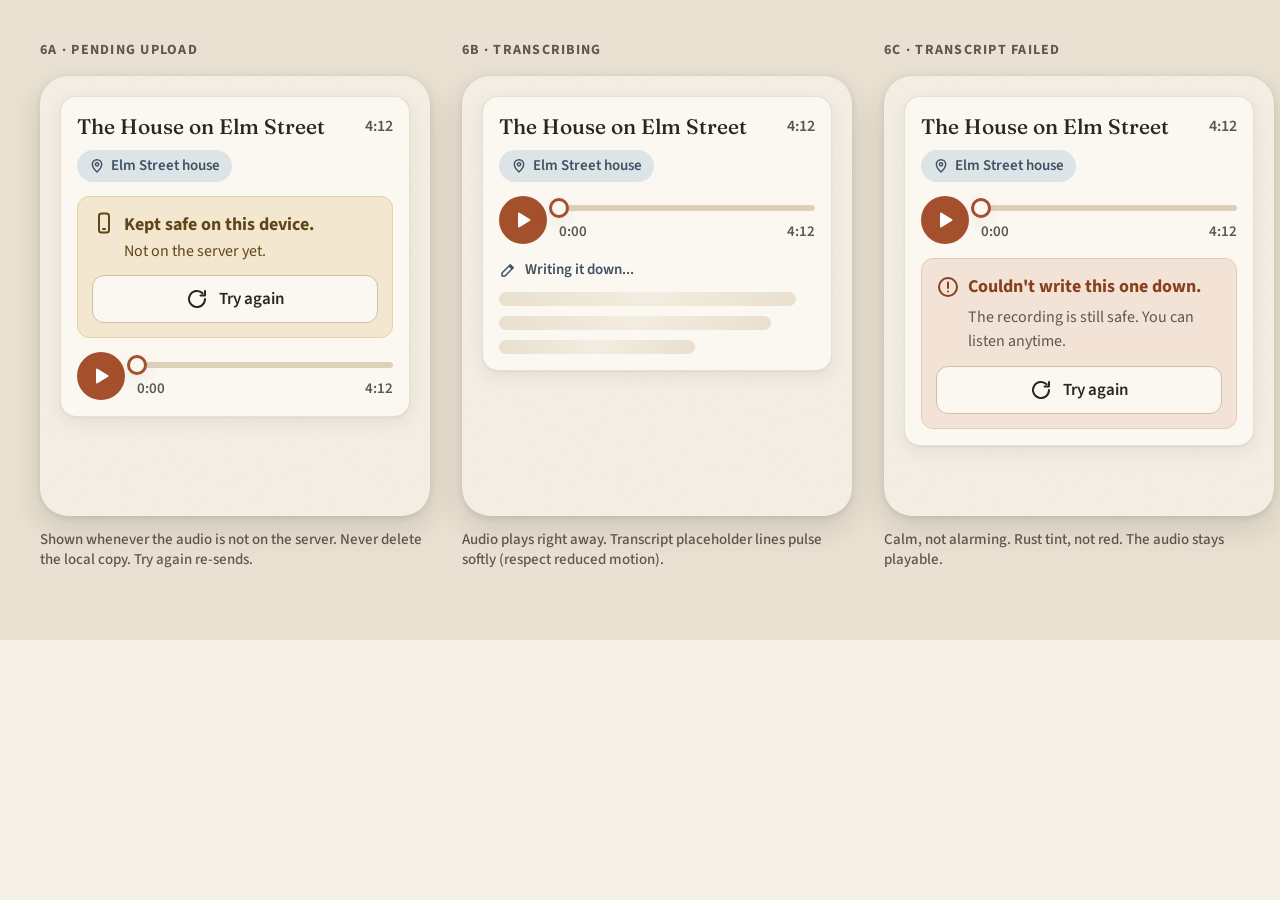
<file: design/html/06-states.html>
<!doctype html><html lang="en"><head><meta charset="utf-8"><title>States</title><link rel="preconnect" href="https://fonts.googleapis.com"><link href="https://fonts.googleapis.com/css2?family=Fraunces:ital,opsz,wght@0,9..144,400;0,9..144,500;0,9..144,600;1,9..144,400&family=Source+Sans+3:wght@400;500;600;700&display=swap" rel="stylesheet">
<link rel="stylesheet" href="style.css"><style>html,body{width:2190px;height:640px;overflow:hidden}.sk{display:block;height:14px;border-radius:7px;background:linear-gradient(90deg,#e9e0cf,#f3ece0,#e9e0cf)}</style></head><body><div class="board" style="height:100%"><div class="row" style="gap:32px;align-items:flex-start">
<div style="width:390px"><div class="board-label">6a · Pending upload</div><div class="screen paper-bg frame" style="height:440px;padding:20px 20px"><div class="card" style="padding:16px"><div class="row" style="justify-content:space-between"><h3 class="t-h3">The House on Elm Street</h3><span class="dur">4:12</span></div>
<div class="row gap8" style="margin-top:10px"><span class="chip chip-place"><svg class="ico " viewBox="0 0 24 24" aria-hidden="true"><path d="M12 21s-7-6.2-7-11.5A7 7 0 0 1 19 9.5C19 14.8 12 21 12 21z"/><circle cx="12" cy="9.5" r="2.5"/></svg>Elm Street house</span></div><div style="margin-top:14px;padding:14px;border-radius:12px;background:var(--ochre-tint);border:1px solid #e4d2a8">
<div class="row gap8" style="align-items:flex-start;color:#5e4618"><svg class="ico " viewBox="0 0 24 24" aria-hidden="true"><rect x="7" y="2.5" width="10" height="19" rx="2.5"/><path d="M11 18h2"/></svg><div><div style="font-weight:700">Kept safe on this device.</div><div style="font-size:16px">Not on the server yet.</div></div></div>
<button class="btn btn-secondary btn-sm" style="margin-top:12px;width:100%"><svg class="ico " viewBox="0 0 24 24" aria-hidden="true"><path d="M20 12a8 8 0 1 1-2.4-5.7M20 4v4.5h-4.5"/></svg>Try again</button></div><div class="row gap12" style="margin-top:14px"><button style="width:48px;height:48px;border-radius:99px;background:var(--rust);color:#fff;display:grid;place-items:center"><svg class="ico " viewBox="0 0 24 24" aria-hidden="true"><path d="M8 5.5v13l10.5-6.5z" fill="currentColor"/></svg></button><div class="grow"><div><div style="position:relative;height:24px"><div style="position:absolute;left:0;right:0;top:9px;height:6px;border-radius:3px;background:#ddd1bb"></div><div style="position:absolute;left:0;width:0%;top:9px;height:6px;border-radius:3px;background:var(--rust)"></div><div style="position:absolute;left:0%;top:2px;width:20px;height:20px;margin-left:-10px;border-radius:99px;background:var(--paper);border:3px solid var(--rust);box-shadow:var(--shadow-card)"></div></div>
<div class="row tab" style="justify-content:space-between;font-size:15px;font-weight:600;color:var(--ink-soft)"><span>0:00</span><span>4:12</span></div></div></div></div></div></div><p class="t-caption" style="margin-top:14px;font-size:15px">Shown whenever the audio is not on the server. Never delete the local copy. Try again re-sends.</p></div>
<div style="width:390px"><div class="board-label">6b · Transcribing</div><div class="screen paper-bg frame" style="height:440px;padding:20px 20px"><div class="card" style="padding:16px"><div class="row" style="justify-content:space-between"><h3 class="t-h3">The House on Elm Street</h3><span class="dur">4:12</span></div>
<div class="row gap8" style="margin-top:10px"><span class="chip chip-place"><svg class="ico " viewBox="0 0 24 24" aria-hidden="true"><path d="M12 21s-7-6.2-7-11.5A7 7 0 0 1 19 9.5C19 14.8 12 21 12 21z"/><circle cx="12" cy="9.5" r="2.5"/></svg>Elm Street house</span></div><div class="row gap12" style="margin-top:14px"><button style="width:48px;height:48px;border-radius:99px;background:var(--rust);color:#fff;display:grid;place-items:center"><svg class="ico " viewBox="0 0 24 24" aria-hidden="true"><path d="M8 5.5v13l10.5-6.5z" fill="currentColor"/></svg></button><div class="grow"><div><div style="position:relative;height:24px"><div style="position:absolute;left:0;right:0;top:9px;height:6px;border-radius:3px;background:#ddd1bb"></div><div style="position:absolute;left:0;width:0%;top:9px;height:6px;border-radius:3px;background:var(--rust)"></div><div style="position:absolute;left:0%;top:2px;width:20px;height:20px;margin-left:-10px;border-radius:99px;background:var(--paper);border:3px solid var(--rust);box-shadow:var(--shadow-card)"></div></div>
<div class="row tab" style="justify-content:space-between;font-size:15px;font-weight:600;color:var(--ink-soft)"><span>0:00</span><span>4:12</span></div></div></div></div><div style="margin-top:16px" class="status busy"><svg class="ico " viewBox="0 0 24 24" aria-hidden="true"><path d="M4 20h4L19 9l-4-4L4 16zM13.5 6.5l4 4"/></svg>Writing it down...</div>
<div style="margin-top:12px;display:flex;flex-direction:column;gap:10px"><i class="sk" style="width:94%"></i><i class="sk" style="width:86%"></i><i class="sk" style="width:62%"></i></div></div></div><p class="t-caption" style="margin-top:14px;font-size:15px">Audio plays right away. Transcript placeholder lines pulse softly (respect reduced motion).</p></div>
<div style="width:390px"><div class="board-label">6c · Transcript failed</div><div class="screen paper-bg frame" style="height:440px;padding:20px 20px"><div class="card" style="padding:16px"><div class="row" style="justify-content:space-between"><h3 class="t-h3">The House on Elm Street</h3><span class="dur">4:12</span></div>
<div class="row gap8" style="margin-top:10px"><span class="chip chip-place"><svg class="ico " viewBox="0 0 24 24" aria-hidden="true"><path d="M12 21s-7-6.2-7-11.5A7 7 0 0 1 19 9.5C19 14.8 12 21 12 21z"/><circle cx="12" cy="9.5" r="2.5"/></svg>Elm Street house</span></div><div class="row gap12" style="margin-top:14px"><button style="width:48px;height:48px;border-radius:99px;background:var(--rust);color:#fff;display:grid;place-items:center"><svg class="ico " viewBox="0 0 24 24" aria-hidden="true"><path d="M8 5.5v13l10.5-6.5z" fill="currentColor"/></svg></button><div class="grow"><div><div style="position:relative;height:24px"><div style="position:absolute;left:0;right:0;top:9px;height:6px;border-radius:3px;background:#ddd1bb"></div><div style="position:absolute;left:0;width:0%;top:9px;height:6px;border-radius:3px;background:var(--rust)"></div><div style="position:absolute;left:0%;top:2px;width:20px;height:20px;margin-left:-10px;border-radius:99px;background:var(--paper);border:3px solid var(--rust);box-shadow:var(--shadow-card)"></div></div>
<div class="row tab" style="justify-content:space-between;font-size:15px;font-weight:600;color:var(--ink-soft)"><span>0:00</span><span>4:12</span></div></div></div></div><div style="margin-top:14px;padding:14px;border-radius:12px;background:var(--rust-tint);border:1px solid #e8c9b6">
<div class="row gap8" style="color:var(--rust-dark);font-weight:700"><svg class="ico " viewBox="0 0 24 24" aria-hidden="true"><circle cx="12" cy="12" r="9"/><path d="M12 7.5V13M12 16.5v.01"/></svg>Couldn't write this one down.</div>
<div style="font-size:16px;color:var(--ink-soft);margin-top:4px;padding-left:32px">The recording is still safe. You can listen anytime.</div>
<button class="btn btn-secondary btn-sm" style="margin-top:12px;width:100%"><svg class="ico " viewBox="0 0 24 24" aria-hidden="true"><path d="M20 12a8 8 0 1 1-2.4-5.7M20 4v4.5h-4.5"/></svg>Try again</button></div></div></div><p class="t-caption" style="margin-top:14px;font-size:15px">Calm, not alarming. Rust tint, not red. The audio stays playable.</p></div>
<div style="width:390px"><div class="board-label">6d · Done</div><div class="screen paper-bg frame" style="height:440px;padding:20px 20px"><div class="card" style="padding:16px"><div class="row" style="justify-content:space-between"><h3 class="t-h3">The House on Elm Street</h3><span class="dur">4:12</span></div>
<div class="row gap8" style="margin-top:10px"><span class="chip chip-place"><svg class="ico " viewBox="0 0 24 24" aria-hidden="true"><path d="M12 21s-7-6.2-7-11.5A7 7 0 0 1 19 9.5C19 14.8 12 21 12 21z"/><circle cx="12" cy="9.5" r="2.5"/></svg>Elm Street house</span></div><div class="row gap12" style="margin-top:14px"><button style="width:48px;height:48px;border-radius:99px;background:var(--rust);color:#fff;display:grid;place-items:center"><svg class="ico " viewBox="0 0 24 24" aria-hidden="true"><path d="M8 5.5v13l10.5-6.5z" fill="currentColor"/></svg></button><div class="grow"><div><div style="position:relative;height:24px"><div style="position:absolute;left:0;right:0;top:9px;height:6px;border-radius:3px;background:#ddd1bb"></div><div style="position:absolute;left:0;width:0%;top:9px;height:6px;border-radius:3px;background:var(--rust)"></div><div style="position:absolute;left:0%;top:2px;width:20px;height:20px;margin-left:-10px;border-radius:99px;background:var(--paper);border:3px solid var(--rust);box-shadow:var(--shadow-card)"></div></div>
<div class="row tab" style="justify-content:space-between;font-size:15px;font-weight:600;color:var(--ink-soft)"><span>0:00</span><span>4:12</span></div></div></div></div><div style="margin-top:14px" class="status ok"><svg class="ico " viewBox="0 0 24 24" aria-hidden="true"><path d="M5 12.5l4.5 4.5L19 7.5"/></svg>Written down</div>
<p class="t-read" style="margin-top:8px;font-size:18px;line-height:28px">We lived at the end of Elm Street, past the big oak. My father painted the porch green...</p></div></div><p class="t-caption" style="margin-top:14px;font-size:15px">Status turns sage with a check. Transcript in the serif reading style.</p></div>
<div style="width:390px"><div class="board-label">6e · Empty home</div><div class="screen paper-bg frame" style="height:440px;padding:20px 20px"><div style="text-align:center;padding:12px 8px 0"><div class="map" style="height:200px;border-radius:18px;border:1px solid var(--line)"><svg class="mapsvg " viewBox="80 120 600 360" preserveAspectRatio="xMidYMid slice" xmlns="http://www.w3.org/2000/svg"><rect x="-400" y="-300" width="1600" height="1200" fill="#ece4d3"/><path d="M662.2,470.0 L658.1,475.9 L653.2,481.3 L648.1,486.3 L643.1,491.0 L638.1,495.5 L632.9,499.8 L627.2,503.7 L620.6,507.0 L613.2,509.6 L605.2,511.4 L597.1,512.4 L589.1,513.0 L581.6,513.6 L574.5,514.6 L567.5,516.3 L560.0,518.8 L551.7,521.8 L542.1,524.9 L531.6,527.3 L520.4,528.4 L509.4,527.8 L499.6,525.2 L491.7,520.8 L486.2,515.1 L483.1,508.5 L481.9,501.9 L481.8,495.5 L481.9,489.8 L481.5,484.6 L480.2,479.7 L478.2,474.9 L475.8,470.0 L473.9,464.8 L473.2,459.4 L474.0,454.1 L476.5,448.9 L480.6,444.1 L485.8,439.7 L491.5,435.7 L497.5,431.8 L503.5,427.9 L509.6,423.9 L516.2,419.9 L523.6,416.3 L531.9,413.3 L541.0,411.5 L550.5,411.3 L560.0,412.6 L568.8,415.4 L576.6,419.1 L583.2,423.2 L589.2,427.0 L594.9,430.0 L601.3,432.2 L608.8,433.7 L617.7,434.7 L627.7,436.0 L638.1,438.1 L648.0,441.3 L656.2,445.7 L661.9,451.1 L664.7,457.3 L664.6,463.7Z" fill="#e0e4cf"/><path d="M189.8,180.0 L188.2,186.5 L188.3,193.0 L189.4,200.1 L190.6,207.8 L191.0,216.0 L189.5,224.3 L185.7,232.3 L179.5,239.6 L171.2,246.0 L161.4,251.2 L150.6,255.6 L139.3,259.3 L127.5,262.5 L115.4,265.3 L102.9,267.4 L90.0,268.6 L77.0,268.3 L64.2,266.3 L52.5,262.4 L42.3,256.8 L34.0,249.9 L27.5,242.3 L22.5,234.9 L18.0,228.0 L13.1,222.1 L7.0,217.0 L-0.6,212.3 L-9.7,207.5 L-19.5,202.1 L-28.7,195.7 L-36.3,188.3 L-40.9,180.0 L-42.1,171.3 L-39.8,162.8 L-34.4,154.9 L-26.8,147.7 L-18.1,141.5 L-9.2,135.8 L-0.5,130.5 L7.9,125.2 L16.1,120.0 L24.7,114.9 L34.0,110.2 L44.2,106.3 L55.2,103.5 L66.8,102.1 L78.4,101.8 L90.0,102.4 L101.3,103.4 L112.5,104.5 L124.0,105.4 L135.9,106.1 L148.5,107.1 L161.5,108.7 L174.2,111.6 L185.8,116.1 L195.2,122.4 L201.6,130.3 L204.5,139.2 L204.3,148.4 L201.4,157.5 L197.3,165.8 L193.1,173.2Z" fill="#e3e5d0"/><path d="M305.8,560.0 L309.8,567.9 L310.4,576.0 L306.7,583.8 L298.8,590.8 L287.2,596.7 L273.1,601.1 L257.8,604.2 L242.8,606.4 L229.0,608.2 L217.0,610.1 L206.3,612.7 L196.5,616.1 L186.5,620.1 L175.6,624.4 L163.4,628.2 L150.0,631.1 L135.7,632.4 L121.3,632.1 L107.4,630.2 L94.5,627.0 L82.6,623.1 L71.5,618.7 L61.1,614.2 L50.9,609.5 L41.0,604.7 L31.7,599.5 L23.6,593.8 L17.5,587.4 L13.9,580.6 L13.0,573.6 L14.6,566.7 L17.9,560.0 L21.9,553.7 L25.6,547.6 L28.3,541.5 L29.8,535.1 L30.6,528.1 L31.7,520.5 L34.2,512.5 L39.2,504.6 L47.5,497.6 L59.1,492.0 L73.3,488.3 L89.3,486.8 L105.9,487.2 L121.8,489.2 L136.6,492.0 L150.0,495.0 L162.3,497.7 L173.9,499.9 L185.5,501.5 L197.3,502.9 L209.4,504.4 L221.4,506.6 L232.8,509.5 L243.3,513.3 L252.7,517.9 L261.0,522.9 L268.7,528.3 L276.3,533.8 L284.0,539.7 L291.9,545.9 L299.5,552.6Z" fill="#e0e4cf"/><path d="M659.5,90.0 L657.4,93.2 L655.1,96.2 L653.1,99.1 L651.2,102.0 L649.5,105.0 L647.7,108.1 L645.4,111.1 L642.5,114.1 L638.8,116.8 L634.3,119.1 L629.3,121.0 L623.7,122.5 L618.0,123.6 L612.1,124.4 L606.1,125.0 L600.0,125.4 L593.8,125.5 L587.6,125.4 L581.4,124.7 L575.5,123.5 L570.2,121.6 L565.6,119.1 L562.0,116.2 L559.3,113.1 L557.3,109.9 L555.7,106.8 L554.1,103.9 L552.2,101.2 L549.9,98.6 L547.0,96.0 L544.0,93.1 L541.1,90.0 L538.9,86.6 L537.7,83.0 L537.9,79.3 L539.4,75.8 L542.3,72.5 L546.1,69.6 L550.6,67.0 L555.5,64.8 L560.6,62.8 L565.8,61.0 L571.1,59.4 L576.6,58.0 L582.3,56.9 L588.2,56.3 L594.1,56.1 L600.0,56.5 L605.7,57.3 L611.1,58.5 L616.1,59.8 L621.1,61.2 L626.0,62.4 L631.1,63.6 L636.5,64.8 L642.0,66.2 L647.6,67.9 L652.7,70.0 L657.0,72.7 L660.1,75.9 L661.9,79.4 L662.2,83.0 L661.3,86.6Z" fill="none" stroke="#c8b998" stroke-width="1.3" opacity="0.75"/><path d="M689.0,90.0 L685.5,95.0 L682.4,99.8 L679.9,104.4 L677.7,109.2 L675.5,114.0 L672.7,118.9 L669.1,123.8 L664.3,128.3 L658.4,132.4 L651.5,135.9 L644.0,139.0 L636.0,141.7 L627.6,144.2 L618.9,146.5 L609.7,148.6 L600.0,150.4 L589.8,151.4 L579.5,151.5 L569.3,150.3 L559.8,147.8 L551.6,144.0 L544.9,139.1 L539.8,133.7 L536.1,128.0 L533.3,122.6 L530.6,117.6 L527.6,113.1 L523.8,108.8 L519.3,104.6 L514.4,100.1 L509.8,95.3 L506.0,90.0 L503.9,84.4 L503.7,78.6 L505.6,72.9 L509.2,67.6 L514.3,62.7 L520.3,58.3 L526.7,54.2 L533.4,50.3 L540.3,46.7 L547.5,43.2 L555.2,40.0 L563.4,37.4 L572.3,35.6 L581.5,34.6 L590.8,34.6 L600.0,35.4 L608.8,36.7 L617.3,38.3 L625.5,39.8 L633.9,41.2 L642.7,42.4 L651.9,43.7 L661.6,45.3 L671.2,47.6 L680.1,50.8 L687.6,55.1 L693.1,60.4 L696.1,66.3 L696.8,72.5 L695.3,78.7 L692.5,84.6Z" fill="none" stroke="#c8b998" stroke-width="1.3" opacity="0.68"/><path d="M728.9,90.0 L726.8,97.6 L724.4,105.1 L721.5,112.5 L717.7,119.7 L712.7,126.7 L706.0,133.2 L697.6,138.8 L687.8,143.5 L677.0,147.2 L665.8,150.0 L654.7,152.4 L644.0,154.8 L633.7,157.6 L623.2,161.1 L612.1,165.1 L600.0,169.2 L586.6,172.8 L572.2,175.2 L557.3,175.7 L542.9,173.9 L530.0,169.9 L519.1,163.8 L510.7,156.3 L504.8,148.0 L500.6,139.7 L497.6,131.7 L494.9,124.2 L492.0,117.3 L488.8,110.6 L485.6,103.9 L482.8,97.0 L481.0,90.0 L480.6,82.8 L482.0,75.7 L484.8,68.7 L488.8,61.9 L493.5,55.3 L498.5,48.7 L503.7,41.8 L509.3,34.7 L515.8,27.5 L523.7,20.4 L533.3,14.0 L544.9,8.9 L558.0,5.6 L572.1,4.5 L586.3,5.5 L600.0,8.3 L612.5,12.4 L623.8,17.0 L634.2,21.4 L644.1,25.2 L654.1,28.3 L664.9,30.8 L676.4,33.3 L688.3,36.2 L700.0,40.0 L710.6,45.0 L719.3,51.1 L725.6,58.3 L729.3,66.1 L730.7,74.2 L730.4,82.2Z" fill="none" stroke="#c8b998" stroke-width="1.3" opacity="0.61"/><path d="M757.8,90.0 L759.2,99.7 L760.3,109.7 L760.4,120.0 L758.4,130.5 L753.6,140.7 L745.3,149.9 L733.5,157.7 L719.0,163.5 L702.7,167.3 L685.9,169.4 L669.7,170.5 L654.6,171.4 L640.7,172.9 L627.6,175.5 L614.3,179.4 L600.0,184.0 L584.3,188.7 L567.0,192.3 L548.8,194.1 L530.6,193.4 L513.5,189.9 L498.3,184.0 L485.5,176.1 L475.3,167.0 L467.1,157.3 L460.5,147.6 L454.8,137.9 L449.8,128.4 L445.7,118.9 L443.0,109.3 L442.1,99.6 L443.7,90.0 L447.8,80.7 L454.2,72.1 L462.0,64.2 L470.2,56.8 L477.9,49.7 L484.5,42.3 L489.9,34.2 L494.9,25.1 L500.3,15.0 L507.4,4.5 L517.1,-5.7 L529.8,-14.6 L545.4,-21.1 L563.1,-24.5 L581.7,-24.8 L600.0,-22.1 L617.1,-17.2 L632.5,-11.0 L646.4,-4.5 L659.2,1.8 L671.6,7.4 L684.0,12.4 L696.7,17.3 L709.4,22.5 L721.4,28.5 L732.1,35.5 L740.8,43.5 L747.3,52.3 L751.6,61.6 L754.4,71.0 L756.2,80.5Z" fill="none" stroke="#c8b998" stroke-width="1.3" opacity="0.54"/><path d="M784.5,90.0 L795.0,102.0 L802.0,115.0 L804.1,128.5 L800.4,141.7 L791.3,153.6 L777.7,163.9 L761.3,172.4 L743.6,179.4 L725.7,185.4 L708.3,190.9 L691.3,196.3 L674.2,201.5 L656.7,206.3 L638.4,210.1 L619.3,212.2 L600.0,212.3 L581.0,210.3 L562.8,206.5 L545.6,201.7 L529.1,196.5 L512.8,191.5 L495.9,186.9 L477.9,182.6 L458.9,177.8 L439.5,172.0 L421.2,164.4 L405.7,154.6 L394.9,142.9 L390.0,129.7 L391.2,115.8 L397.9,102.4 L408.4,90.0 L420.7,79.0 L432.5,69.3 L442.4,60.2 L449.6,51.2 L454.4,41.6 L458.0,30.9 L461.8,19.4 L467.4,7.5 L476.0,-4.1 L487.9,-14.5 L502.9,-23.1 L520.3,-29.8 L539.3,-34.6 L559.1,-37.9 L579.4,-40.1 L600.0,-41.7 L621.0,-42.4 L642.2,-42.1 L663.4,-40.1 L683.8,-36.0 L702.3,-29.2 L717.8,-19.8 L729.5,-8.2 L737.1,4.7 L741.2,17.9 L743.1,30.5 L744.7,41.9 L747.6,51.9 L753.2,61.1 L761.8,70.0 L772.8,79.4Z" fill="none" stroke="#c8b998" stroke-width="1.3" opacity="0.47"/><path d="M856.3,90.0 L840.4,104.8 L822.5,117.7 L805.0,128.9 L789.5,139.1 L776.6,149.1 L765.7,159.3 L755.7,170.0 L745.2,180.9 L732.9,191.4 L718.3,200.9 L701.4,208.8 L682.7,215.0 L662.9,219.8 L642.5,223.8 L621.7,227.6 L600.0,231.6 L577.1,235.7 L552.6,239.2 L526.7,241.3 L500.2,240.8 L474.7,236.8 L452.0,228.7 L433.8,216.8 L421.2,202.0 L414.1,185.5 L411.5,168.9 L411.4,153.1 L411.4,138.9 L409.5,126.2 L404.5,114.3 L396.3,102.6 L386.2,90.0 L376.2,76.2 L368.8,61.2 L366.1,45.6 L369.3,30.2 L378.8,16.0 L393.5,3.6 L411.9,-6.6 L432.3,-15.0 L453.3,-21.9 L473.9,-28.2 L494.1,-34.1 L514.1,-39.8 L534.6,-44.9 L555.9,-48.8 L577.9,-50.7 L600.0,-50.1 L621.5,-46.9 L641.8,-41.6 L660.6,-35.0 L678.3,-28.3 L695.8,-22.2 L714.4,-17.2 L735.3,-13.2 L758.8,-9.4 L784.5,-4.8 L810.6,1.9 L834.9,11.4 L854.5,24.0 L867.1,39.3 L871.4,56.2 L867.4,73.5Z" fill="none" stroke="#c8b998" stroke-width="1.3" opacity="0.40"/><path d="M839.1,90.0 L836.7,104.7 L836.1,119.5 L835.7,135.0 L833.6,150.9 L828.3,166.7 L818.7,181.9 L804.8,195.7 L787.4,207.9 L767.8,218.6 L747.1,228.4 L725.8,238.0 L704.0,247.9 L681.1,258.1 L656.3,267.9 L629.2,276.2 L600.0,281.4 L569.9,282.1 L540.7,277.3 L514.6,267.1 L493.1,252.2 L477.1,234.5 L466.1,216.0 L458.4,198.5 L451.4,183.4 L442.6,171.2 L429.9,161.5 L412.6,153.0 L391.5,144.3 L368.7,134.1 L346.9,121.7 L329.1,106.8 L317.3,90.0 L312.6,72.2 L314.8,54.3 L322.5,37.1 L334.1,20.8 L348.0,5.3 L363.1,-9.5 L379.3,-23.9 L397.0,-37.6 L417.1,-50.2 L440.0,-60.6 L465.8,-67.8 L493.7,-71.3 L522.4,-70.8 L550.4,-66.9 L576.4,-60.9 L600.0,-54.5 L621.8,-49.2 L643.1,-46.1 L665.5,-45.7 L690.3,-47.1 L718.2,-49.1 L748.4,-49.7 L779.1,-47.2 L807.7,-40.6 L831.5,-29.4 L848.4,-14.3 L857.5,3.5 L859.5,22.4 L856.2,41.1 L850.1,58.7 L843.8,74.9Z" fill="none" stroke="#c8b998" stroke-width="1.3" opacity="0.33"/><path d="M112.6,560.0 L113.8,562.8 L113.9,565.7 L112.9,568.5 L110.9,571.0 L108.0,573.2 L104.7,575.1 L101.1,576.6 L97.6,578.0 L94.2,579.2 L90.9,580.4 L87.7,581.5 L84.4,582.6 L80.9,583.4 L77.4,584.0 L73.7,584.3 L70.0,584.2 L66.4,583.8 L62.9,583.3 L59.4,582.8 L55.8,582.3 L52.0,581.9 L47.9,581.5 L43.5,581.0 L39.1,580.1 L34.9,578.7 L31.2,576.8 L28.5,574.4 L26.9,571.6 L26.5,568.6 L27.2,565.5 L28.8,562.6 L30.8,560.0 L32.8,557.6 L34.7,555.4 L36.1,553.3 L37.3,551.2 L38.2,549.0 L39.3,546.7 L40.7,544.4 L42.6,542.2 L45.1,540.3 L48.0,538.6 L51.3,537.3 L54.9,536.3 L58.5,535.4 L62.2,534.6 L66.0,533.9 L70.0,533.3 L74.1,532.9 L78.3,532.8 L82.5,533.1 L86.5,534.1 L90.1,535.5 L93.1,537.5 L95.5,539.8 L97.3,542.3 L98.7,544.7 L100.0,547.0 L101.5,549.0 L103.4,551.0 L105.7,553.0 L108.2,555.1 L110.6,557.4Z" fill="none" stroke="#c8b998" stroke-width="1.2" opacity="0.70"/><path d="M149.0,560.0 L149.9,565.2 L148.6,570.3 L145.5,575.1 L140.9,579.3 L135.4,583.0 L129.5,586.1 L123.7,588.9 L118.0,591.5 L112.4,594.0 L106.9,596.3 L101.2,598.4 L95.2,600.0 L89.0,601.2 L82.6,601.7 L76.3,601.7 L70.0,601.3 L63.9,600.8 L57.8,600.3 L51.5,600.0 L44.8,599.9 L37.6,599.8 L29.9,599.5 L21.9,598.5 L14.3,596.6 L7.5,593.7 L2.2,589.8 L-1.1,585.0 L-2.5,579.7 L-2.1,574.4 L-0.5,569.2 L1.9,564.4 L4.2,560.0 L6.2,555.9 L7.6,551.8 L8.6,547.8 L9.5,543.5 L10.8,539.2 L12.9,534.9 L16.0,530.9 L20.1,527.2 L25.2,524.1 L31.0,521.6 L37.1,519.5 L43.4,517.8 L49.8,516.2 L56.3,514.7 L63.0,513.4 L70.0,512.5 L77.2,512.1 L84.4,512.5 L91.3,513.9 L97.6,516.3 L103.0,519.4 L107.5,523.2 L111.2,527.0 L114.4,530.8 L117.7,534.3 L121.4,537.4 L125.9,540.4 L131.0,543.4 L136.5,546.7 L141.8,550.6 L146.2,555.1Z" fill="none" stroke="#c8b998" stroke-width="1.2" opacity="0.60"/><path d="M158.9,560.0 L155.4,565.6 L152.9,570.9 L151.7,576.3 L151.2,582.2 L150.8,588.5 L149.9,595.2 L147.5,602.0 L143.4,608.4 L137.4,614.2 L129.8,619.0 L120.9,622.8 L111.2,625.7 L101.2,627.8 L90.9,629.4 L80.5,630.5 L70.0,631.1 L59.4,631.1 L48.9,630.2 L38.7,628.0 L29.5,624.6 L21.5,619.9 L15.0,614.3 L10.2,608.1 L6.5,601.9 L3.4,596.1 L0.1,590.8 L-3.9,586.1 L-9.2,581.6 L-15.5,577.1 L-22.4,572.1 L-29.1,566.4 L-34.5,560.0 L-37.8,553.0 L-38.4,545.8 L-36.1,538.8 L-31.2,532.3 L-24.5,526.7 L-16.6,521.8 L-8.3,517.6 L-0.1,513.7 L7.9,510.1 L15.8,506.4 L23.7,502.9 L32.1,499.6 L41.0,497.0 L50.5,495.2 L60.2,494.5 L70.0,494.8 L79.6,495.9 L88.8,497.5 L97.9,499.3 L107.0,501.1 L116.3,502.8 L126.1,504.6 L136.0,506.9 L145.8,510.0 L154.8,514.1 L162.1,519.4 L167.1,525.8 L169.4,532.8 L169.1,540.2 L166.7,547.3 L162.9,554.0Z" fill="none" stroke="#c8b998" stroke-width="1.2" opacity="0.50"/><path d="M190.4,560.0 L184.8,567.5 L180.1,574.5 L176.8,581.4 L174.8,588.7 L173.4,596.6 L171.7,605.0 L168.8,613.6 L163.9,622.1 L156.6,629.8 L147.2,636.4 L136.0,641.6 L123.5,645.5 L110.5,648.3 L97.1,650.2 L83.6,651.5 L70.0,652.2 L56.3,652.2 L42.6,651.3 L29.2,648.9 L16.8,645.0 L5.9,639.4 L-3.0,632.3 L-9.7,624.3 L-14.5,615.9 L-18.0,607.8 L-21.2,600.3 L-25.1,593.6 L-30.4,587.5 L-37.3,581.5 L-45.5,575.2 L-54.1,568.1 L-61.8,560.0 L-67.4,551.0 L-69.8,541.6 L-68.5,532.2 L-63.7,523.4 L-55.8,515.5 L-45.9,508.8 L-34.9,503.0 L-23.6,498.1 L-12.5,493.5 L-1.6,489.1 L9.3,484.9 L20.5,481.0 L32.3,477.8 L44.6,475.5 L57.3,474.6 L70.0,475.0 L82.4,476.7 L94.3,479.2 L105.7,482.0 L117.0,484.9 L128.5,487.6 L140.4,490.3 L153.0,493.1 L165.7,496.7 L177.9,501.4 L188.5,507.6 L196.6,515.2 L201.4,524.0 L202.6,533.4 L200.5,542.8 L196.1,551.8Z" fill="none" stroke="#c8b998" stroke-width="1.2" opacity="0.40"/><path d="M211.3,560.0 L207.9,569.0 L206.0,577.9 L204.9,587.1 L203.8,596.7 L201.7,606.6 L197.7,616.5 L191.3,626.0 L182.7,634.6 L172.0,642.4 L160.0,649.2 L147.0,655.4 L133.2,661.1 L118.8,666.6 L103.5,671.7 L87.2,676.0 L70.0,678.9 L52.2,679.8 L34.6,678.0 L18.1,673.4 L3.6,666.1 L-8.2,656.9 L-17.3,646.5 L-24.2,636.0 L-29.9,626.2 L-35.6,617.4 L-42.3,609.7 L-50.8,602.8 L-60.9,595.9 L-71.9,588.5 L-82.5,580.1 L-91.4,570.5 L-97.2,560.0 L-99.2,549.0 L-97.4,537.9 L-92.1,527.4 L-84.2,517.7 L-74.7,508.7 L-64.6,500.4 L-54.1,492.5 L-43.5,484.8 L-32.3,477.5 L-20.1,470.6 L-6.8,464.8 L7.7,460.4 L23.2,457.8 L39.1,456.9 L54.8,457.6 L70.0,459.3 L84.7,461.3 L99.1,463.1 L113.8,464.4 L129.3,465.2 L145.8,466.1 L163.1,467.7 L180.4,470.9 L196.6,476.1 L210.2,483.8 L220.2,493.5 L225.9,504.8 L227.4,516.8 L225.3,528.8 L221.0,540.1 L215.9,550.5Z" fill="none" stroke="#c8b998" stroke-width="1.2" opacity="0.30"/><path d="M17.3,60.0 L15.9,64.4 L13.2,68.5 L9.6,72.0 L5.4,75.0 L1.3,77.6 L-2.6,80.0 L-5.8,82.4 L-8.7,85.1 L-11.3,88.0 L-14.0,91.1 L-17.1,94.3 L-20.7,97.2 L-25.0,99.5 L-29.8,101.1 L-34.9,101.8 L-40.0,101.7 L-45.0,100.9 L-49.9,99.7 L-54.5,98.3 L-59.0,96.8 L-63.5,95.1 L-67.8,93.3 L-72.0,91.2 L-75.8,88.6 L-79.0,85.6 L-81.4,82.1 L-83.0,78.4 L-83.9,74.6 L-84.4,70.8 L-84.6,67.1 L-85.0,63.5 L-85.8,60.0 L-87.0,56.3 L-88.4,52.3 L-89.6,48.0 L-90.2,43.4 L-89.8,38.7 L-88.1,34.3 L-85.0,30.5 L-80.7,27.5 L-75.5,25.4 L-69.8,24.3 L-64.1,23.9 L-58.7,24.0 L-53.6,24.2 L-48.9,24.3 L-44.4,24.3 L-40.0,24.1 L-35.6,24.0 L-31.1,24.0 L-26.5,24.5 L-22.1,25.4 L-17.9,26.9 L-13.9,28.7 L-10.1,30.8 L-6.3,33.1 L-2.6,35.4 L1.3,37.9 L5.3,40.6 L9.3,43.7 L12.8,47.2 L15.6,51.2 L17.2,55.5Z" fill="none" stroke="#c8b998" stroke-width="1.2" opacity="0.60"/><path d="M39.9,60.0 L40.3,66.2 L39.6,72.4 L37.8,78.4 L34.8,84.2 L30.7,89.5 L26.0,94.4 L20.8,99.0 L15.6,103.4 L10.3,107.9 L5.0,112.5 L-0.8,117.2 L-7.2,121.7 L-14.5,125.6 L-22.6,128.3 L-31.2,129.4 L-40.0,128.8 L-48.4,126.5 L-56.0,122.9 L-62.7,118.4 L-68.5,113.7 L-73.8,109.4 L-79.1,105.7 L-84.8,102.6 L-91.3,100.0 L-98.4,97.4 L-106.0,94.4 L-113.3,90.6 L-119.9,85.8 L-125.1,80.1 L-128.5,73.7 L-130.0,66.9 L-129.9,60.0 L-128.5,53.2 L-126.1,46.6 L-123.3,40.3 L-119.9,34.2 L-116.1,28.3 L-111.6,22.7 L-106.1,17.6 L-99.7,13.4 L-92.4,10.2 L-84.4,8.1 L-76.2,7.1 L-68.2,6.9 L-60.6,7.1 L-53.5,7.1 L-46.7,6.6 L-40.0,5.4 L-32.9,3.4 L-25.0,1.2 L-16.4,-0.8 L-7.1,-2.0 L2.3,-1.8 L11.2,0.2 L19.1,3.8 L25.3,9.0 L29.9,15.2 L33.0,21.9 L34.8,28.8 L36.0,35.4 L37.0,41.8 L38.0,47.9 L39.1,53.9Z" fill="none" stroke="#c8b998" stroke-width="1.2" opacity="0.50"/><path d="M73.9,60.0 L76.3,68.8 L78.3,78.2 L79.4,88.0 L78.8,98.0 L75.7,107.8 L69.9,116.7 L61.2,124.1 L50.1,129.5 L37.4,132.8 L24.2,134.1 L11.3,134.1 L-0.6,133.4 L-11.4,132.8 L-21.2,133.0 L-30.5,134.2 L-40.0,136.2 L-50.0,138.7 L-60.8,140.9 L-72.2,142.0 L-83.8,141.7 L-95.1,139.5 L-105.5,135.7 L-114.9,130.4 L-123.2,124.2 L-130.5,117.4 L-137.3,110.2 L-143.7,102.8 L-149.6,95.0 L-154.8,86.9 L-158.7,78.2 L-160.8,69.2 L-160.6,60.0 L-157.9,51.0 L-153.1,42.6 L-146.6,35.0 L-139.4,28.2 L-132.2,22.0 L-125.6,15.8 L-119.9,9.4 L-114.7,2.3 L-109.6,-5.4 L-103.7,-13.6 L-96.5,-21.6 L-87.5,-28.6 L-76.8,-33.8 L-64.9,-36.6 L-52.4,-36.9 L-40.0,-34.8 L-28.4,-30.8 L-17.9,-25.8 L-8.4,-20.3 L0.3,-15.1 L8.7,-10.4 L17.2,-6.1 L25.8,-1.9 L34.5,2.5 L42.8,7.5 L50.4,13.4 L56.8,20.0 L61.9,27.4 L65.8,35.2 L68.9,43.3 L71.4,51.5Z" fill="none" stroke="#c8b998" stroke-width="1.2" opacity="0.40"/><path d="M107.1,60.0 L100.3,70.6 L93.3,80.3 L87.1,89.6 L81.8,98.7 L77.4,108.1 L73.0,117.9 L67.9,127.9 L61.4,137.8 L52.9,146.9 L42.5,154.8 L30.5,161.2 L17.4,166.2 L3.5,170.0 L-10.7,173.1 L-25.2,175.6 L-40.0,177.7 L-55.3,179.2 L-71.0,179.6 L-86.8,178.4 L-102.0,174.9 L-115.8,168.8 L-127.3,160.2 L-136.0,149.7 L-141.7,138.0 L-145.0,126.1 L-146.8,114.7 L-148.4,104.4 L-150.9,95.2 L-155.2,86.8 L-161.3,78.5 L-168.9,69.7 L-176.9,60.0 L-183.8,49.1 L-188.3,37.4 L-189.6,25.2 L-187.1,13.2 L-181.2,2.1 L-172.4,-7.9 L-161.7,-16.6 L-149.9,-24.3 L-137.5,-31.2 L-124.9,-37.4 L-111.9,-43.2 L-98.4,-48.2 L-84.3,-52.0 L-69.6,-54.2 L-54.7,-54.4 L-40.0,-52.5 L-26.0,-48.7 L-13.1,-43.7 L-1.2,-38.1 L10.1,-32.7 L21.3,-28.0 L33.2,-24.0 L46.1,-20.4 L60.0,-16.7 L74.4,-12.0 L88.2,-5.7 L100.2,2.5 L109.2,12.6 L114.3,24.1 L115.2,36.3 L112.5,48.5Z" fill="none" stroke="#c8b998" stroke-width="1.2" opacity="0.30"/><path d="M-300,300 C-100,250 40,240 150,290 S330,430 470,410 S640,340 700,330" fill="none" stroke="#b7c7cf" stroke-width="16" stroke-linecap="round"/><path d="M-300,300 C-100,250 40,240 150,290 S330,430 470,410 S640,340 700,330" fill="none" stroke="#cbd7dc" stroke-width="7" stroke-linecap="round"/><path d="M855.0,320.0 L854.8,326.1 L854.3,332.2 L853.3,338.5 L851.4,344.7 L847.9,350.7 L842.7,356.1 L835.8,360.6 L827.4,364.0 L818.2,366.3 L808.7,367.6 L799.7,368.4 L791.3,369.3 L783.5,370.7 L776.1,372.8 L768.4,375.8 L760.0,379.3 L750.5,382.8 L740.0,385.5 L728.9,386.9 L717.8,386.4 L707.5,384.1 L698.6,380.0 L691.5,374.5 L686.1,368.2 L682.2,361.6 L679.4,355.2 L677.0,348.9 L674.9,343.0 L672.9,337.2 L671.3,331.5 L670.5,325.8 L670.7,320.0 L672.3,314.4 L675.0,309.0 L678.7,303.9 L682.8,299.1 L686.8,294.5 L690.4,289.7 L693.6,284.4 L696.6,278.7 L700.1,272.4 L704.6,265.9 L710.6,259.7 L718.4,254.5 L727.8,250.8 L738.4,249.1 L749.3,249.4 L760.0,251.6 L769.8,255.1 L778.5,259.3 L786.3,263.5 L793.4,267.3 L800.6,270.5 L808.0,273.1 L815.9,275.6 L824.0,278.2 L832.1,281.4 L839.4,285.4 L845.5,290.2 L850.0,295.7 L852.9,301.6 L854.4,307.7 L855.0,313.9Z" fill="#c9d6dc" stroke="#a9bbc4" stroke-width="2"/><path d="M835.0,320.0 L834.9,324.5 L834.5,329.1 L833.7,333.7 L832.1,338.3 L829.4,342.8 L825.3,346.8 L819.9,350.1 L813.2,352.7 L805.9,354.3 L798.5,355.3 L791.3,355.9 L784.7,356.6 L778.6,357.6 L772.7,359.2 L766.6,361.4 L760.0,364.0 L752.5,366.6 L744.2,368.6 L735.5,369.6 L726.7,369.3 L718.6,367.5 L711.5,364.5 L705.9,360.4 L701.7,355.8 L698.6,350.9 L696.3,346.1 L694.5,341.5 L692.8,337.1 L691.2,332.8 L690.0,328.5 L689.3,324.3 L689.5,320.0 L690.7,315.8 L692.9,311.8 L695.8,308.1 L699.1,304.5 L702.2,301.1 L705.1,297.5 L707.6,293.6 L710.0,289.3 L712.7,284.6 L716.2,279.8 L721.0,275.2 L727.2,271.4 L734.6,268.6 L742.9,267.4 L751.6,267.6 L760.0,269.3 L767.7,271.9 L774.6,275.0 L780.7,278.1 L786.4,280.9 L792.0,283.3 L797.9,285.2 L804.1,287.0 L810.6,289.0 L816.9,291.4 L822.7,294.3 L827.5,297.9 L831.0,302.0 L833.3,306.4 L834.5,310.9 L835.0,315.5Z" fill="none" stroke="#b8c8d0" stroke-width="1.2" stroke-dasharray="3 5"/><g transform="rotate(-9 300 310)"><path d="M60,170 L540,170 M60,228 L540,228 M60,286 L540,286 M60,344 L540,344 M60,402 L540,402 M60,460 L540,460 M90,150 L90,470 M158,150 L158,470 M226,150 L226,470 M294,150 L294,470 M362,150 L362,470 M430,150 L430,470 M498,150 L498,470" stroke="#d6c9b0" stroke-width="9" fill="none" stroke-linecap="round"/><path d="M60,170 L540,170 M60,228 L540,228 M60,286 L540,286 M60,344 L540,344 M60,402 L540,402 M60,460 L540,460 M90,150 L90,470 M158,150 L158,470 M226,150 L226,470 M294,150 L294,470 M362,150 L362,470 M430,150 L430,470 M498,150 L498,470" stroke="#faf6ee" stroke-width="5.5" fill="none" stroke-linecap="round"/><rect x="102" y="182" width="44" height="34" rx="4" fill="#e3d9c6"/><rect x="442" y="182" width="44" height="34" rx="4" fill="#e3d9c6"/><rect x="170" y="240" width="44" height="34" rx="4" fill="#e3d9c6"/><rect x="238" y="298" width="44" height="34" rx="4" fill="#e3d9c6"/><rect x="306" y="356" width="44" height="34" rx="4" fill="#e3d9c6"/><rect x="374" y="414" width="44" height="34" rx="4" fill="#e3d9c6"/><path d="M20,344 L620,344" stroke="#d1c09f" stroke-width="14" fill="none" stroke-linecap="round"/><path d="M20,344 L620,344" stroke="#f7efdf" stroke-width="9" fill="none" stroke-linecap="round"/></g><path d="M540,300 C600,270 630,300 668,286" stroke="#d6c9b0" stroke-width="8" fill="none" stroke-linecap="round"/><path d="M540,300 C600,270 630,300 668,286" stroke="#faf6ee" stroke-width="4.5" fill="none" stroke-linecap="round"/><path d="M150,190 C120,170 100,140 60,120" stroke="#d6c9b0" stroke-width="7" fill="none" stroke-linecap="round" stroke-dasharray="1 0"/><path d="M150,190 C120,170 100,140 60,120" stroke="#faf6ee" stroke-width="4" fill="none"/></svg>
<svg style="position:absolute;left:50%;top:50%;width:64px;height:76px;margin:-52px 0 0 -32px" viewBox="-16 -40 32 44"><path d="M0 0 C-3 -7 -12 -13 -12 -22 A12 12 0 1 1 12 -22 C12 -13 3 -7 0 0Z" fill="rgba(251,248,241,.8)" stroke="#a4502c" stroke-width="1.6" stroke-dasharray="3 3"/><circle cx="0" cy="-22" r="4.5" fill="none" stroke="#a4502c" stroke-width="1.6"/></svg></div>
<p class="t-h2" style="margin-top:22px">No stories yet.</p><p class="t-body soft" style="margin-top:4px">Press Record to tell the first one.</p>
<button class="btn btn-primary btn-block" style="margin-top:20px;height:64px;font-size:20px"><svg class="ico " viewBox="0 0 24 24" aria-hidden="true"><rect x="9" y="3" width="6" height="11" rx="3"/><path d="M5.5 11a6.5 6.5 0 0 0 13 0M12 17.5V21"/></svg>Record a story</button></div></div><p class="t-caption" style="margin-top:14px;font-size:15px">First run. One clear action. Empty map with a dashed pin.</p></div>
</div></div></body></html>
</file>
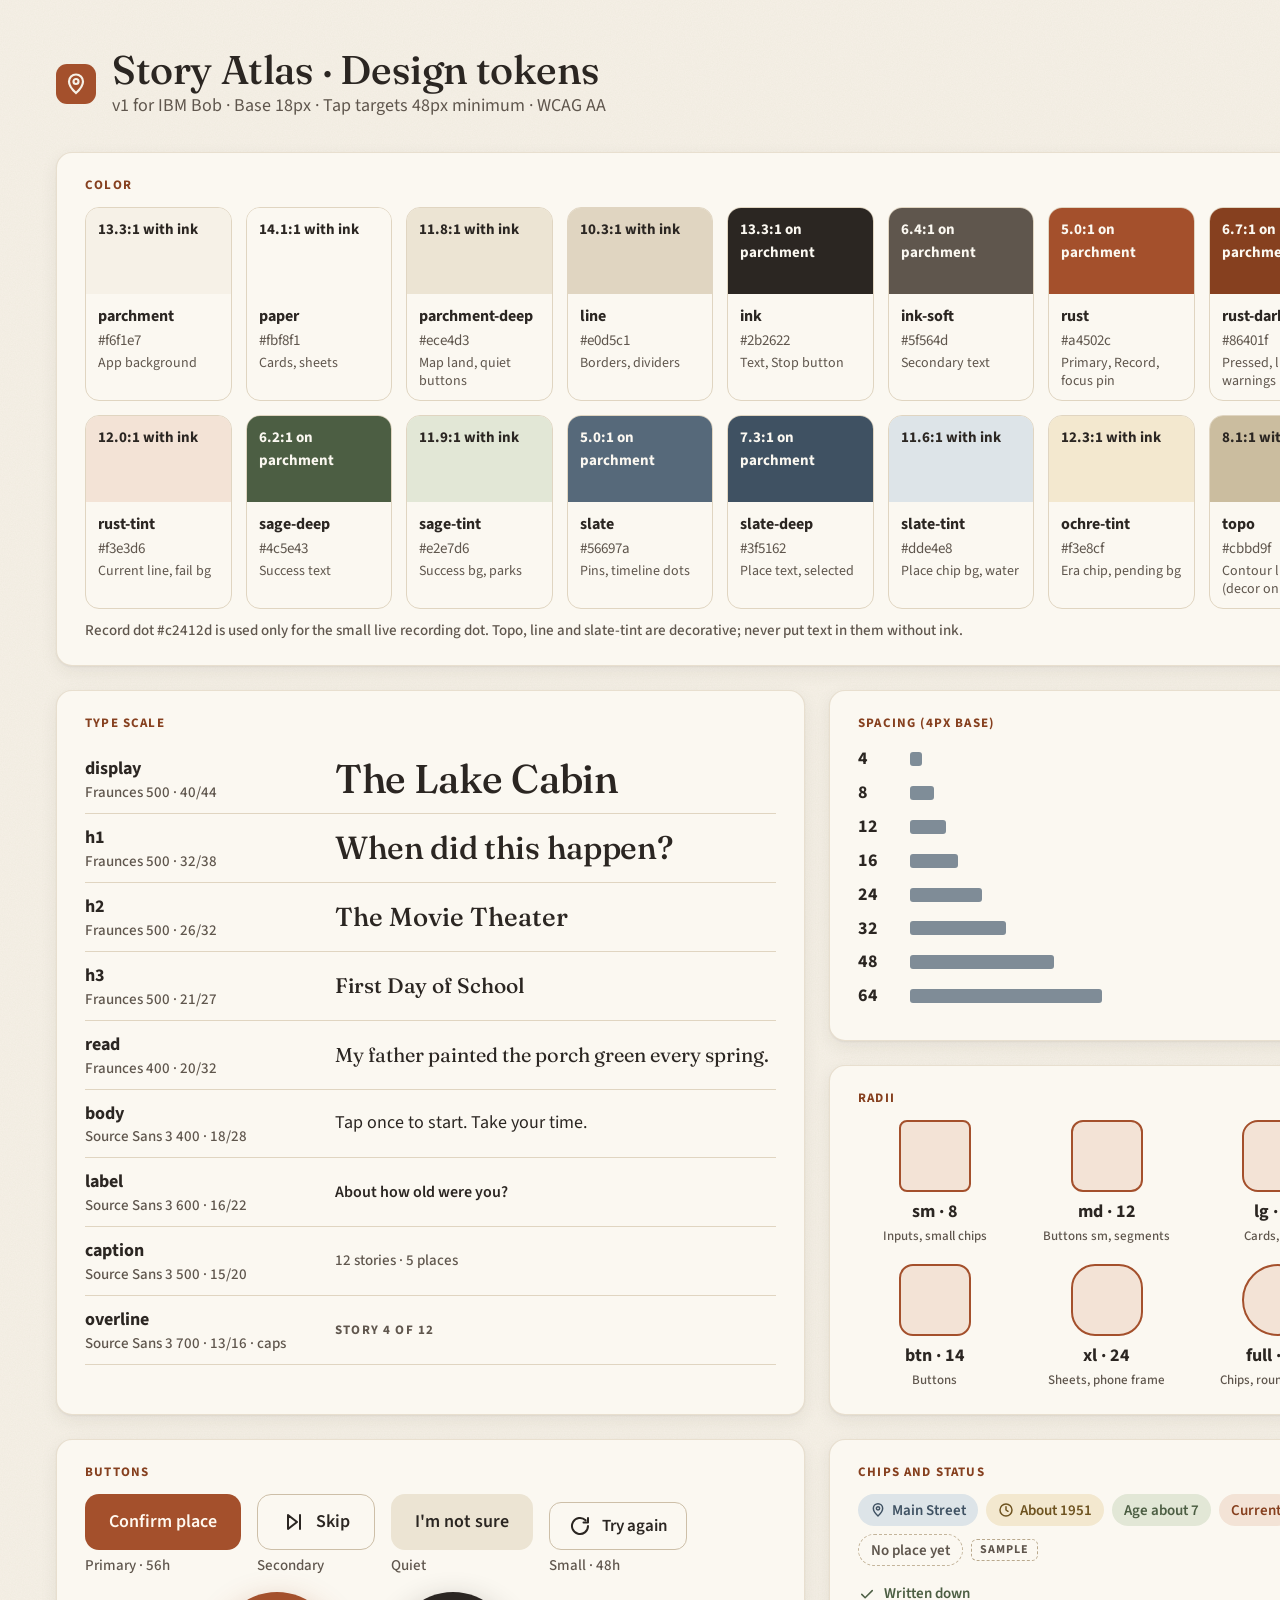
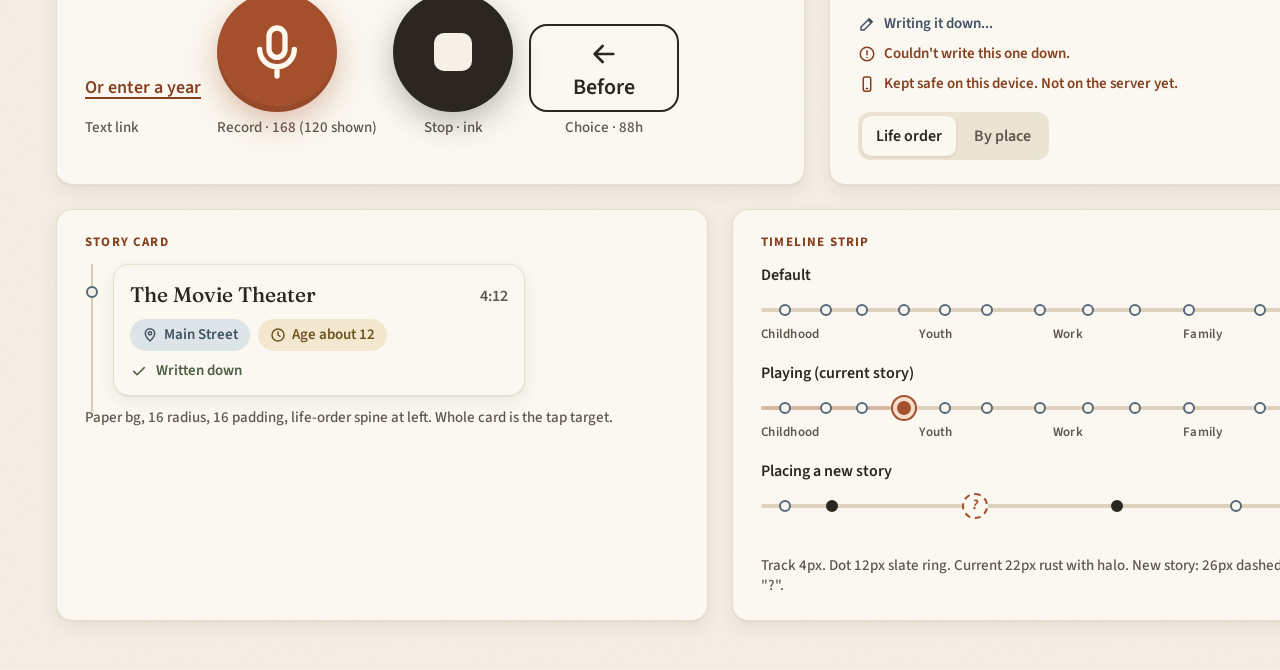
<file: design/html/07-tokens.html>
<!doctype html><html lang="en"><head><meta charset="utf-8"><title>Tokens</title><link rel="preconnect" href="https://fonts.googleapis.com"><link href="https://fonts.googleapis.com/css2?family=Fraunces:ital,opsz,wght@0,9..144,400;0,9..144,500;0,9..144,600;1,9..144,400&family=Source+Sans+3:wght@400;500;600;700&display=swap" rel="stylesheet">
<link rel="stylesheet" href="style.css"><style>html,body{width:1440px;height:2270px;overflow:hidden}</style></head><body><div class="paper-bg" style="width:1440px;padding:48px 56px">
<div class="row gap16"><div class="logo"><svg viewBox="0 0 24 24"><path d="M12 21s-7-6.2-7-11.5A7 7 0 0 1 19 9.5C19 14.8 12 21 12 21z"/><circle cx="12" cy="9.5" r="2.5"/></svg></div><div><div class="t-display">Story Atlas · Design tokens</div><div class="t-body soft">v1 for IBM Bob · Base 18px · Tap targets 48px minimum · WCAG AA</div></div></div>
<div style="display:grid;grid-template-columns:1fr;gap:24px;margin-top:32px">
<section class="card" style="padding:24px 28px;"><div class="t-over" style="color:var(--rust-dark);margin-bottom:14px">Color</div><div style="display:grid;grid-template-columns:repeat(8,1fr);gap:14px"><div style="border-radius:14px;overflow:hidden;border:1px solid var(--line);background:var(--paper)"><div style="height:86px;background:#f6f1e7;padding:10px 12px;color:#2b2622;font-weight:700;font-size:15px">13.3:1 with ink</div>
<div style="padding:10px 12px"><div style="font-weight:700;font-size:16px">parchment</div><div class="tab" style="font-size:15px;color:var(--ink-soft)">#f6f1e7</div><div style="font-size:14px;color:var(--ink-soft);line-height:18px;margin-top:2px">App background</div></div></div><div style="border-radius:14px;overflow:hidden;border:1px solid var(--line);background:var(--paper)"><div style="height:86px;background:#fbf8f1;padding:10px 12px;color:#2b2622;font-weight:700;font-size:15px">14.1:1 with ink</div>
<div style="padding:10px 12px"><div style="font-weight:700;font-size:16px">paper</div><div class="tab" style="font-size:15px;color:var(--ink-soft)">#fbf8f1</div><div style="font-size:14px;color:var(--ink-soft);line-height:18px;margin-top:2px">Cards, sheets</div></div></div><div style="border-radius:14px;overflow:hidden;border:1px solid var(--line);background:var(--paper)"><div style="height:86px;background:#ece4d3;padding:10px 12px;color:#2b2622;font-weight:700;font-size:15px">11.8:1 with ink</div>
<div style="padding:10px 12px"><div style="font-weight:700;font-size:16px">parchment-deep</div><div class="tab" style="font-size:15px;color:var(--ink-soft)">#ece4d3</div><div style="font-size:14px;color:var(--ink-soft);line-height:18px;margin-top:2px">Map land, quiet buttons</div></div></div><div style="border-radius:14px;overflow:hidden;border:1px solid var(--line);background:var(--paper)"><div style="height:86px;background:#e0d5c1;padding:10px 12px;color:#2b2622;font-weight:700;font-size:15px">10.3:1 with ink</div>
<div style="padding:10px 12px"><div style="font-weight:700;font-size:16px">line</div><div class="tab" style="font-size:15px;color:var(--ink-soft)">#e0d5c1</div><div style="font-size:14px;color:var(--ink-soft);line-height:18px;margin-top:2px">Borders, dividers</div></div></div><div style="border-radius:14px;overflow:hidden;border:1px solid var(--line);background:var(--paper)"><div style="height:86px;background:#2b2622;padding:10px 12px;color:#fbf8f1;font-weight:700;font-size:15px">13.3:1 on parchment</div>
<div style="padding:10px 12px"><div style="font-weight:700;font-size:16px">ink</div><div class="tab" style="font-size:15px;color:var(--ink-soft)">#2b2622</div><div style="font-size:14px;color:var(--ink-soft);line-height:18px;margin-top:2px">Text, Stop button</div></div></div><div style="border-radius:14px;overflow:hidden;border:1px solid var(--line);background:var(--paper)"><div style="height:86px;background:#5f564d;padding:10px 12px;color:#fbf8f1;font-weight:700;font-size:15px">6.4:1 on parchment</div>
<div style="padding:10px 12px"><div style="font-weight:700;font-size:16px">ink-soft</div><div class="tab" style="font-size:15px;color:var(--ink-soft)">#5f564d</div><div style="font-size:14px;color:var(--ink-soft);line-height:18px;margin-top:2px">Secondary text</div></div></div><div style="border-radius:14px;overflow:hidden;border:1px solid var(--line);background:var(--paper)"><div style="height:86px;background:#a4502c;padding:10px 12px;color:#fbf8f1;font-weight:700;font-size:15px">5.0:1 on parchment</div>
<div style="padding:10px 12px"><div style="font-weight:700;font-size:16px">rust</div><div class="tab" style="font-size:15px;color:var(--ink-soft)">#a4502c</div><div style="font-size:14px;color:var(--ink-soft);line-height:18px;margin-top:2px">Primary, Record, focus pin</div></div></div><div style="border-radius:14px;overflow:hidden;border:1px solid var(--line);background:var(--paper)"><div style="height:86px;background:#86401f;padding:10px 12px;color:#fbf8f1;font-weight:700;font-size:15px">6.7:1 on parchment</div>
<div style="padding:10px 12px"><div style="font-weight:700;font-size:16px">rust-dark</div><div class="tab" style="font-size:15px;color:var(--ink-soft)">#86401f</div><div style="font-size:14px;color:var(--ink-soft);line-height:18px;margin-top:2px">Pressed, links, warnings</div></div></div><div style="border-radius:14px;overflow:hidden;border:1px solid var(--line);background:var(--paper)"><div style="height:86px;background:#f3e3d6;padding:10px 12px;color:#2b2622;font-weight:700;font-size:15px">12.0:1 with ink</div>
<div style="padding:10px 12px"><div style="font-weight:700;font-size:16px">rust-tint</div><div class="tab" style="font-size:15px;color:var(--ink-soft)">#f3e3d6</div><div style="font-size:14px;color:var(--ink-soft);line-height:18px;margin-top:2px">Current line, fail bg</div></div></div><div style="border-radius:14px;overflow:hidden;border:1px solid var(--line);background:var(--paper)"><div style="height:86px;background:#4c5e43;padding:10px 12px;color:#fbf8f1;font-weight:700;font-size:15px">6.2:1 on parchment</div>
<div style="padding:10px 12px"><div style="font-weight:700;font-size:16px">sage-deep</div><div class="tab" style="font-size:15px;color:var(--ink-soft)">#4c5e43</div><div style="font-size:14px;color:var(--ink-soft);line-height:18px;margin-top:2px">Success text</div></div></div><div style="border-radius:14px;overflow:hidden;border:1px solid var(--line);background:var(--paper)"><div style="height:86px;background:#e2e7d6;padding:10px 12px;color:#2b2622;font-weight:700;font-size:15px">11.9:1 with ink</div>
<div style="padding:10px 12px"><div style="font-weight:700;font-size:16px">sage-tint</div><div class="tab" style="font-size:15px;color:var(--ink-soft)">#e2e7d6</div><div style="font-size:14px;color:var(--ink-soft);line-height:18px;margin-top:2px">Success bg, parks</div></div></div><div style="border-radius:14px;overflow:hidden;border:1px solid var(--line);background:var(--paper)"><div style="height:86px;background:#56697a;padding:10px 12px;color:#fbf8f1;font-weight:700;font-size:15px">5.0:1 on parchment</div>
<div style="padding:10px 12px"><div style="font-weight:700;font-size:16px">slate</div><div class="tab" style="font-size:15px;color:var(--ink-soft)">#56697a</div><div style="font-size:14px;color:var(--ink-soft);line-height:18px;margin-top:2px">Pins, timeline dots</div></div></div><div style="border-radius:14px;overflow:hidden;border:1px solid var(--line);background:var(--paper)"><div style="height:86px;background:#3f5162;padding:10px 12px;color:#fbf8f1;font-weight:700;font-size:15px">7.3:1 on parchment</div>
<div style="padding:10px 12px"><div style="font-weight:700;font-size:16px">slate-deep</div><div class="tab" style="font-size:15px;color:var(--ink-soft)">#3f5162</div><div style="font-size:14px;color:var(--ink-soft);line-height:18px;margin-top:2px">Place text, selected</div></div></div><div style="border-radius:14px;overflow:hidden;border:1px solid var(--line);background:var(--paper)"><div style="height:86px;background:#dde4e8;padding:10px 12px;color:#2b2622;font-weight:700;font-size:15px">11.6:1 with ink</div>
<div style="padding:10px 12px"><div style="font-weight:700;font-size:16px">slate-tint</div><div class="tab" style="font-size:15px;color:var(--ink-soft)">#dde4e8</div><div style="font-size:14px;color:var(--ink-soft);line-height:18px;margin-top:2px">Place chip bg, water</div></div></div><div style="border-radius:14px;overflow:hidden;border:1px solid var(--line);background:var(--paper)"><div style="height:86px;background:#f3e8cf;padding:10px 12px;color:#2b2622;font-weight:700;font-size:15px">12.3:1 with ink</div>
<div style="padding:10px 12px"><div style="font-weight:700;font-size:16px">ochre-tint</div><div class="tab" style="font-size:15px;color:var(--ink-soft)">#f3e8cf</div><div style="font-size:14px;color:var(--ink-soft);line-height:18px;margin-top:2px">Era chip, pending bg</div></div></div><div style="border-radius:14px;overflow:hidden;border:1px solid var(--line);background:var(--paper)"><div style="height:86px;background:#cbbd9f;padding:10px 12px;color:#2b2622;font-weight:700;font-size:15px">8.1:1 with ink</div>
<div style="padding:10px 12px"><div style="font-weight:700;font-size:16px">topo</div><div class="tab" style="font-size:15px;color:var(--ink-soft)">#cbbd9f</div><div style="font-size:14px;color:var(--ink-soft);line-height:18px;margin-top:2px">Contour lines (decor only)</div></div></div></div><p class="t-caption" style="margin-top:12px">Record dot #c2412d is used only for the small live recording dot. Topo, line and slate-tint are decorative; never put text in them without ink.</p></section>
<div style="display:grid;grid-template-columns:1.35fr 1fr;gap:24px">
<section class="card" style="padding:24px 28px;"><div class="t-over" style="color:var(--rust-dark);margin-bottom:14px">Type scale</div><div class="row" style="gap:20px;padding:10px 0;border-bottom:1px solid var(--line)"><div style="width:230px;flex:none"><div style="font-weight:700">display</div><div class="t-caption">Fraunces 500 · 40/44</div></div><div class="t-display">The Lake Cabin</div></div><div class="row" style="gap:20px;padding:10px 0;border-bottom:1px solid var(--line)"><div style="width:230px;flex:none"><div style="font-weight:700">h1</div><div class="t-caption">Fraunces 500 · 32/38</div></div><div class="t-h1">When did this happen?</div></div><div class="row" style="gap:20px;padding:10px 0;border-bottom:1px solid var(--line)"><div style="width:230px;flex:none"><div style="font-weight:700">h2</div><div class="t-caption">Fraunces 500 · 26/32</div></div><div class="t-h2">The Movie Theater</div></div><div class="row" style="gap:20px;padding:10px 0;border-bottom:1px solid var(--line)"><div style="width:230px;flex:none"><div style="font-weight:700">h3</div><div class="t-caption">Fraunces 500 · 21/27</div></div><div class="t-h3">First Day of School</div></div><div class="row" style="gap:20px;padding:10px 0;border-bottom:1px solid var(--line)"><div style="width:230px;flex:none"><div style="font-weight:700">read</div><div class="t-caption">Fraunces 400 · 20/32</div></div><div class="t-read">My father painted the porch green every spring.</div></div><div class="row" style="gap:20px;padding:10px 0;border-bottom:1px solid var(--line)"><div style="width:230px;flex:none"><div style="font-weight:700">body</div><div class="t-caption">Source Sans 3 400 · 18/28</div></div><div class="t-body">Tap once to start. Take your time.</div></div><div class="row" style="gap:20px;padding:10px 0;border-bottom:1px solid var(--line)"><div style="width:230px;flex:none"><div style="font-weight:700">label</div><div class="t-caption">Source Sans 3 600 · 16/22</div></div><div class="t-label">About how old were you?</div></div><div class="row" style="gap:20px;padding:10px 0;border-bottom:1px solid var(--line)"><div style="width:230px;flex:none"><div style="font-weight:700">caption</div><div class="t-caption">Source Sans 3 500 · 15/20</div></div><div class="t-caption">12 stories · 5 places</div></div><div class="row" style="gap:20px;padding:10px 0;border-bottom:1px solid var(--line)"><div style="width:230px;flex:none"><div style="font-weight:700">overline</div><div class="t-caption">Source Sans 3 700 · 13/16 · caps</div></div><div class="t-over">Story 4 of 12</div></div></section>
<div style="display:flex;flex-direction:column;gap:24px"><section class="card" style="padding:24px 28px;"><div class="t-over" style="color:var(--rust-dark);margin-bottom:14px">Spacing (4px base)</div><div class="row gap12" style="margin-bottom:6px"><span class="tab" style="width:40px;font-weight:700">4</span><i style="display:block;height:14px;width:12px;background:var(--slate);border-radius:3px;opacity:.75"></i></div><div class="row gap12" style="margin-bottom:6px"><span class="tab" style="width:40px;font-weight:700">8</span><i style="display:block;height:14px;width:24px;background:var(--slate);border-radius:3px;opacity:.75"></i></div><div class="row gap12" style="margin-bottom:6px"><span class="tab" style="width:40px;font-weight:700">12</span><i style="display:block;height:14px;width:36px;background:var(--slate);border-radius:3px;opacity:.75"></i></div><div class="row gap12" style="margin-bottom:6px"><span class="tab" style="width:40px;font-weight:700">16</span><i style="display:block;height:14px;width:48px;background:var(--slate);border-radius:3px;opacity:.75"></i></div><div class="row gap12" style="margin-bottom:6px"><span class="tab" style="width:40px;font-weight:700">24</span><i style="display:block;height:14px;width:72px;background:var(--slate);border-radius:3px;opacity:.75"></i></div><div class="row gap12" style="margin-bottom:6px"><span class="tab" style="width:40px;font-weight:700">32</span><i style="display:block;height:14px;width:96px;background:var(--slate);border-radius:3px;opacity:.75"></i></div><div class="row gap12" style="margin-bottom:6px"><span class="tab" style="width:40px;font-weight:700">48</span><i style="display:block;height:14px;width:144px;background:var(--slate);border-radius:3px;opacity:.75"></i></div><div class="row gap12" style="margin-bottom:6px"><span class="tab" style="width:40px;font-weight:700">64</span><i style="display:block;height:14px;width:192px;background:var(--slate);border-radius:3px;opacity:.75"></i></div></section><section class="card" style="padding:24px 28px;"><div class="t-over" style="color:var(--rust-dark);margin-bottom:14px">Radii</div><div style="display:grid;grid-template-columns:repeat(3,1fr);gap:18px"><div style="text-align:center"><div style="width:72px;height:72px;border:2px solid var(--rust);background:var(--rust-tint);border-radius:8px;margin:0 auto"></div><div style="font-weight:700;margin-top:6px">sm · 8</div><div class="t-caption" style="font-size:13px">Inputs, small chips</div></div><div style="text-align:center"><div style="width:72px;height:72px;border:2px solid var(--rust);background:var(--rust-tint);border-radius:12px;margin:0 auto"></div><div style="font-weight:700;margin-top:6px">md · 12</div><div class="t-caption" style="font-size:13px">Buttons sm, segments</div></div><div style="text-align:center"><div style="width:72px;height:72px;border:2px solid var(--rust);background:var(--rust-tint);border-radius:16px;margin:0 auto"></div><div style="font-weight:700;margin-top:6px">lg · 16</div><div class="t-caption" style="font-size:13px">Cards, maps</div></div><div style="text-align:center"><div style="width:72px;height:72px;border:2px solid var(--rust);background:var(--rust-tint);border-radius:14px;margin:0 auto"></div><div style="font-weight:700;margin-top:6px">btn · 14</div><div class="t-caption" style="font-size:13px">Buttons</div></div><div style="text-align:center"><div style="width:72px;height:72px;border:2px solid var(--rust);background:var(--rust-tint);border-radius:24px;margin:0 auto"></div><div style="font-weight:700;margin-top:6px">xl · 24</div><div class="t-caption" style="font-size:13px">Sheets, phone frame</div></div><div style="text-align:center"><div style="width:72px;height:72px;border:2px solid var(--rust);background:var(--rust-tint);border-radius:36px;margin:0 auto"></div><div style="font-weight:700;margin-top:6px">full · full</div><div class="t-caption" style="font-size:13px">Chips, round buttons</div></div></div></section></div></div>
<div style="display:grid;grid-template-columns:1.35fr 1fr;gap:24px">
<section class="card" style="padding:24px 28px;"><div class="t-over" style="color:var(--rust-dark);margin-bottom:14px">Buttons</div><div class="row gap16" style="flex-wrap:wrap;align-items:flex-end">
<div><button class="btn btn-primary">Confirm place</button><div class="t-caption" style="margin-top:6px">Primary · 56h</div></div>
<div><button class="btn btn-secondary"><svg class="ico " viewBox="0 0 24 24" aria-hidden="true"><path d="M6 5l9 7-9 7zM18 5v14"/></svg>Skip</button><div class="t-caption" style="margin-top:6px">Secondary</div></div>
<div><button class="btn btn-quiet">I'm not sure</button><div class="t-caption" style="margin-top:6px">Quiet</div></div>
<div><button class="btn btn-secondary btn-sm"><svg class="ico " viewBox="0 0 24 24" aria-hidden="true"><path d="M20 12a8 8 0 1 1-2.4-5.7M20 4v4.5h-4.5"/></svg>Try again</button><div class="t-caption" style="margin-top:6px">Small · 48h</div></div>
<div><button class="btn-ghost" style="font-weight:600;height:48px">Or enter a year</button><div class="t-caption" style="margin-top:6px">Text link</div></div>
<div style="text-align:center"><button class="record-btn" style="width:120px;height:120px"><svg class="ico " viewBox="0 0 24 24" aria-hidden="true"><rect x="9" y="3" width="6" height="11" rx="3"/><path d="M5.5 11a6.5 6.5 0 0 0 13 0M12 17.5V21"/></svg></button><div class="t-caption" style="margin-top:6px">Record · 168 (120 shown)</div></div>
<div style="text-align:center"><button class="record-btn stop-btn" style="width:120px;height:120px"><span class="stop-sq" style="width:38px;height:38px"></span></button><div class="t-caption" style="margin-top:6px">Stop · ink</div></div>
<div style="text-align:center"><button class="btn btn-secondary btn-big" style="width:150px;border:2px solid var(--ink)"><svg class="ico lg" viewBox="0 0 24 24" aria-hidden="true"><path d="M19 12H5M11 6l-6 6 6 6"/></svg>Before</button><div class="t-caption" style="margin-top:6px">Choice · 88h</div></div>
</div></section>
<section class="card" style="padding:24px 28px;"><div class="t-over" style="color:var(--rust-dark);margin-bottom:14px">Chips and status</div><div class="row gap8" style="flex-wrap:wrap"><span class="chip chip-place"><svg class="ico " viewBox="0 0 24 24" aria-hidden="true"><path d="M12 21s-7-6.2-7-11.5A7 7 0 0 1 19 9.5C19 14.8 12 21 12 21z"/><circle cx="12" cy="9.5" r="2.5"/></svg>Main Street</span><span class="chip chip-era"><svg class="ico " viewBox="0 0 24 24" aria-hidden="true"><circle cx="12" cy="12" r="9"/><path d="M12 7v5l3 2"/></svg>About 1951</span><span class="chip chip-sage">Age about 7</span><span class="chip chip-rust">Current</span><span class="chip chip-line">No place yet</span><span class="sample">Sample</span></div>
<div style="display:flex;flex-direction:column;gap:10px;margin-top:18px"><div class="status ok"><svg class="ico " viewBox="0 0 24 24" aria-hidden="true"><path d="M5 12.5l4.5 4.5L19 7.5"/></svg>Written down</div><div class="status busy"><svg class="ico " viewBox="0 0 24 24" aria-hidden="true"><path d="M4 20h4L19 9l-4-4L4 16zM13.5 6.5l4 4"/></svg>Writing it down...</div><div class="status warn"><svg class="ico " viewBox="0 0 24 24" aria-hidden="true"><circle cx="12" cy="12" r="9"/><path d="M12 7.5V13M12 16.5v.01"/></svg>Couldn't write this one down.</div><div class="status warn"><svg class="ico " viewBox="0 0 24 24" aria-hidden="true"><rect x="7" y="2.5" width="10" height="19" rx="2.5"/><path d="M11 18h2"/></svg>Kept safe on this device. Not on the server yet.</div></div>
<div class="seg" style="margin-top:18px"><button class="on">Life order</button><button>By place</button></div></section>
</div>
<div style="display:grid;grid-template-columns:1fr 1fr;gap:24px">
<section class="card" style="padding:24px 28px;"><div class="t-over" style="color:var(--rust-dark);margin-bottom:14px">Story card</div><div style="max-width:440px"><div class="story"><div class="spine"><i></i></div><div class="card">
<div class="row" style="justify-content:space-between;align-items:flex-start;gap:12px"><h3>The Movie Theater</h3><span class="dur" style="margin-top:3px">4:12</span></div>
<div class="row gap8" style="margin:10px 0 10px;flex-wrap:wrap"><span class="chip chip-place"><svg class="ico " viewBox="0 0 24 24" aria-hidden="true"><path d="M12 21s-7-6.2-7-11.5A7 7 0 0 1 19 9.5C19 14.8 12 21 12 21z"/><circle cx="12" cy="9.5" r="2.5"/></svg>Main Street</span><span class="chip chip-era"><svg class="ico " viewBox="0 0 24 24" aria-hidden="true"><circle cx="12" cy="12" r="9"/><path d="M12 7v5l3 2"/></svg>Age about 12</span></div><div class="status ok"><svg class="ico " viewBox="0 0 24 24" aria-hidden="true"><path d="M5 12.5l4.5 4.5L19 7.5"/></svg>Written down</div></div></div></div><p class="t-caption" style="margin-top:12px">Paper bg, 16 radius, 16 padding, life-order spine at left. Whole card is the tap target.</p></section>
<section class="card" style="padding:24px 28px;"><div class="t-over" style="color:var(--rust-dark);margin-bottom:14px">Timeline strip</div><div class="t-label" style="margin-bottom:4px">Default</div><div class="tl"><div class="track"></div><i class="dot" style="left:4%"></i><i class="dot" style="left:11%"></i><i class="dot" style="left:17%"></i><i class="dot" style="left:24%"></i><i class="dot" style="left:31%"></i><i class="dot" style="left:38%"></i><i class="dot" style="left:47%"></i><i class="dot" style="left:55%"></i><i class="dot" style="left:63%"></i><i class="dot" style="left:72%"></i><i class="dot" style="left:84%"></i><i class="dot" style="left:93%"></i><div class="eras"><span>Childhood</span><span>Youth</span><span>Work</span><span>Family</span><span>Later</span></div></div><div class="t-label" style="margin:14px 0 4px">Playing (current story)</div><div class="tl"><div class="track"></div><div class="fill" style="width:24%"></div><i class="dot" style="left:4%"></i><i class="dot" style="left:11%"></i><i class="dot" style="left:17%"></i><i class="dot cur" style="left:24%"></i><i class="dot" style="left:31%"></i><i class="dot" style="left:38%"></i><i class="dot" style="left:47%"></i><i class="dot" style="left:55%"></i><i class="dot" style="left:63%"></i><i class="dot" style="left:72%"></i><i class="dot" style="left:84%"></i><i class="dot" style="left:93%"></i><div class="eras"><span>Childhood</span><span>Youth</span><span>Work</span><span>Family</span><span>Later</span></div></div><div class="t-label" style="margin:14px 0 4px">Placing a new story</div><div class="tl"><div class="track"></div><i class="dot" style="left:4%"></i><i class="dot nb" style="left:12%"></i><i class="dot nb" style="left:60%"></i><i class="dot" style="left:80%"></i><i class="dot new" style="left:36%">?</i></div><p class="t-caption" style="margin-top:12px">Track 4px. Dot 12px slate ring. Current 22px rust with halo. New story: 26px dashed rust with "?".</p></section>
</div></div></div></body></html>
</file>
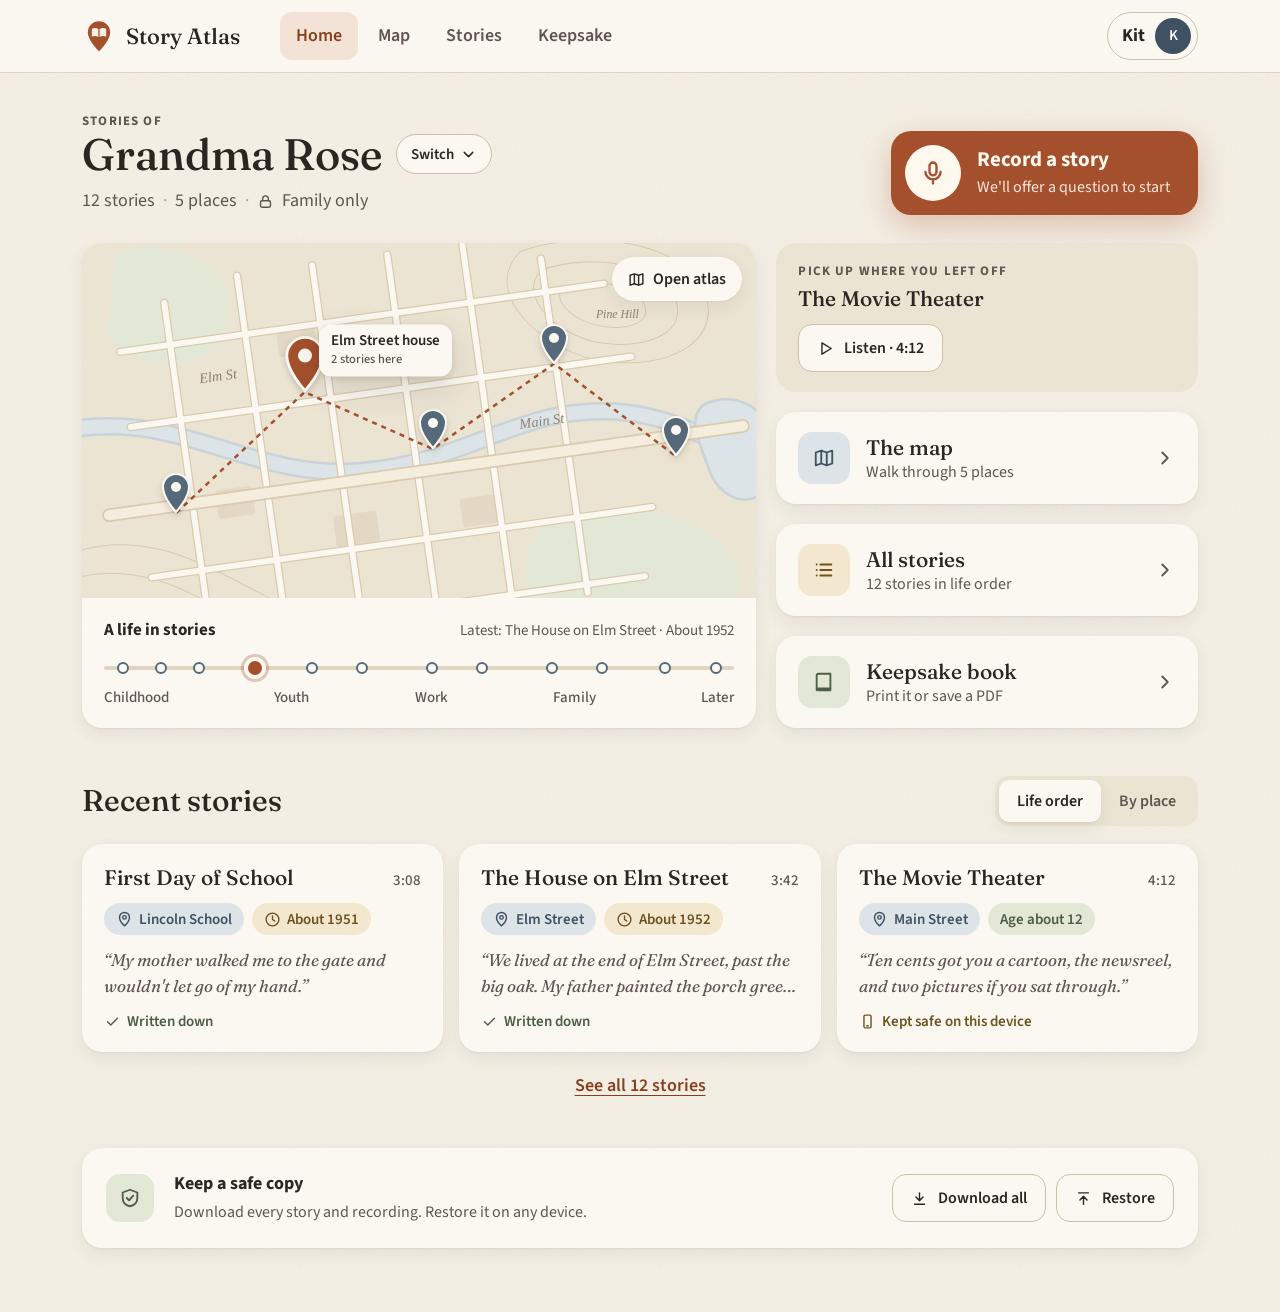
<file: design/v2/home.html>
<!DOCTYPE html>
<html lang="en">
<head>
<meta charset="UTF-8">
<meta name="viewport" content="width=device-width, initial-scale=1">
<title>Story Atlas · Home</title>
<link rel="icon" href="../../assets/favicon-32.png">
<link rel="stylesheet" href="v2.css">
</head>
<body class="has-tabs">
<!-- Static design reference for IBM Bob. Signed-in home hub. Sample data throughout. -->
<svg width="0" height="0" style="position:absolute" aria-hidden="true">
  <symbol id="pin" viewBox="0 0 30 40"><path d="M15 39C15 39 2 25 2 14a13 13 0 0 1 26 0c0 11-13 25-13 25z" fill="currentColor" stroke="#fbf8f1" stroke-width="2"/><circle cx="15" cy="14" r="5" fill="#fbf8f1"/></symbol>
  <symbol id="i-pin" viewBox="0 0 24 24"><path d="M12 21s-7-6.5-7-12a7 7 0 0 1 14 0c0 5.5-7 12-7 12z"/><circle cx="12" cy="9" r="2.5"/></symbol>
  <symbol id="i-clock" viewBox="0 0 24 24"><circle cx="12" cy="12" r="9"/><path d="M12 7v5l3 2"/></symbol>
  <symbol id="i-check" viewBox="0 0 24 24"><path d="M5 12.5l4.5 4.5L19 7.5"/></symbol>
  <symbol id="i-mic" viewBox="0 0 24 24"><rect x="9" y="3" width="6" height="11" rx="3"/><path d="M5.5 11a6.5 6.5 0 0 0 13 0M12 17.5V21"/></symbol>
  <symbol id="i-map" viewBox="0 0 24 24"><path d="M9 4L3 6v14l6-2 6 2 6-2V4l-6 2-6-2zM9 4v14M15 6v14"/></symbol>
  <symbol id="i-list" viewBox="0 0 24 24"><path d="M8 6h12M8 12h12M8 18h12M4 6h.01M4 12h.01M4 18h.01"/></symbol>
  <symbol id="i-book" viewBox="0 0 24 24"><path d="M4 5a2 2 0 0 1 2-2h13v16H6a2 2 0 0 0-2 2zM4 21V5M19 19v2H6"/></symbol>
  <symbol id="i-home" viewBox="0 0 24 24"><path d="M4 11l8-7 8 7v9H4z"/><path d="M10 20v-5h4v5"/></symbol>
  <symbol id="i-chev" viewBox="0 0 24 24"><path d="M9 6l6 6-6 6"/></symbol>
  <symbol id="i-down" viewBox="0 0 24 24"><path d="M6 9l6 6 6-6"/></symbol>
  <symbol id="i-lock" viewBox="0 0 24 24"><rect x="5" y="11" width="14" height="9" rx="2"/><path d="M8 11V8a4 4 0 0 1 8 0v3"/></symbol>
  <symbol id="i-play" viewBox="0 0 24 24"><path d="M7 4l13 8-13 8z"/></symbol>
  <symbol id="i-shield" viewBox="0 0 24 24"><path d="M12 3l8 3v6c0 5-3.5 8-8 9-4.5-1-8-4-8-9V6z"/><path d="M8.5 12l2.5 2.5 4.5-5"/></symbol>
  <symbol id="i-dl" viewBox="0 0 24 24"><path d="M12 4v11M7 10l5 5 5-5M5 20h14"/></symbol>
  <symbol id="i-up" viewBox="0 0 24 24"><path d="M12 20V9M7 14l5-5 5 5M5 4h14"/></symbol>
  <symbol id="i-device" viewBox="0 0 24 24"><rect x="7" y="3" width="10" height="18" rx="2"/><path d="M11 18h2"/></symbol>
</svg>

<header class="topbar">
  <div class="wrap">
    <a class="brand" href="home.html"><img src="../../assets/mark.svg" alt="">Story Atlas</a>
    <nav class="nav" aria-label="Main">
      <a href="home.html" aria-current="page">Home</a>
      <a href="#">Map</a>
      <a href="#">Stories</a>
      <a href="#">Keepsake</a>
    </nav>
    <span class="grow"></span>
    <button class="avatar" aria-label="Account menu"><b>Kit</b><span class="dot">K</span></button>
  </div>
</header>

<main class="wrap">
  <!-- Greeting + main action -->
  <section class="hello">
    <div class="who">
      <p class="overline">Stories of</p>
      <h1>Grandma Rose
        <button class="switch" aria-label="Switch storyteller">Switch <svg class="ico sm"><use href="#i-down"/></svg></button>
      </h1>
      <p class="meta">12 stories <span class="sep">·</span> 5 places <span class="sep">·</span>
        <svg class="ico sm"><use href="#i-lock"/></svg> Family only</p>
    </div>
    <a class="record-cta" href="#">
      <span class="mic"><svg class="ico"><use href="#i-mic"/></svg></span>
      <span><b>Record a story</b><small>We'll offer a question to start</small></span>
    </a>
  </section>

  <!-- Atlas preview + quick links -->
  <section class="grid-top">
    <article class="card atlas-card">
      <div class="map">
        <svg class="trail" viewBox="0 0 100 100" preserveAspectRatio="none" aria-hidden="true">
          <path d="M14 76 L33 42 L52 58 L70 34 L88 60" fill="none" stroke="#a4502c" stroke-dasharray="5 5" vector-effect="non-scaling-stroke" style="stroke-width:2.5px"/>
        </svg>
        <svg class="pin" style="left:14%;top:76%;color:var(--slate)"><use href="#pin"/></svg>
        <svg class="pin focus" style="left:33%;top:42%;color:var(--rust)"><use href="#pin"/></svg>
        <div class="pin-label" style="left:33%;top:42%">Elm Street house<small>2 stories here</small></div>
        <svg class="pin" style="left:52%;top:58%;color:var(--slate)"><use href="#pin"/></svg>
        <svg class="pin" style="left:70%;top:34%;color:var(--slate)"><use href="#pin"/></svg>
        <svg class="pin" style="left:88%;top:60%;color:var(--slate)"><use href="#pin"/></svg>
        <a class="map-btn" href="#"><svg class="ico sm"><use href="#i-map"/></svg>Open atlas</a>
      </div>
      <div class="atlas-foot">
        <div class="row"><b>A life in stories</b><span>Latest: The House on Elm Street · About 1952</span></div>
        <div class="timeline">
          <div class="tl-track">
            <i class="tl-dot" style="left:3%"></i><i class="tl-dot" style="left:9%"></i><i class="tl-dot" style="left:15%"></i>
            <i class="tl-dot now" style="left:24%"></i><i class="tl-dot" style="left:33%"></i><i class="tl-dot" style="left:41%"></i>
            <i class="tl-dot" style="left:52%"></i><i class="tl-dot" style="left:60%"></i><i class="tl-dot" style="left:71%"></i>
            <i class="tl-dot" style="left:79%"></i><i class="tl-dot" style="left:89%"></i><i class="tl-dot" style="left:97%"></i>
          </div>
          <div class="tl-eras"><span>Childhood</span><span>Youth</span><span>Work</span><span>Family</span><span>Later</span></div>
        </div>
      </div>
    </article>

    <div class="side">
      <div class="card continue">
        <p class="overline">Pick up where you left off</p>
        <h3>The Movie Theater</h3>
        <a class="btn btn-secondary btn-sm" href="#"><svg class="ico sm"><use href="#i-play"/></svg>Listen · 4:12</a>
      </div>
      <a class="card go" href="#">
        <span class="tile slate"><svg class="ico"><use href="#i-map"/></svg></span>
        <span><h3>The map</h3><p>Walk through 5 places</p></span>
        <svg class="ico chev"><use href="#i-chev"/></svg>
      </a>
      <a class="card go" href="#">
        <span class="tile ochre"><svg class="ico"><use href="#i-list"/></svg></span>
        <span><h3>All stories</h3><p>12 stories in life order</p></span>
        <svg class="ico chev"><use href="#i-chev"/></svg>
      </a>
      <a class="card go" href="#">
        <span class="tile sage"><svg class="ico"><use href="#i-book"/></svg></span>
        <span><h3>Keepsake book</h3><p>Print it or save a PDF</p></span>
        <svg class="ico chev"><use href="#i-chev"/></svg>
      </a>
    </div>
  </section>

  <!-- Recent stories -->
  <div class="section-head">
    <h2>Recent stories</h2>
    <div class="seg" role="group" aria-label="Sort stories">
      <button aria-pressed="true">Life order</button>
      <button aria-pressed="false">By place</button>
    </div>
  </div>

  <section class="stories">
    <a class="card story" href="#">
      <div class="top"><h3>First Day of School</h3><span class="dur">3:08</span></div>
      <div class="chips">
        <span class="chip place"><svg class="ico sm"><use href="#i-pin"/></svg>Lincoln School</span>
        <span class="chip era"><svg class="ico sm"><use href="#i-clock"/></svg>About 1951</span>
      </div>
      <q>My mother walked me to the gate and wouldn't let go of my hand.</q>
      <span class="status"><svg class="ico sm"><use href="#i-check"/></svg>Written down</span>
    </a>
    <a class="card story" href="#">
      <div class="top"><h3>The House on Elm Street</h3><span class="dur">3:42</span></div>
      <div class="chips">
        <span class="chip place"><svg class="ico sm"><use href="#i-pin"/></svg>Elm Street</span>
        <span class="chip era"><svg class="ico sm"><use href="#i-clock"/></svg>About 1952</span>
      </div>
      <q>We lived at the end of Elm Street, past the big oak. My father painted the porch green every spring.</q>
      <span class="status"><svg class="ico sm"><use href="#i-check"/></svg>Written down</span>
    </a>
    <a class="card story" href="#">
      <div class="top"><h3>The Movie Theater</h3><span class="dur">4:12</span></div>
      <div class="chips">
        <span class="chip place"><svg class="ico sm"><use href="#i-pin"/></svg>Main Street</span>
        <span class="chip age">Age about 12</span>
      </div>
      <q>Ten cents got you a cartoon, the newsreel, and two pictures if you sat through.</q>
      <span class="status pending"><svg class="ico sm"><use href="#i-device"/></svg>Kept safe on this device</span>
    </a>
  </section>

  <p style="margin-top:20px;text-align:center"><a class="link" href="#">See all 12 stories</a></p>

  <!-- Safe copy -->
  <section class="card safe">
    <span class="tile"><svg class="ico"><use href="#i-shield"/></svg></span>
    <div><b>Keep a safe copy</b><p>Download every story and recording. Restore it on any device.</p></div>
    <div class="actions">
      <button class="btn btn-secondary btn-sm"><svg class="ico sm"><use href="#i-dl"/></svg>Download all</button>
      <button class="btn btn-secondary btn-sm"><svg class="ico sm"><use href="#i-up"/></svg>Restore</button>
    </div>
  </section>
</main>

<!-- Phone: bottom tabs replace the top nav -->
<nav class="tabbar" aria-label="Main">
  <a href="home.html" aria-current="page"><svg class="ico"><use href="#i-home"/></svg>Home</a>
  <a href="#"><svg class="ico"><use href="#i-map"/></svg>Map</a>
  <a href="#"><svg class="ico"><use href="#i-mic"/></svg>Record</a>
  <a href="#"><svg class="ico"><use href="#i-list"/></svg>Stories</a>
  <a href="#"><svg class="ico"><use href="#i-book"/></svg>Keepsake</a>
</nav>
</body>
</html>
</file>
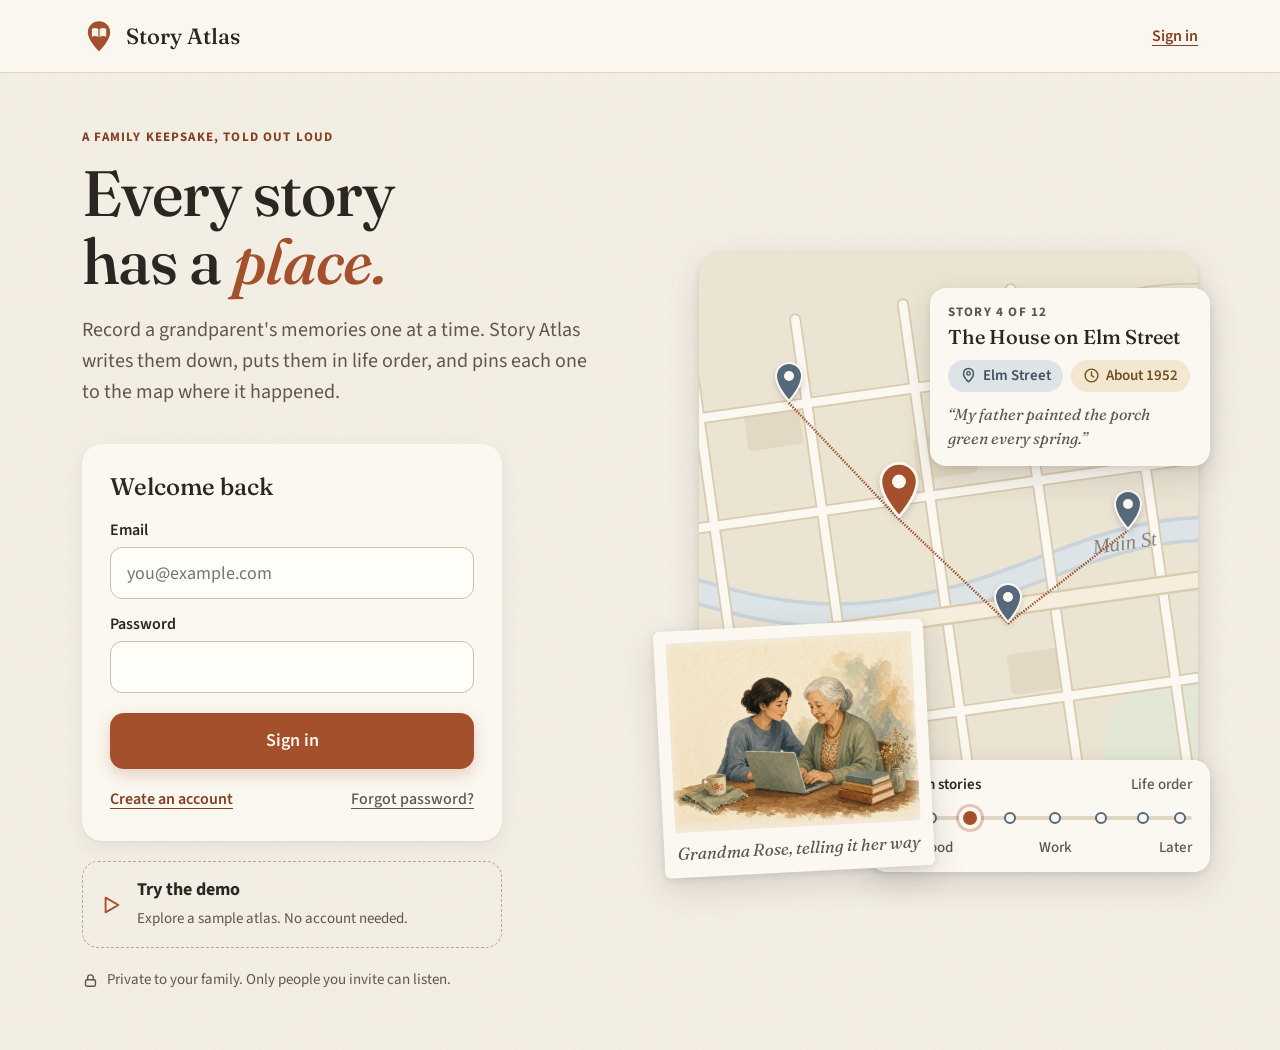
<file: design/v2/signin.html>
<!DOCTYPE html>
<html lang="en">
<head>
<meta charset="UTF-8">
<meta name="viewport" content="width=device-width, initial-scale=1">
<title>Story Atlas · Sign in</title>
<link rel="icon" href="../../assets/favicon-32.png">
<link rel="stylesheet" href="v2.css">
</head>
<body>
<!-- Static design reference for IBM Bob. Visual shell only: the form does not submit. -->
<svg width="0" height="0" style="position:absolute" aria-hidden="true">
  <symbol id="pin" viewBox="0 0 30 40"><path d="M15 39C15 39 2 25 2 14a13 13 0 0 1 26 0c0 11-13 25-13 25z" fill="currentColor" stroke="#fbf8f1" stroke-width="2"/><circle cx="15" cy="14" r="5" fill="#fbf8f1"/></symbol>
</svg>

<header class="topbar">
  <div class="wrap">
    <a class="brand" href="signin.html"><img src="../../assets/mark.svg" alt="">Story Atlas</a>
    <span class="grow"></span>
    <a class="link" href="#signin" style="font-size:16px">Sign in</a>
  </div>
</header>

<main class="wrap">
  <section class="signin">
    <!-- Left: pitch + auth -->
    <div>
      <p class="overline" style="color:var(--rust-dark)">A family keepsake, told out loud</p>
      <h1 style="margin-top:14px">Every story<br>has a <em>place.</em></h1>
      <p class="lede">Record a grandparent's memories one at a time. Story Atlas writes them down, puts them in life order, and pins each one to the map where it happened.</p>

      <form class="auth" id="signin" onsubmit="return false">
        <h2>Welcome back</h2>
        <label class="field"><span>Email</span><input type="email" autocomplete="email" placeholder="you@example.com"></label>
        <label class="field"><span>Password</span><input type="password" autocomplete="current-password"></label>
        <a class="btn btn-primary" href="home.html">Sign in</a>
        <div class="auth-alt">
          <a class="link" href="#">Create an account</a>
          <a class="link" href="#" style="color:var(--ink-soft);font-weight:500">Forgot password?</a>
        </div>
      </form>

      <a class="demo" href="home.html">
        <svg class="ico" viewBox="0 0 24 24"><path d="M5 4l14 8-14 8z"/></svg>
        <span><b>Try the demo</b><small>Explore a sample atlas. No account needed.</small></span>
      </a>

      <p class="trust">
        <svg class="ico sm" viewBox="0 0 24 24"><rect x="5" y="11" width="14" height="9" rx="2"/><path d="M8 11V8a4 4 0 0 1 8 0v3"/></svg>
        Private to your family. Only people you invite can listen.
      </p>
    </div>

    <!-- Right: collage that shows the product -->
    <div class="collage" aria-hidden="true">
      <div class="map">
        <svg class="trail" viewBox="0 0 100 100" preserveAspectRatio="none">
          <path d="M18 26 L40 46 L62 64 L86 48" fill="none" stroke="#a4502c" stroke-width=".6" stroke-dasharray="1.4 1.4" vector-effect="non-scaling-stroke" style="stroke-width:2.5px"/>
        </svg>
        <svg class="pin" style="left:18%;top:26%;color:var(--slate)"><use href="#pin"/></svg>
        <svg class="pin focus" style="left:40%;top:46%;color:var(--rust)"><use href="#pin"/></svg>
        <svg class="pin" style="left:62%;top:64%;color:var(--slate)"><use href="#pin"/></svg>
        <svg class="pin" style="left:86%;top:48%;color:var(--slate)"><use href="#pin"/></svg>
      </div>

      <div class="story-float">
        <p class="overline">Story 4 of 12</p>
        <h3>The House on Elm Street</h3>
        <div class="chips">
          <span class="chip place"><svg class="ico sm" viewBox="0 0 24 24"><path d="M12 21s-7-6.5-7-12a7 7 0 0 1 14 0c0 5.5-7 12-7 12z"/><circle cx="12" cy="9" r="2.5"/></svg>Elm Street</span>
          <span class="chip era"><svg class="ico sm" viewBox="0 0 24 24"><circle cx="12" cy="12" r="9"/><path d="M12 7v5l3 2"/></svg>About 1952</span>
        </div>
        <q>My father painted the porch green every spring.</q>
      </div>

      <div class="tl-float">
        <div class="row">A life in stories <span>Life order</span></div>
        <div class="timeline">
          <div class="tl-track">
            <i class="tl-dot" style="left:4%"></i><i class="tl-dot" style="left:14%"></i>
            <i class="tl-dot now" style="left:27%"></i><i class="tl-dot" style="left:40%"></i>
            <i class="tl-dot" style="left:55%"></i><i class="tl-dot" style="left:70%"></i>
            <i class="tl-dot" style="left:84%"></i><i class="tl-dot" style="left:96%"></i>
          </div>
          <div class="tl-eras"><span>Childhood</span><span>Work</span><span>Later</span></div>
        </div>
      </div>

      <figure class="polaroid">
        <img src="illustration.png" alt="">
        <p>Grandma Rose, telling it her way</p>
      </figure>
    </div>
  </section>
</main>
</body>
</html>
</file>
<file: design/html/style.css>
/* Story Atlas design v1 · visual reference only (not app code) */
:root{
  --parchment:#f6f1e7; --paper:#fbf8f1; --parchment-deep:#ece4d3; --line:#e0d5c1;
  --ink:#2b2622; --ink-soft:#5f564d; --ink-faint:#8a7f73;
  --rust:#a4502c; --rust-dark:#86401f; --rust-tint:#f3e3d6;
  --sage:#7d8f6a; --sage-deep:#4c5e43; --sage-tint:#e2e7d6;
  --slate:#56697a; --slate-deep:#3f5162; --slate-tint:#dde4e8;
  --ochre:#b5893a; --ochre-tint:#f3e8cf; --record:#c2412d; --topo:#cbbd9f;
  --shadow-card:0 1px 2px rgba(43,38,34,.06),0 6px 18px rgba(43,38,34,.07);
  --shadow-float:0 2px 6px rgba(43,38,34,.10),0 12px 32px rgba(43,38,34,.14);
}
*{box-sizing:border-box;margin:0;padding:0}
html,body{background:var(--parchment)}
body{font-family:'Source Sans 3',system-ui,sans-serif;font-size:18px;line-height:1.55;color:var(--ink);-webkit-font-smoothing:antialiased}
button{font:inherit;color:inherit;border:0;background:none;cursor:pointer}
.serif{font-family:'Fraunces',Georgia,serif;font-optical-sizing:auto}
.paper-bg{background-color:var(--parchment);background-image:url("data:image/svg+xml,%3Csvg xmlns='http://www.w3.org/2000/svg' width='180' height='180'%3E%3Cfilter id='n'%3E%3CfeTurbulence type='fractalNoise' baseFrequency='.85' numOctaves='2' stitchTiles='stitch'/%3E%3CfeColorMatrix values='0 0 0 0 .35 0 0 0 0 .27 0 0 0 0 .18 0 0 0 .07 0'/%3E%3C/filter%3E%3Crect width='100%25' height='100%25' filter='url(%23n)'/%3E%3C/svg%3E")}
.screen{width:390px;height:844px;overflow:hidden;position:relative}
.ico{width:24px;height:24px;flex:none;fill:none;stroke:currentColor;stroke-width:2;stroke-linecap:round;stroke-linejoin:round}
.ico.sm{width:18px;height:18px}
.ico.lg{width:32px;height:32px}
.ico.xl{width:44px;height:44px}

/* type */
.t-display{font-family:'Fraunces',Georgia,serif;font-size:40px;line-height:44px;font-weight:500;letter-spacing:-.01em}
.t-h1{font-family:'Fraunces',Georgia,serif;font-size:32px;line-height:38px;font-weight:500;letter-spacing:-.01em}
.t-h2{font-family:'Fraunces',Georgia,serif;font-size:26px;line-height:32px;font-weight:500}
.t-h3{font-family:'Fraunces',Georgia,serif;font-size:21px;line-height:27px;font-weight:500}
.t-body{font-size:18px;line-height:28px}
.t-label{font-size:16px;line-height:22px;font-weight:600}
.t-caption{font-size:15px;line-height:20px;font-weight:500;color:var(--ink-soft)}
.t-over{font-size:13px;line-height:16px;font-weight:700;letter-spacing:.09em;text-transform:uppercase;color:var(--ink-soft)}
.t-read{font-family:'Fraunces',Georgia,serif;font-size:20px;line-height:32px;font-weight:400}
.soft{color:var(--ink-soft)}
.tab{font-variant-numeric:tabular-nums}

/* layout bits */
.pad{padding:0 24px}
.row{display:flex;align-items:center}
.gap4{gap:4px}.gap8{gap:8px}.gap12{gap:12px}.gap16{gap:16px}
.grow{flex:1}

/* app bar */
.appbar{height:72px;display:flex;align-items:center;gap:12px;padding:12px 16px 0 16px}
.logo{width:40px;height:40px;border-radius:11px;background:var(--rust);display:grid;place-items:center;color:var(--parchment);flex:none}
.logo svg{width:24px;height:24px;stroke:var(--parchment);fill:none;stroke-width:2.2}
.wordmark{font-family:'Fraunces',serif;font-size:22px;font-weight:600;letter-spacing:-.01em}
.icon-btn{width:48px;height:48px;border-radius:999px;display:grid;place-items:center;color:var(--ink);flex:none}
.icon-btn.outline{border:1.5px solid var(--line);background:var(--paper)}
.icon-btn.float{background:var(--paper);box-shadow:var(--shadow-float)}
.steps{display:flex;gap:6px;padding:0 24px;margin-top:4px}
.steps i{display:block;height:6px;border-radius:3px;flex:1;background:var(--line)}
.steps i.on{background:var(--rust)}

/* buttons */
.btn{height:56px;padding:0 24px;border-radius:14px;display:inline-flex;align-items:center;justify-content:center;gap:10px;font-size:18px;font-weight:600;line-height:1;white-space:nowrap}
.btn-primary{background:var(--rust);color:#fff8ef}
.btn-secondary{background:var(--paper);color:var(--ink);border:1.5px solid #cdbfa8}
.btn-ghost{color:var(--rust-dark);text-decoration:underline;text-underline-offset:4px;text-decoration-thickness:1.5px}
.btn-quiet{background:var(--parchment-deep);color:var(--ink)}
.btn-sm{height:48px;padding:0 18px;font-size:17px;border-radius:12px}
.btn-block{width:100%}
.btn-big{height:88px;border-radius:18px;font-size:22px;flex-direction:column;gap:6px}

.record-btn{width:168px;height:168px;border-radius:999px;background:var(--rust);color:#fff8ef;display:grid;place-items:center;box-shadow:0 10px 30px rgba(164,80,44,.35),inset 0 -6px 0 rgba(0,0,0,.08);position:relative}
.record-btn svg{width:64px;height:64px;stroke-width:2}
.stop-btn{background:var(--ink);box-shadow:0 10px 30px rgba(43,38,34,.30)}
.stop-sq{width:52px;height:52px;border-radius:10px;background:var(--parchment)}
.rings{position:absolute;inset:-34px;border-radius:999px;border:1.5px solid rgba(164,80,44,.20)}
.rings.r2{inset:-64px;border-color:rgba(164,80,44,.12)}
.rings.r3{inset:-96px;border-color:rgba(164,80,44,.07)}

/* chips */
.chip{display:inline-flex;align-items:center;gap:6px;height:32px;padding:0 12px;border-radius:999px;font-size:15px;font-weight:600;line-height:1;white-space:nowrap}
.chip .ico{width:16px;height:16px;stroke-width:2.2}
.chip-place{background:var(--slate-tint);color:var(--slate-deep)}
.chip-era{background:var(--ochre-tint);color:#6e5320}
.chip-sage{background:var(--sage-tint);color:var(--sage-deep)}
.chip-rust{background:var(--rust-tint);color:var(--rust-dark)}
.chip-line{border:1.5px dashed #c4b59b;color:var(--ink-soft);background:transparent}
.sample{display:inline-flex;align-items:center;height:22px;padding:0 8px;border-radius:6px;border:1.5px dashed #b9a98d;font-family:'Source Sans 3';font-size:12px;font-weight:700;letter-spacing:.08em;text-transform:uppercase;color:var(--ink-soft);vertical-align:middle}

/* cards */
.card{background:var(--paper);border-radius:16px;box-shadow:var(--shadow-card);border:1px solid rgba(224,213,193,.7)}
.map{position:relative;overflow:hidden;background:var(--parchment-deep)}
.map svg.mapsvg{position:absolute;inset:0;width:100%;height:100%;display:block}

/* status lines */
.status{display:flex;align-items:center;gap:8px;font-size:15px;font-weight:600;line-height:20px}
.status .ico{width:18px;height:18px}
.status.ok{color:var(--sage-deep)}
.status.busy{color:var(--slate-deep)}
.status.warn{color:var(--rust-dark)}

/* segmented */
.seg{display:inline-flex;background:var(--parchment-deep);border-radius:12px;padding:4px;gap:4px}
.seg button{height:40px;padding:0 14px;border-radius:9px;font-size:16px;font-weight:600;color:var(--ink-soft)}
.seg button.on{background:var(--paper);color:var(--ink);box-shadow:0 1px 3px rgba(43,38,34,.12)}

/* timeline strip */
.tl{position:relative;height:58px}
.tl .track{position:absolute;left:0;right:0;top:18px;height:4px;border-radius:2px;background:#ddd1bb}
.tl .fill{position:absolute;left:0;top:18px;height:4px;border-radius:2px;background:#d7b8a5}
.tl .dot{position:absolute;top:14px;width:12px;height:12px;margin-left:-6px;border-radius:99px;background:var(--paper);border:2.5px solid var(--slate)}
.tl .dot.cur{top:9px;width:22px;height:22px;margin-left:-11px;background:var(--rust);border:4px solid #f6dccd;box-shadow:0 0 0 2px var(--rust)}
.tl .dot.nb{border-color:var(--ink);background:var(--ink)}
.tl .dot.new{top:7px;width:26px;height:26px;margin-left:-13px;background:var(--paper);border:2.5px dashed var(--rust);display:grid;place-items:center;font-size:14px;font-weight:700;color:var(--rust)}
.tl .eras{position:absolute;left:0;right:0;top:34px;display:flex;justify-content:space-between;font-size:13px;font-weight:600;color:var(--ink-soft);letter-spacing:.02em}

/* story card */
.story{display:flex;gap:14px}
.spine{width:14px;flex:none;position:relative}
.spine:before{content:"";position:absolute;left:6px;top:0;bottom:-16px;width:2px;background:#d9ccb4}
.spine i{position:absolute;left:1px;top:22px;width:12px;height:12px;border-radius:99px;background:var(--parchment);border:2.5px solid var(--slate)}
.story .card{flex:1;padding:16px 16px 14px}
.story h3{font-family:'Fraunces',serif;font-size:21px;line-height:27px;font-weight:500}
.dur{font-size:16px;font-weight:600;color:var(--ink-soft);font-variant-numeric:tabular-nums}

.overline-rule{display:flex;align-items:center;gap:10px}
.overline-rule:after{content:"";flex:1;height:1px;background:var(--line)}

/* board */
.board{padding:40px;background:#e9e1d1}
.board-label{font-size:14px;font-weight:700;letter-spacing:.09em;text-transform:uppercase;color:var(--ink-soft);margin-bottom:14px}
.frame{border-radius:28px;overflow:hidden;box-shadow:var(--shadow-float)}
</file>
<file: design/v2/v2.css>
/* Story Atlas, design v2: sign-in + home hub.
   Static reference for IBM Bob. Tokens match css/style.css. */
@import url('https://fonts.googleapis.com/css2?family=Fraunces:ital,opsz,wght@0,9..144,400;0,9..144,500;0,9..144,600;1,9..144,400&family=Source+Sans+3:wght@400;500;600;700&display=swap');

:root {
  --parchment:#f6f1e7; --parchment-deep:#ece4d3; --paper:#fbf8f1; --line:#e0d5c1;
  --ink:#2b2622; --ink-soft:#5f564d;
  --rust:#a4502c; --rust-dark:#86401f; --rust-tint:#f3e3d6;
  --sage-deep:#4c5e43; --sage-tint:#e2e7d6;
  --slate:#56697a; --slate-deep:#3f5162; --slate-tint:#dde4e8;
  --ochre-tint:#f3e8cf; --ochre-text:#6e5320;
  --serif:'Fraunces',Georgia,serif; --sans:'Source Sans 3',system-ui,sans-serif;
  --card:0 1px 2px rgba(43,38,34,.06),0 6px 18px rgba(43,38,34,.07);
  --float:0 2px 6px rgba(43,38,34,.10),0 12px 32px rgba(43,38,34,.14);
}
*,*::before,*::after{box-sizing:border-box;margin:0;padding:0}
body{font:18px/28px var(--sans);color:var(--ink);-webkit-font-smoothing:antialiased;min-height:100vh;
  background-color:var(--parchment);
  background-image:url("data:image/svg+xml,%3Csvg xmlns='http://www.w3.org/2000/svg' width='180' height='180'%3E%3Cfilter id='n'%3E%3CfeTurbulence type='fractalNoise' baseFrequency='.85' numOctaves='2' stitchTiles='stitch'/%3E%3CfeColorMatrix values='0 0 0 0 .35 0 0 0 0 .27 0 0 0 0 .18 0 0 0 .07 0'/%3E%3C/filter%3E%3Crect width='100%25' height='100%25' filter='url(%23n)'/%3E%3C/svg%3E")}
button,input{font:inherit;color:inherit}
a{color:inherit}
.ico{width:22px;height:22px;flex:none;fill:none;stroke:currentColor;stroke-width:2;stroke-linecap:round;stroke-linejoin:round}
.ico.sm{width:17px;height:17px}
:focus-visible{outline:3px solid rgba(164,80,44,.4);outline-offset:2px}
.serif{font-family:var(--serif);font-weight:500}
.overline{font:700 13px/16px var(--sans);letter-spacing:.09em;text-transform:uppercase;color:var(--ink-soft)}
.wrap{max-width:1180px;margin:0 auto;padding:0 32px}

/* ── Top bar ─────────────────────────────────────────── */
.topbar{position:sticky;top:0;z-index:10;background:rgba(251,248,241,.92);backdrop-filter:blur(6px);border-bottom:1px solid var(--line)}
.topbar .wrap{display:flex;align-items:center;gap:24px;height:72px}
.brand{display:flex;align-items:center;gap:10px;text-decoration:none;font:500 22px var(--serif)}
.brand img{width:34px;height:34px}
.nav{display:flex;gap:4px;margin-left:16px}
.nav a{display:flex;align-items:center;height:48px;padding:0 16px;border-radius:12px;text-decoration:none;font-weight:600;color:var(--ink-soft)}
.nav a:hover{background:var(--parchment-deep);color:var(--ink)}
.nav a[aria-current=page]{color:var(--rust-dark);background:var(--rust-tint)}
.grow{flex:1}
.avatar{display:flex;align-items:center;gap:10px;height:48px;padding:0 6px 0 14px;border-radius:999px;border:1.5px solid #cdbfa8;background:var(--paper);font-weight:600;cursor:pointer}
.avatar span.dot{width:36px;height:36px;border-radius:50%;background:var(--slate-deep);color:#fff;display:grid;place-items:center;font-size:15px}

/* ── Buttons ─────────────────────────────────────────── */
.btn{display:inline-flex;align-items:center;justify-content:center;gap:10px;height:56px;padding:0 26px;border-radius:14px;font-weight:600;font-size:18px;text-decoration:none;border:0;cursor:pointer}
.btn-primary{background:var(--rust);color:#fff8ef;box-shadow:0 6px 16px rgba(164,80,44,.25)}
.btn-primary:hover{background:var(--rust-dark)}
.btn-secondary{background:var(--paper);border:1.5px solid #cdbfa8}
.btn-secondary:hover{border-color:var(--ink-soft)}
.btn-sm{height:48px;padding:0 18px;font-size:16px}
.link{color:var(--rust-dark);font-weight:600;text-underline-offset:4px}

/* ── Chips ───────────────────────────────────────────── */
.chips{display:flex;flex-wrap:wrap;gap:8px}
.chip{display:inline-flex;align-items:center;gap:6px;height:32px;padding:0 12px;border-radius:999px;font:600 15px var(--sans)}
.chip.place{background:var(--slate-tint);color:var(--slate-deep)}
.chip.era{background:var(--ochre-tint);color:var(--ochre-text)}
.chip.age{background:var(--sage-tint);color:var(--sage-deep)}
.chip.sample{border:1.5px dashed #b9a98c;color:var(--ink-soft);font-size:12px;letter-spacing:.09em;text-transform:uppercase;height:26px}

/* ── Map + pins ──────────────────────────────────────── */
.map{position:relative;overflow:hidden;background:url(map.svg) center/cover var(--parchment-deep)}
.pin{position:absolute;width:30px;height:40px;transform:translate(-50%,-100%);filter:drop-shadow(0 3px 3px rgba(43,38,34,.2))}
.pin.focus{width:42px;height:56px}
.pin.focus::before{content:"";position:absolute;left:50%;bottom:-18px;width:76px;height:76px;margin-left:-38px;border-radius:50%;background:rgba(164,80,44,.16);z-index:-1}
.pin-label{position:absolute;transform:translate(14px,-130%);background:var(--paper);border-radius:12px;padding:8px 12px;box-shadow:var(--float);font:600 15px/18px var(--sans);white-space:nowrap}
.pin-label small{display:block;font-weight:500;color:var(--ink-soft)}
.trail{position:absolute;inset:0;width:100%;height:100%;pointer-events:none}

/* ── Timeline strip ──────────────────────────────────── */
.timeline{position:relative;padding-top:6px}
.tl-track{position:relative;height:22px}
.tl-track::before{content:"";position:absolute;left:0;right:0;top:9px;height:4px;border-radius:2px;background:var(--line)}
.tl-dot{position:absolute;top:5px;width:12px;height:12px;margin-left:-6px;border-radius:50%;background:var(--paper);border:2.5px solid var(--slate)}
.tl-dot.now{top:0;width:22px;height:22px;margin-left:-11px;background:var(--rust);border:4px solid var(--paper);box-shadow:0 0 0 3px rgba(164,80,44,.3)}
.tl-eras{display:flex;justify-content:space-between;margin-top:8px;font:500 15px var(--sans);color:var(--ink-soft)}

/* ═════════════════ SIGN-IN SCREEN ═════════════════ */
.signin{display:grid;grid-template-columns:1fr 1.05fr;gap:64px;align-items:center;min-height:calc(100vh - 72px);padding:56px 0}
.signin h1{font:500 64px/68px var(--serif);letter-spacing:-.015em}
.signin h1 em{font-style:italic;color:var(--rust)}
.signin .lede{margin-top:20px;font-size:20px;line-height:31px;color:var(--ink-soft);max-width:30em}
.auth{margin-top:36px;max-width:420px;background:var(--paper);border-radius:20px;padding:28px;box-shadow:var(--card)}
.auth h2{font:500 24px var(--serif);margin-bottom:18px}
.field{display:block;margin-bottom:14px}
.field span{display:block;font:600 16px/22px var(--sans);margin-bottom:6px}
.field input{width:100%;height:52px;border-radius:12px;border:1.5px solid #cdbfa8;background:#fffdf8;padding:0 16px}
.field input:focus{outline:none;border-color:var(--rust);box-shadow:0 0 0 3px rgba(164,80,44,.2)}
.auth .btn{width:100%;margin-top:6px}
.auth-alt{display:flex;justify-content:space-between;margin-top:16px;font-size:16px}
.demo{display:flex;align-items:center;gap:14px;margin-top:20px;max-width:420px;padding:14px 18px;border-radius:16px;border:1.5px dashed #b9a98c;text-decoration:none}
.demo:hover{background:var(--paper)}
.demo .ico{color:var(--rust)}
.demo b{display:block}
.demo small{color:var(--ink-soft);font-size:15px}
.trust{display:flex;gap:8px;align-items:center;margin-top:18px;font-size:15px;color:var(--ink-soft)}

/* the collage on the right */
.collage{position:relative;height:620px}
.collage .map{position:absolute;inset:0 0 40px 40px;border-radius:24px;box-shadow:var(--float)}
.polaroid{position:absolute;left:0;bottom:0;width:270px;background:var(--paper);padding:12px 12px 14px;border-radius:6px;box-shadow:var(--float);transform:rotate(-3deg)}
.polaroid img{display:block;width:100%;height:190px;object-fit:cover;border-radius:3px}
.polaroid p{font:italic 400 17px var(--serif);color:var(--ink-soft);text-align:center;margin-top:10px}
.story-float{position:absolute;right:-12px;top:36px;width:280px;background:var(--paper);border-radius:16px;padding:16px 18px;box-shadow:var(--float)}
.story-float h3{font:500 20px/26px var(--serif);margin:4px 0 10px}
.story-float q{display:block;font:italic 400 16px/24px var(--serif);color:var(--ink-soft);margin-top:10px}
.tl-float{position:absolute;right:-12px;bottom:0;width:340px;background:var(--paper);border-radius:16px;padding:14px 18px;box-shadow:var(--float)}
.tl-float .row{display:flex;justify-content:space-between;font:600 15px var(--sans);margin-bottom:6px}
.tl-float .row span{font-weight:500;color:var(--ink-soft)}

/* ═════════════════ HOME HUB ═════════════════ */
.hello{display:flex;align-items:flex-end;justify-content:space-between;gap:24px;padding:40px 0 28px;flex-wrap:wrap}
.who h1{font:500 44px/50px var(--serif);display:flex;align-items:center;gap:14px;flex-wrap:wrap}
.switch{display:inline-flex;align-items:center;gap:6px;height:40px;padding:0 14px;border-radius:999px;border:1.5px solid #cdbfa8;background:var(--paper);font:600 15px var(--sans);cursor:pointer}
.meta{display:flex;align-items:center;gap:8px;margin-top:8px;color:var(--ink-soft)}
.meta .sep{opacity:.5}
.record-cta{display:flex;align-items:center;gap:16px;height:84px;padding:0 28px 0 14px;border-radius:20px;background:var(--rust);color:#fff8ef;text-decoration:none;box-shadow:0 10px 30px rgba(164,80,44,.3)}
.record-cta:hover{background:var(--rust-dark)}
.record-cta .mic{width:56px;height:56px;border-radius:50%;background:#fff8ef;color:var(--rust);display:grid;place-items:center}
.record-cta .mic .ico{width:28px;height:28px}
.record-cta b{display:block;font-size:21px}
.record-cta small{font-size:16px;opacity:.9}

.grid-top{display:grid;grid-template-columns:1.6fr 1fr;gap:20px}
.card{background:var(--paper);border-radius:20px;box-shadow:var(--card)}
.atlas-card{overflow:hidden;display:flex;flex-direction:column}
.atlas-card .map{flex:1;min-height:300px}
.map-btn{position:absolute;top:14px;right:14px;display:inline-flex;align-items:center;gap:8px;height:44px;padding:0 16px;border-radius:999px;background:var(--paper);box-shadow:var(--card);font-weight:600;font-size:16px;text-decoration:none}
.atlas-foot{padding:18px 22px 20px}
.atlas-foot .row{display:flex;justify-content:space-between;align-items:baseline;margin-bottom:6px}
.atlas-foot .row b{font-size:17px}
.atlas-foot .row span{font-size:15px;color:var(--ink-soft)}

.side{display:flex;flex-direction:column;gap:20px}
.go{display:flex;align-items:center;gap:16px;padding:20px 22px;text-decoration:none;transition:transform .15s}
.go:hover{transform:translateY(-2px)}
.go .tile{width:52px;height:52px;border-radius:14px;display:grid;place-items:center;flex:none}
.go .tile.slate{background:var(--slate-tint);color:var(--slate-deep)}
.go .tile.ochre{background:var(--ochre-tint);color:var(--ochre-text)}
.go .tile.sage{background:var(--sage-tint);color:var(--sage-deep)}
.go h3{font:500 21px/27px var(--serif)}
.go p{font-size:16px;line-height:22px;color:var(--ink-soft)}
.go .chev{margin-left:auto;color:var(--ink-soft)}
.continue{padding:20px 22px;background:var(--parchment-deep);box-shadow:none}
.continue .overline{margin-bottom:6px}
.continue h3{font:500 21px/27px var(--serif);margin-bottom:12px}

.section-head{display:flex;align-items:center;justify-content:space-between;gap:16px;margin:48px 0 18px;flex-wrap:wrap}
.section-head h2{font:500 30px/36px var(--serif)}
.seg{display:inline-flex;padding:4px;border-radius:14px;background:var(--parchment-deep)}
.seg button{height:42px;padding:0 18px;border:0;border-radius:10px;background:none;font-weight:600;font-size:16px;color:var(--ink-soft);cursor:pointer}
.seg button[aria-pressed=true]{background:var(--paper);color:var(--ink);box-shadow:var(--card)}

.stories{display:grid;grid-template-columns:repeat(3,1fr);gap:16px}
.story{display:flex;flex-direction:column;gap:12px;padding:20px 22px;text-decoration:none;position:relative;transition:transform .15s}
.story:hover{transform:translateY(-2px)}
.story .top{display:flex;justify-content:space-between;align-items:baseline;gap:12px}
.story h3{font:500 21px/27px var(--serif)}
.story .dur{font:500 15px var(--sans);color:var(--ink-soft);font-variant-numeric:tabular-nums}
.story q{font:italic 400 17px/26px var(--serif);color:var(--ink-soft);display:-webkit-box;-webkit-line-clamp:2;-webkit-box-orient:vertical;overflow:hidden}
.status{display:flex;align-items:center;gap:6px;font:600 15px var(--sans);color:var(--sage-deep);margin-top:auto}
.status.pending{color:var(--ochre-text)}
.story .num{position:absolute;top:-10px;left:18px;font:700 12px var(--sans);letter-spacing:.08em;background:var(--parchment);padding:0 8px;color:var(--ink-soft)}

.safe{display:flex;align-items:center;gap:20px;margin:48px 0 64px;padding:22px 24px;flex-wrap:wrap}
.safe .tile{width:48px;height:48px;border-radius:14px;background:var(--sage-tint);color:var(--sage-deep);display:grid;place-items:center}
.safe b{display:block}
.safe p{font-size:16px;color:var(--ink-soft)}
.safe .actions{margin-left:auto;display:flex;gap:10px;flex-wrap:wrap}

.tabbar{display:none}

/* ── Responsive ──────────────────────────────────────── */
@media (max-width:1000px){
  .signin{grid-template-columns:1fr;gap:40px}
  .collage{height:480px}
  .grid-top{grid-template-columns:1fr}
  .stories{grid-template-columns:1fr 1fr}
}
@media (max-width:720px){
  .wrap{padding:0 16px}
  .nav,.avatar b{display:none}
  .signin{padding:32px 0}
  .signin h1{font-size:44px;line-height:48px}
  .auth{padding:22px}
  .signin{min-height:0;gap:32px}
  .collage{height:380px}
  .collage .map{inset:0 0 50px 24px}
  .polaroid{width:170px;padding:8px 8px 10px}
  .polaroid img{height:120px}
  .polaroid p{font-size:14px;margin-top:6px}
  .story-float{width:210px;right:0;top:14px;padding:12px 14px}
  .story-float h3{font-size:17px;line-height:22px}
  .story-float q,.story-float .chip.era{display:none}
  .atlas-foot .row span{display:none}
  .pin-label{display:none}
  .tl-float{display:none}
  .who h1{font-size:34px;line-height:40px}
  .record-cta{width:100%}
  .atlas-card .map{height:220px}
  .stories{grid-template-columns:1fr}
  .safe .actions{margin-left:0}
  body.has-tabs{padding-bottom:84px}
  .tabbar{display:flex;position:fixed;left:0;right:0;bottom:0;z-index:10;height:72px;background:var(--paper);border-top:1px solid var(--line);padding-bottom:env(safe-area-inset-bottom)}
  .tabbar a{flex:1;display:flex;flex-direction:column;align-items:center;justify-content:center;gap:2px;text-decoration:none;font:600 13px var(--sans);color:var(--ink-soft)}
  .tabbar a[aria-current=page]{color:var(--rust-dark)}
}
@media (prefers-reduced-motion:reduce){*{transition:none!important}}
</file>
